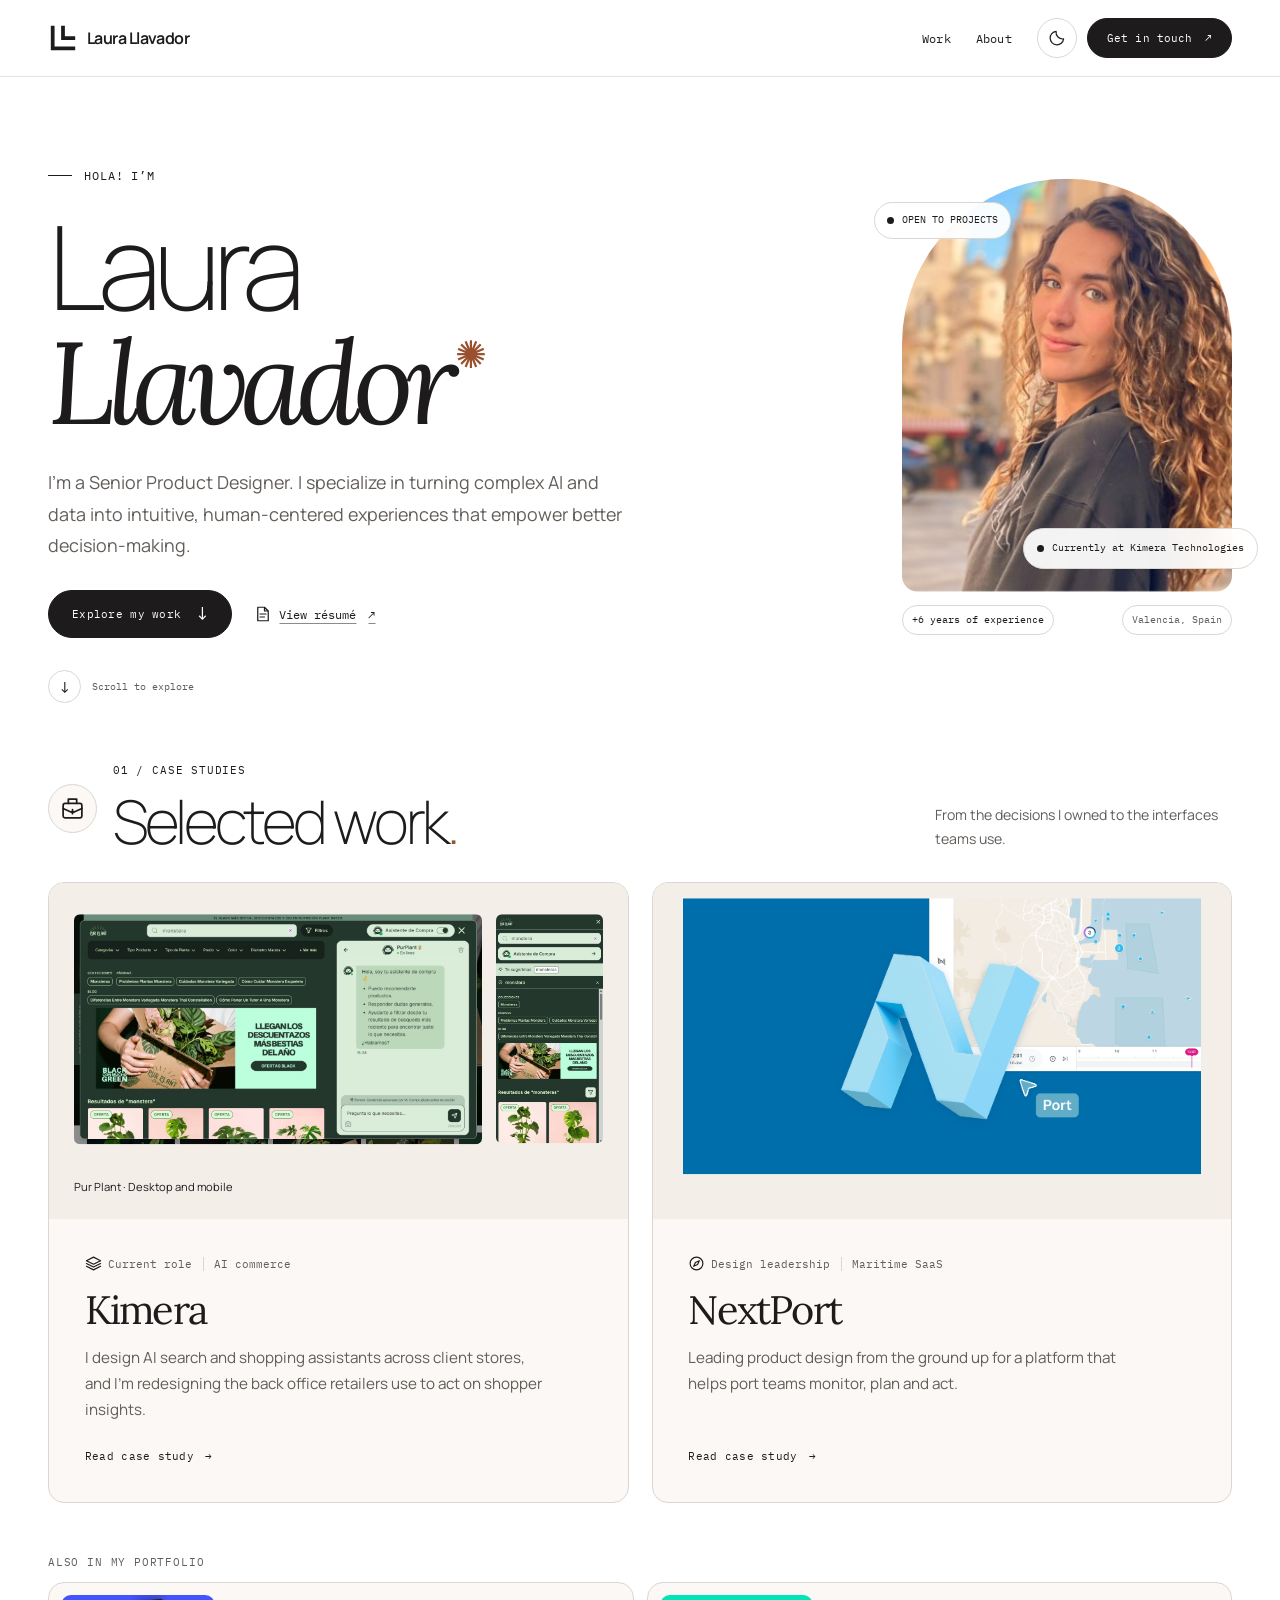
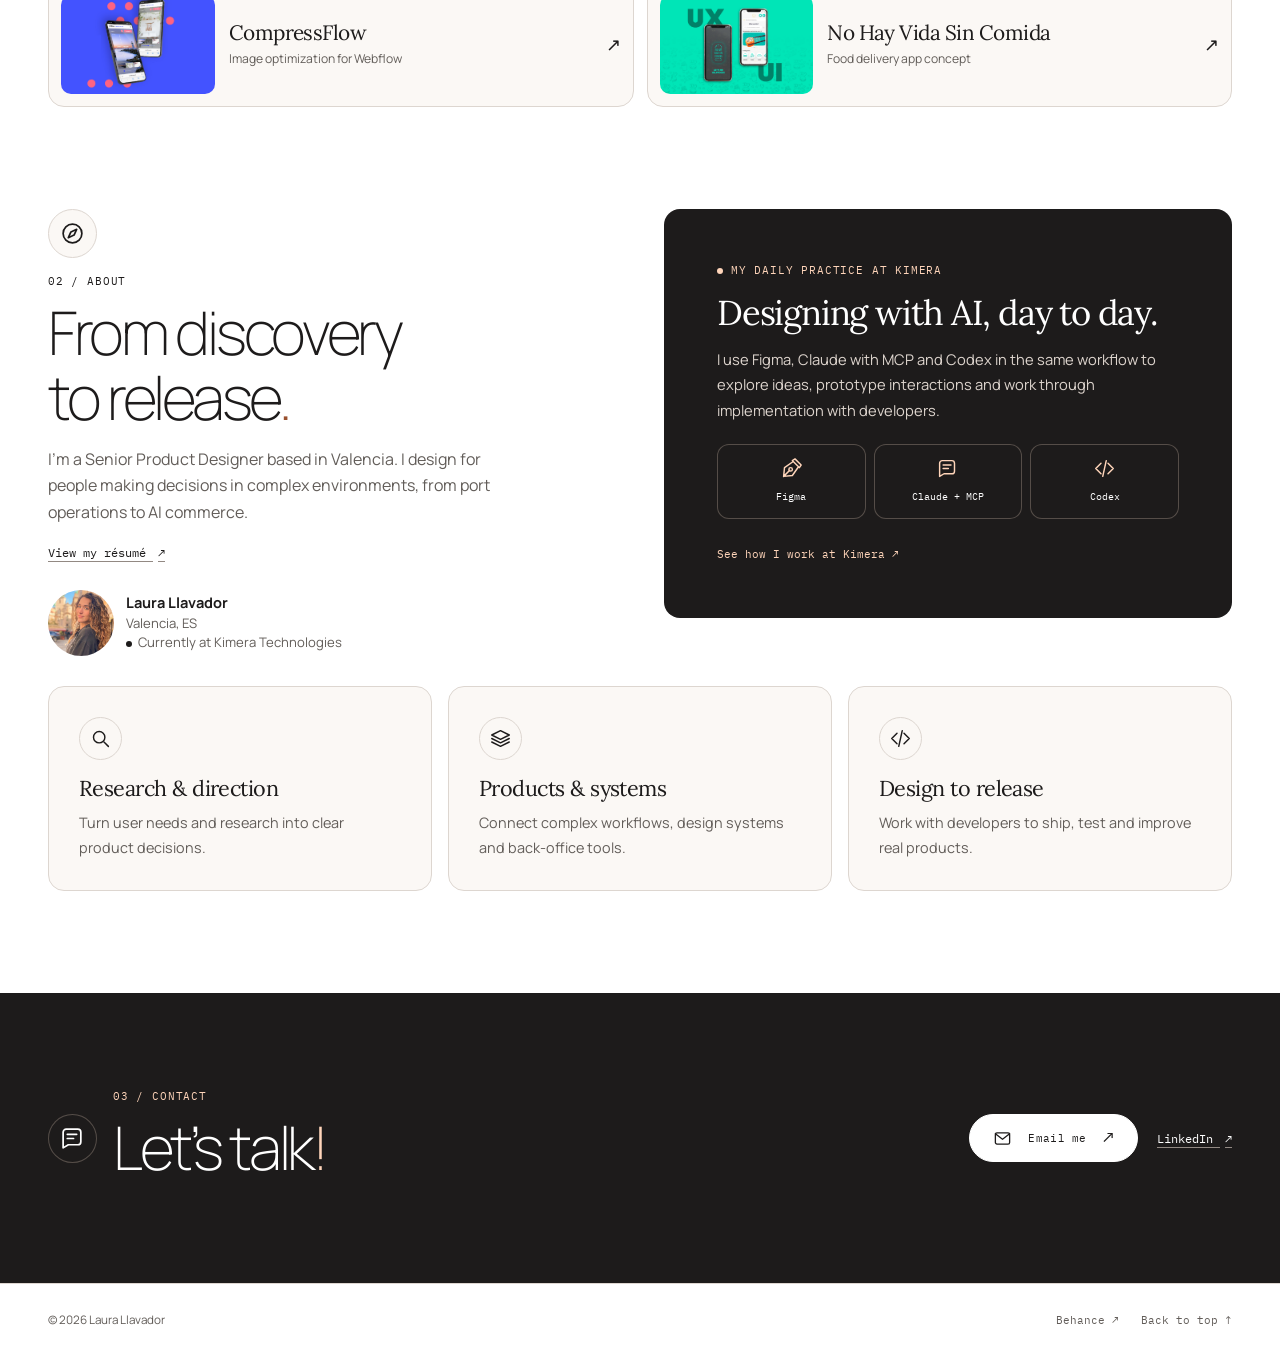
<file: index.html>
<!doctype html>
<html lang="en">
<head>
  <meta charset="utf-8">
  <meta name="viewport" content="width=device-width, initial-scale=1">
  <title>Laura Llavador — Senior Product Designer</title>
  <meta name="description" content="Laura Llavador, Senior Product Designer. End-to-end product design leadership at NextPort and an ongoing AI commerce and back-office redesign at Kimera.">
  <meta name="theme-color" content="#ffffff">
  <link rel="icon" href="favicon.svg" type="image/svg+xml">
  <script src="site-theme.js"></script>
  <link rel="preload" href="asset/fonts/manrope.ttf" as="font" type="font/ttf" crossorigin>
  <link rel="stylesheet" href="portfolio-fonts.css">
  <link rel="stylesheet" href="styles.css">
  <link rel="stylesheet" href="portfolio-motion.css">
  <script src="portfolio-motion.js" defer></script>
  <link rel="stylesheet" href="portfolio-blocks.css">
  <link rel="stylesheet" href="portfolio-hero.css">
  <link rel="stylesheet" href="site-navigation.css">
  <script src="site-navigation.js" defer></script>
  <link rel="stylesheet" href="portfolio-style.css">
</head>
<body class="home-reference">
  <a class="skip-link" href="#main">Skip to content</a>
  <header class="site-header">
    <div class="shell header-inner">
      <a class="wordmark" href="index.html" aria-label="Laura Llavador home"><svg class="brand-symbol" viewBox="0 0 32 32" aria-hidden="true" focusable="false"><path fill="currentColor" d="M3 3h4v22h22v4H3V3Zm11 0h4v11h11v4H14V3Z"/></svg><span class="brand-name">Laura Llavador</span></a>
      <nav class="main-nav" aria-label="Main"><a href="#work">Work</a><a href="#about">About</a></nav>
      <div class="header-actions">
        <button type="button" class="theme-toggle" role="switch" aria-checked="false" aria-label="Dark mode" title="Switch to dark mode" hidden>
          <svg class="theme-icon-sun" viewBox="0 0 24 24" fill="none" stroke="currentColor" stroke-width="1.6" stroke-linecap="round" aria-hidden="true" focusable="false"><circle cx="12" cy="12" r="4"/><path d="M12 2v2m0 16v2M2 12h2m16 0h2M5 5l1.4 1.4m11.2 11.2L19 19M5 19l1.4-1.4M17.6 6.4 19 5"/></svg>
          <svg class="theme-icon-moon" viewBox="0 0 24 24" fill="none" stroke="currentColor" stroke-width="1.6" stroke-linecap="round" stroke-linejoin="round" aria-hidden="true" focusable="false"><path d="M20.8 13.2A8.8 8.8 0 0 1 10.8 3.2a9 9 0 1 0 10 10Z"/></svg>
        </button>
        <a class="header-cta" href="mailto:lauxllavador@gmail.com">Get in touch <span aria-hidden="true">↗</span></a>
        <button type="button" class="menu-toggle" aria-label="Open navigation menu" aria-controls="mobile-menu" aria-expanded="false" aria-haspopup="dialog" hidden>
          <span class="menu-toggle-lines" aria-hidden="true"></span>
        </button>
      </div>
    </div>
  </header>

  <dialog class="mobile-menu" id="mobile-menu" aria-labelledby="mobile-menu-title">
    <div class="mobile-menu-header">
      <p class="eyebrow" id="mobile-menu-title">Explore</p>
      <button type="button" class="mobile-menu-close" aria-label="Close navigation menu" autofocus><svg viewBox="0 0 24 24" fill="none" stroke="currentColor" stroke-width="1.6" stroke-linecap="round" aria-hidden="true" focusable="false"><path d="m6 6 12 12M6 18 18 6"/></svg></button>
    </div>
    <nav class="mobile-menu-links" aria-label="Mobile main">
      <a href="#work"><span class="mobile-menu-number">01</span><span class="mobile-menu-label">Work</span><svg class="ui-icon" aria-hidden="true" focusable="false"><use href="asset/portfolio-icons.svg#arrow-right"/></svg></a>
      <a href="#about"><span class="mobile-menu-number">02</span><span class="mobile-menu-label">About</span><svg class="ui-icon" aria-hidden="true" focusable="false"><use href="asset/portfolio-icons.svg#arrow-right"/></svg></a>
      <a href="#contact"><span class="mobile-menu-number">03</span><span class="mobile-menu-label">Contact</span><svg class="ui-icon" aria-hidden="true" focusable="false"><use href="asset/portfolio-icons.svg#arrow-right"/></svg></a>
    </nav>
    <div class="mobile-menu-footer"><p>Senior Product Designer</p><a class="mobile-menu-email" href="mailto:lauxllavador@gmail.com">lauxllavador@gmail.com <span aria-hidden="true">↗</span></a></div>
  </dialog>

  <main id="main">
    <section class="shell hero hero-with-portrait hero-reference" aria-labelledby="hero-title">
      <div class="hero-copy">
        <p class="eyebrow hero-eyebrow">Hola! I’m</p>
        <h1 id="hero-title">Laura<br> <em>Llavador</em><span class="hero-flower" aria-hidden="true">✺</span></h1>
        <p class="hero-lede">I’m a Senior Product Designer. I specialize in turning complex AI and data into intuitive, human-centered experiences that empower better decision-making.</p>
        <div class="hero-actions">
          <a class="button button-primary" href="#work">Explore my work <span aria-hidden="true">↓</span></a>
          <a class="text-link icon-link" href="asset/LauraLlavadorCV.pdf" target="_blank" rel="noopener"><svg class="ui-icon" aria-hidden="true" focusable="false"><use href="asset/portfolio-icons.svg#file"/></svg>View résumé <span aria-hidden="true">↗</span></a>
        </div>
      </div>
      <figure class="hero-portrait">
        <div class="hero-portrait-frame">
          <div class="hero-portrait-photo">
            <img src="asset/laura-portrait.jpg" width="400" height="400" alt="Laura Llavador" fetchpriority="high" decoding="async">
          </div>
          <span class="portrait-availability"><span class="status-dot" aria-hidden="true"></span> Open to projects</span>
          <span class="portrait-note"><span class="status-dot" aria-hidden="true"></span> Currently at Kimera Technologies</span>
        </div>
        <figcaption><strong>+6 years of experience</strong><span>Valencia, Spain</span></figcaption>
      </figure>
      <a class="hero-scroll" href="#work"><span class="hero-scroll-icon" aria-hidden="true">↓</span><span>Scroll to explore</span></a>
    </section>

    <section class="shell work-section" id="work" aria-labelledby="work-title">
      <div class="section-intro">
        <div class="section-heading"><span class="section-mark"><svg class="ui-icon" aria-hidden="true" focusable="false"><use href="asset/portfolio-icons.svg#briefcase"/></svg></span><div><p class="eyebrow section-index">01 / CASE STUDIES</p><h2 id="work-title">Selected work<span class="accent">.</span></h2></div></div>
        <p>From the decisions I owned to the interfaces teams use.</p>
      </div>
      <div class="feature-grid">
        <article class="project-card project-kimera">
          <a class="project-link" href="kimera.html" aria-labelledby="kimera-card-title kimera-card-action">
            <figure class="project-art kimera-card-visual">
              <div class="kimera-card-screens">
                <img src="asset/kimera/live/purplant-search-desktop.jpg" width="1280" height="720" alt="Pur Plant’s desktop search and shopping assistant side by side" loading="lazy" decoding="async">
                <img src="asset/kimera/live/purplant-search-mobile.jpg" width="390" height="843" alt="Pur Plant’s mobile search with the assistant entry above the results" loading="lazy" decoding="async">
              </div>
              <figcaption>Pur Plant · Desktop and mobile</figcaption>
            </figure>
            <div class="project-content">
              <p class="project-meta kimera-card-meta"><span><svg class="ui-icon" aria-hidden="true" focusable="false"><use href="asset/portfolio-icons.svg#layers"/></svg> Current role</span><span>AI commerce</span></p>
              <h3 id="kimera-card-title">Kimera</h3>
              <p>I design AI search and shopping assistants across client stores, and I’m redesigning the back office retailers use to act on shopper insights.</p>
              <span class="case-link-label" id="kimera-card-action">Read case study <span aria-hidden="true">→</span></span>
            </div>
          </a>
        </article>
        <article class="project-card project-nextport">
          <a class="project-link" href="nextport.html" aria-labelledby="nextport-card-title nextport-card-action">
            <figure class="project-art nextport-card-visual">
              <img src="asset/nextport/nextporthero.png" width="2606" height="1390" alt="NextPort’s original project cover with the live maritime operations map" loading="lazy" decoding="async">
            </figure>
            <div class="project-content">
              <p class="project-meta"><span><svg class="ui-icon" aria-hidden="true" focusable="false"><use href="asset/portfolio-icons.svg#compass"/></svg> Design leadership</span><span>Maritime SaaS</span></p>
              <h3 id="nextport-card-title">NextPort</h3>
              <p>Leading product design from the ground up for a platform that helps port teams monitor, plan and act.</p>
              <span class="case-link-label" id="nextport-card-action">Read case study <span aria-hidden="true">→</span></span>
            </div>
          </a>
        </article>
      </div>

      <div class="more-work">
        <h3 class="eyebrow">Also in my portfolio</h3>
        <div class="secondary-projects">
          <a class="secondary-project" href="compressflow.html">
            <img class="secondary-preview" src="asset/webflow/webflowmain.png" alt="" loading="lazy" decoding="async">
            <span class="secondary-copy"><strong>CompressFlow</strong><span>Image optimization for Webflow</span></span>
            <span class="secondary-arrow" aria-hidden="true">↗</span>
          </a>
          <a class="secondary-project" href="comida.html">
            <img class="secondary-preview" src="asset/comida/comidamain.png" alt="" loading="lazy" decoding="async">
            <span class="secondary-copy"><strong>No Hay Vida Sin Comida</strong><span>Food delivery app concept</span></span>
            <span class="secondary-arrow" aria-hidden="true">↗</span>
          </a>
        </div>
      </div>
    </section>

    <section class="shell about-section" id="about" aria-labelledby="about-title">
      <div class="about-copy">
        <span class="section-mark"><svg class="ui-icon" aria-hidden="true" focusable="false"><use href="asset/portfolio-icons.svg#compass"/></svg></span>
        <p class="eyebrow section-index">02 / ABOUT</p>
        <h2 id="about-title">From discovery<br> to release<span class="accent">.</span></h2>
        <p>I’m a Senior Product Designer based in Valencia. I design for people making decisions in complex environments, from port operations to AI commerce.</p>
        <a class="text-link" href="asset/LauraLlavadorCV.pdf" target="_blank" rel="noopener">View my résumé <span aria-hidden="true">↗</span></a>
        <figure class="about-portrait">
          <img src="asset/laura-portrait.jpg" width="400" height="400" alt="Laura Llavador" loading="lazy" decoding="async">
          <figcaption>
            <strong>Laura Llavador</strong>
            <span>Valencia, ES</span>
            <span><span class="status-dot" aria-hidden="true"></span> Currently at Kimera Technologies</span>
          </figcaption>
        </figure>
      </div>
      <aside class="workflow" aria-labelledby="workflow-title">
        <p class="eyebrow workflow-eyebrow"><span class="status-dot" aria-hidden="true"></span> My daily practice at Kimera</p>
        <h3 id="workflow-title">Designing with AI, day to day.</h3>
        <p>I use Figma, Claude with MCP and Codex in the same workflow to explore ideas, prototype interactions and work through implementation with developers.</p>
        <div class="workflow-tools" aria-label="Daily design tools"><span><svg class="ui-icon" aria-hidden="true" focusable="false"><use href="asset/portfolio-icons.svg#pen"/></svg>Figma</span><span><svg class="ui-icon" aria-hidden="true" focusable="false"><use href="asset/portfolio-icons.svg#message"/></svg>Claude + MCP</span><span><svg class="ui-icon" aria-hidden="true" focusable="false"><use href="asset/portfolio-icons.svg#code"/></svg>Codex</span></div>
        <a href="kimera.html#workflow">See how I work at Kimera <span aria-hidden="true">↗</span></a>
      </aside>
      <div class="capability-grid">
        <article class="capability-card"><span class="icon-badge"><svg class="ui-icon" aria-hidden="true" focusable="false"><use href="asset/portfolio-icons.svg#search"/></svg></span><h3>Research &amp; direction</h3><p>Turn user needs and research into clear product decisions.</p></article>
        <article class="capability-card"><span class="icon-badge"><svg class="ui-icon" aria-hidden="true" focusable="false"><use href="asset/portfolio-icons.svg#layers"/></svg></span><h3>Products &amp; systems</h3><p>Connect complex workflows, design systems and back-office tools.</p></article>
        <article class="capability-card"><span class="icon-badge"><svg class="ui-icon" aria-hidden="true" focusable="false"><use href="asset/portfolio-icons.svg#code"/></svg></span><h3>Design to release</h3><p>Work with developers to ship, test and improve real products.</p></article>
      </div>
    </section>

    <section class="contact" id="contact" aria-labelledby="contact-title">
      <div class="shell contact-inner">
        <div class="section-heading"><span class="section-mark"><svg class="ui-icon" aria-hidden="true" focusable="false"><use href="asset/portfolio-icons.svg#message"/></svg></span><div><p class="eyebrow section-index">03 / CONTACT</p><h2 id="contact-title">Let’s talk<span class="accent">!</span></h2></div></div>
        <div class="contact-actions"><a class="button button-primary" href="mailto:lauxllavador@gmail.com"><svg class="ui-icon" aria-hidden="true" focusable="false"><use href="asset/portfolio-icons.svg#mail"/></svg>Email me <span aria-hidden="true">↗</span></a><a class="text-link" href="https://www.linkedin.com/in/laurallavadorgarcia/" target="_blank" rel="noopener">LinkedIn <span aria-hidden="true">↗</span></a></div>
      </div>
    </section>
  </main>

  <footer class="site-footer"><div class="shell footer-inner"><span>© 2026 Laura Llavador</span><div class="footer-links"><a href="https://www.behance.net/laurallavador" target="_blank" rel="noopener">Behance ↗</a><a href="#main">Back to top ↑</a></div></div></footer>
</body>
</html>
</file>
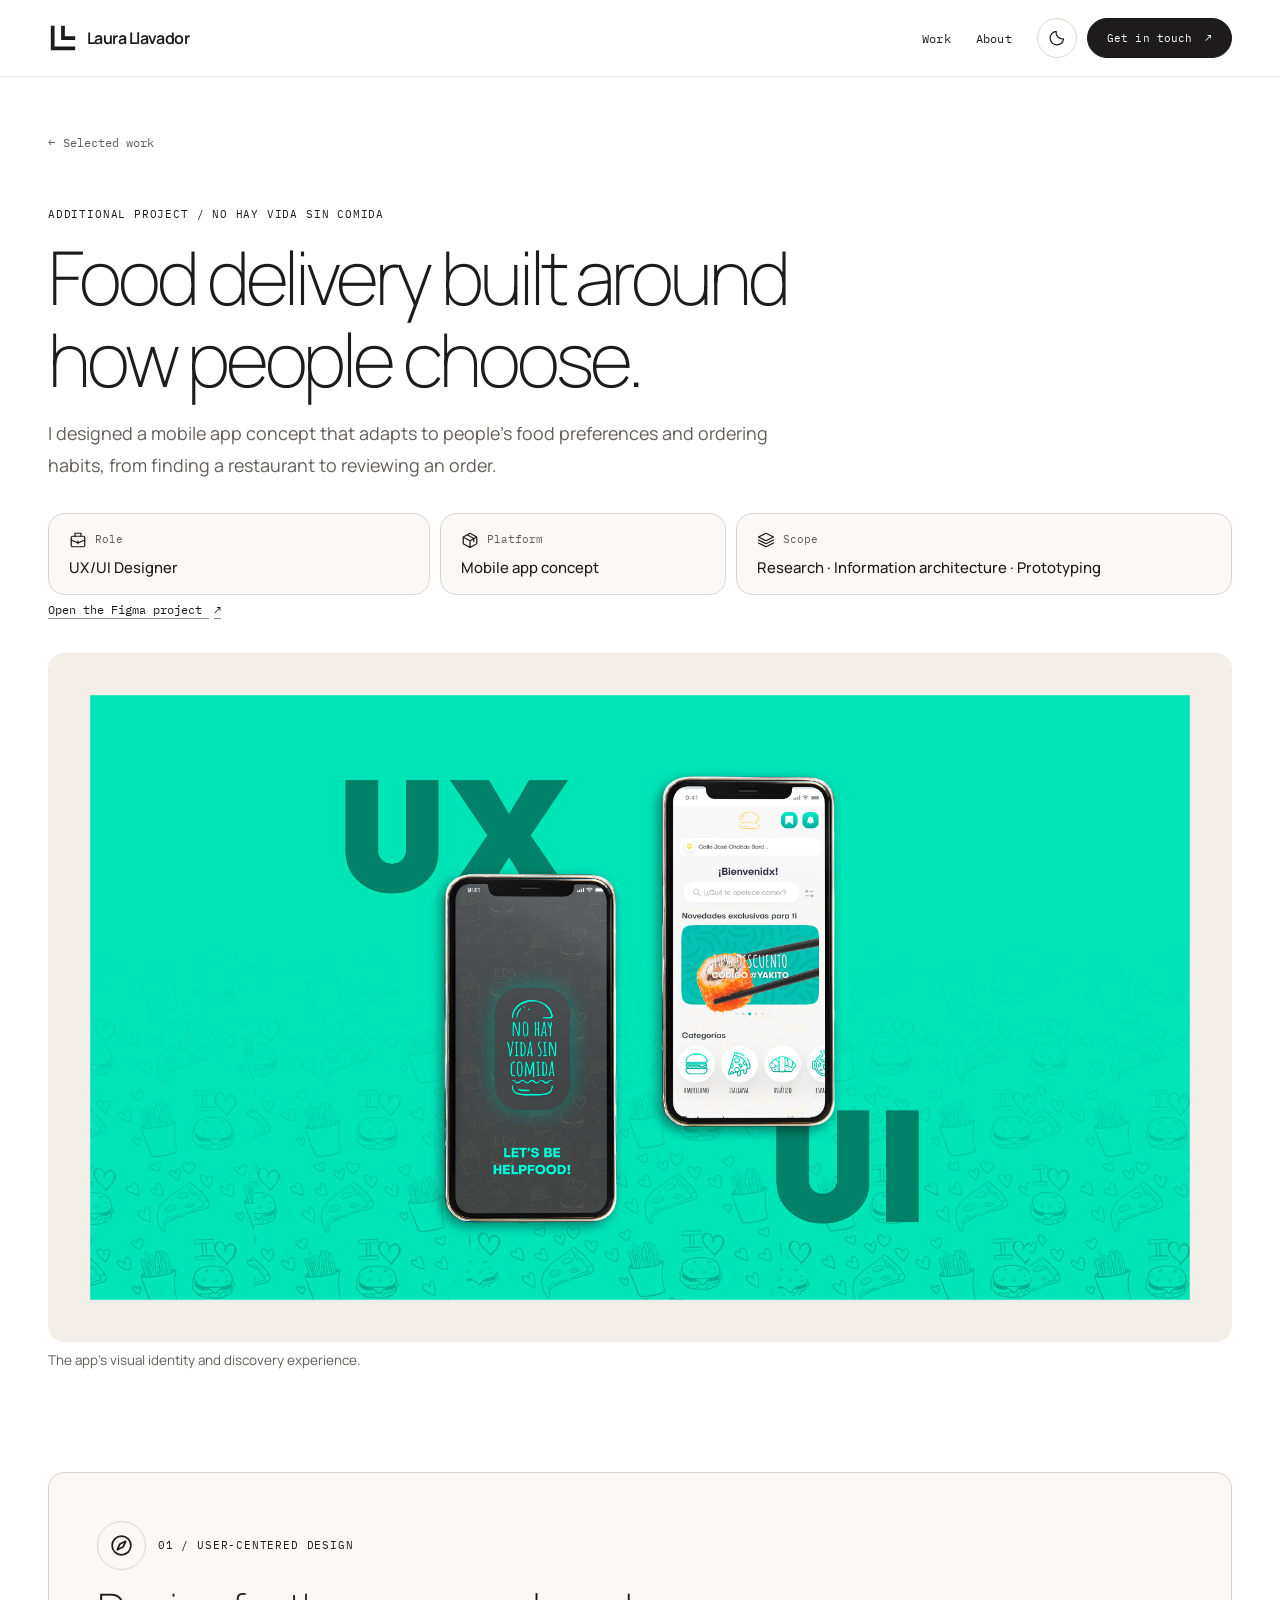
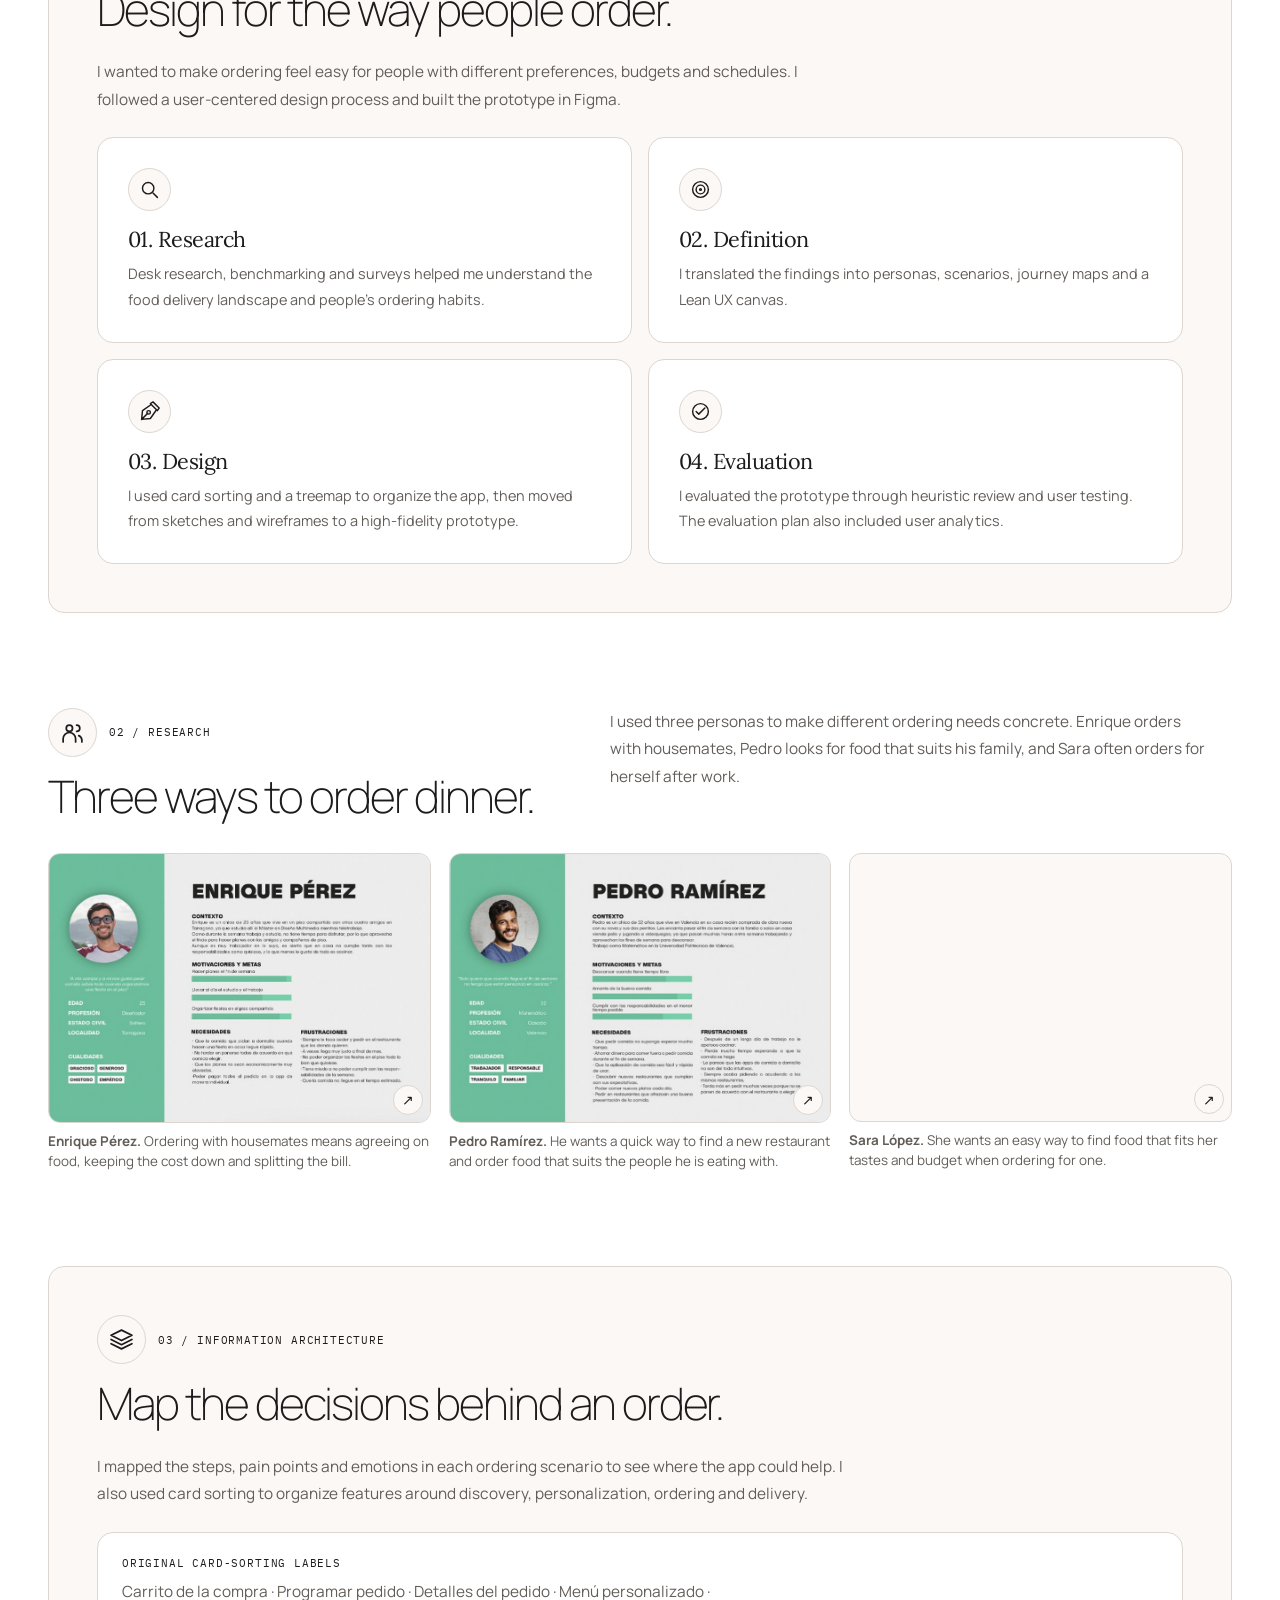
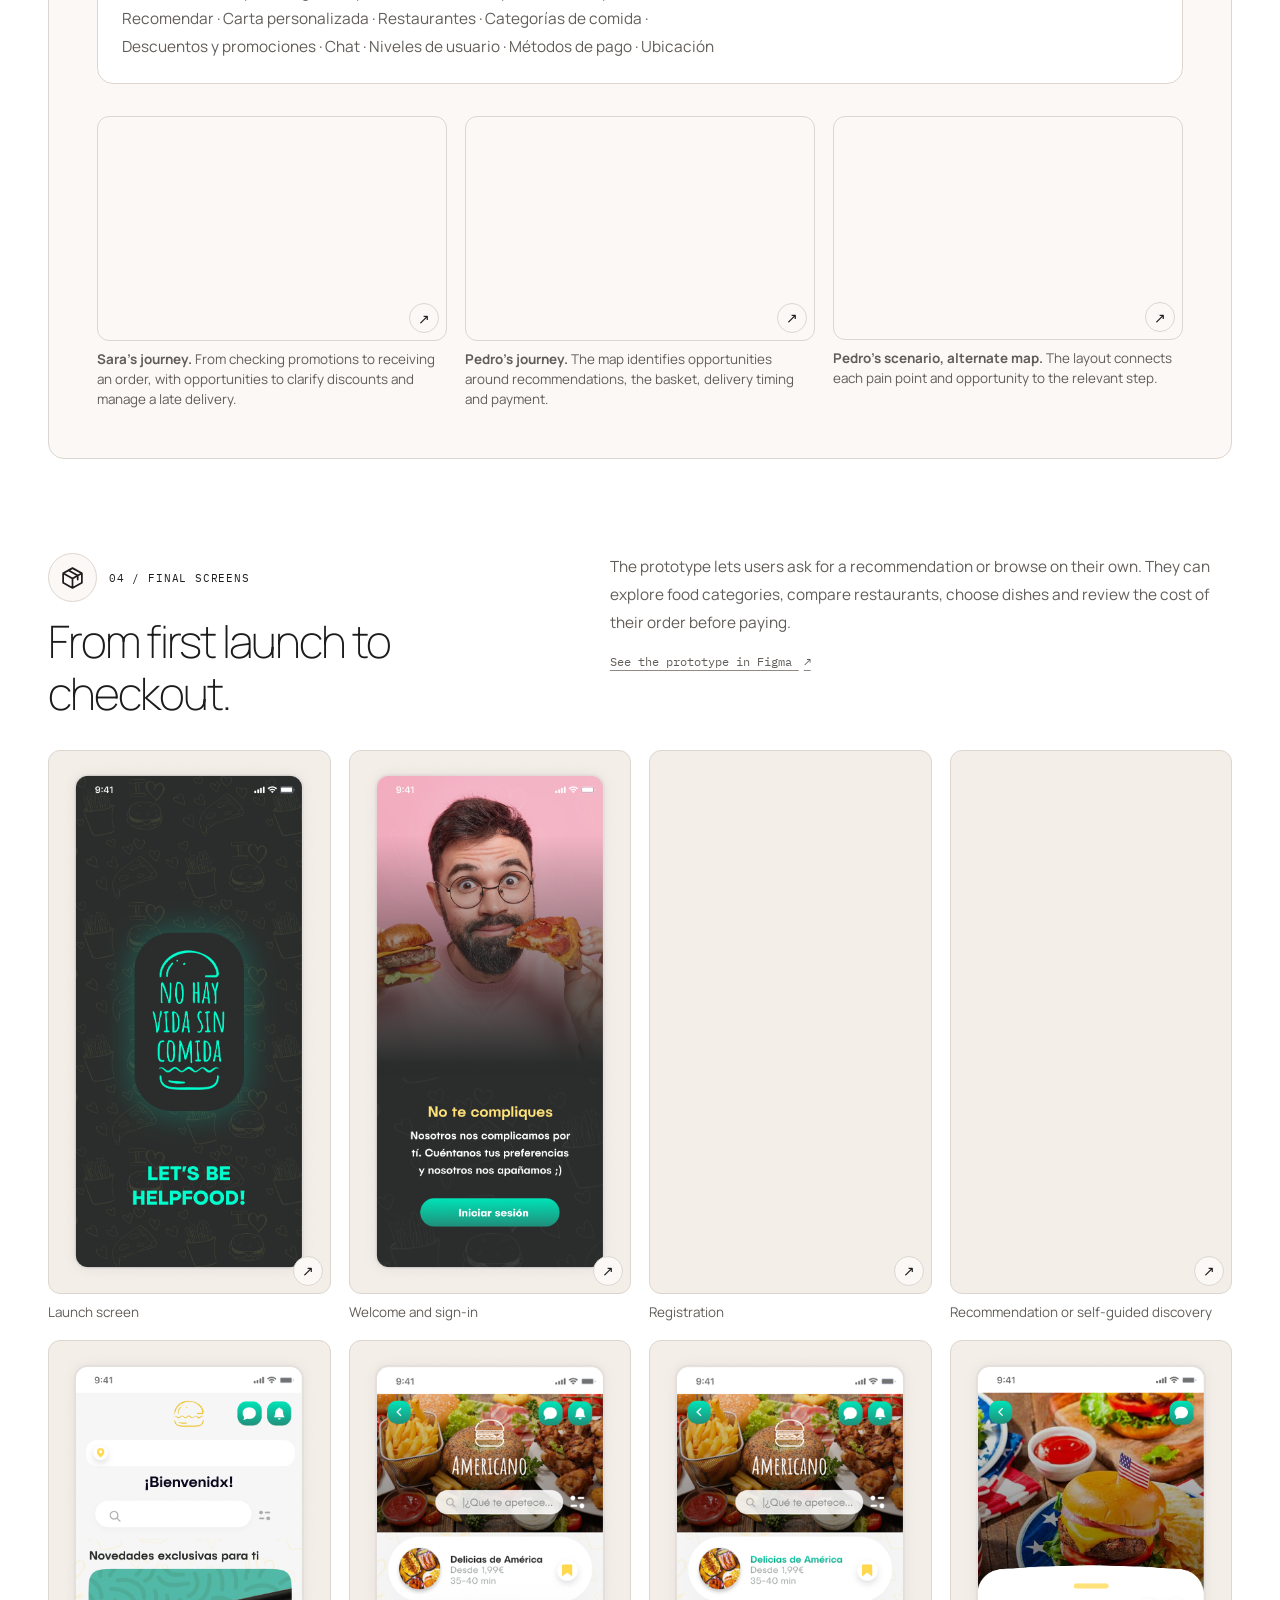
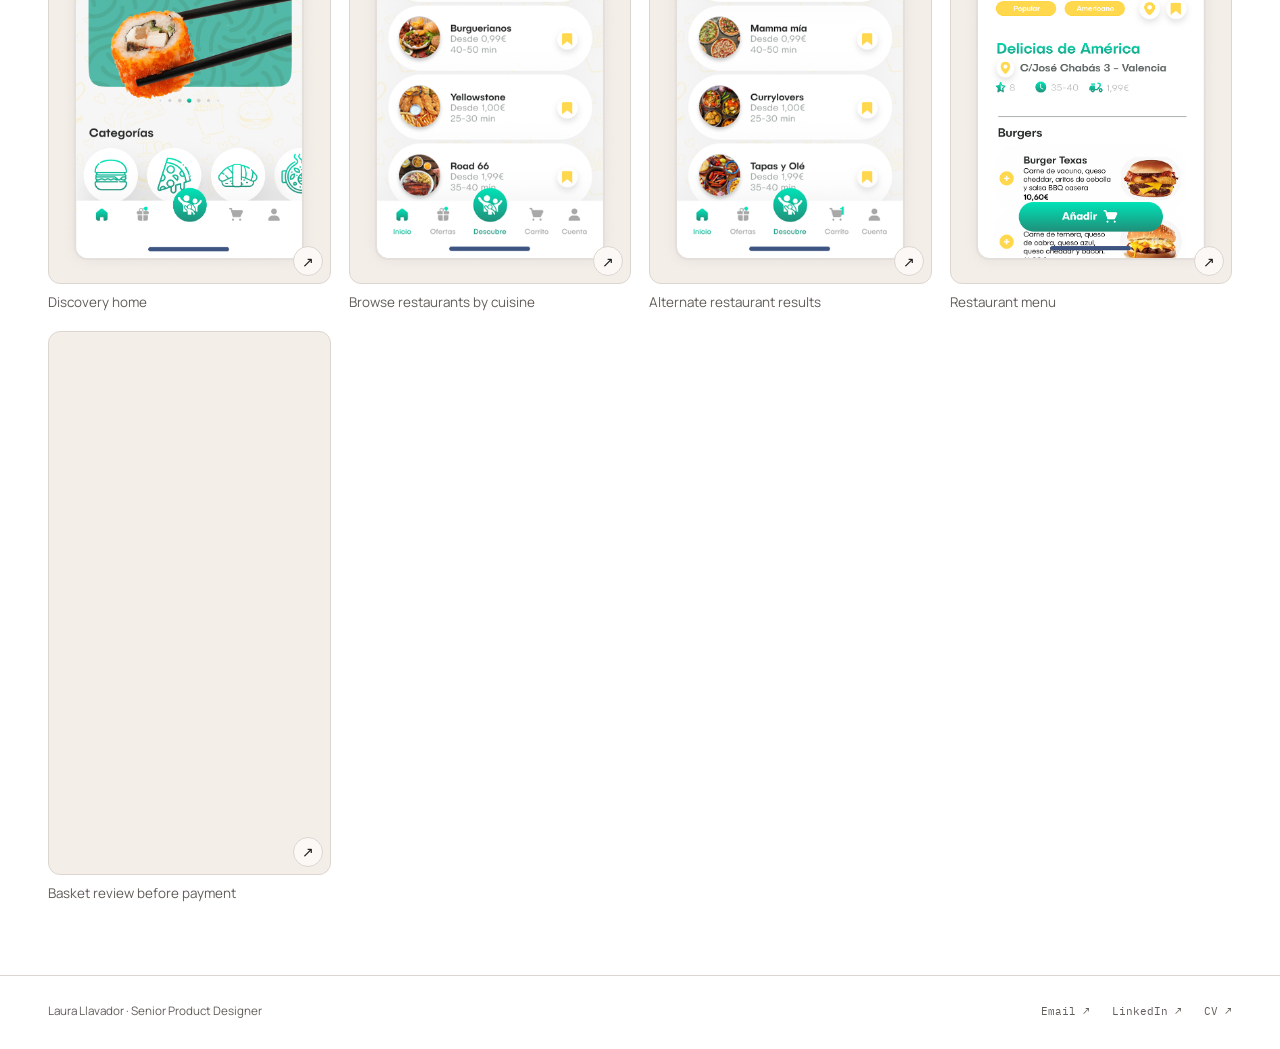
<file: comida.html>
<!doctype html>
<html lang="en">
<head>
  <meta charset="utf-8">
  <meta name="viewport" content="width=device-width, initial-scale=1">
  <meta name="theme-color" content="#ffffff">
  <meta name="description" content="Laura Llavador's mobile food delivery concept, from research and navigation to the ordering flow.">
  <title>No Hay Vida Sin Comida | Laura Llavador</title>
  <link rel="icon" href="favicon.svg" type="image/svg+xml">
  <script src="site-theme.js"></script>
  <link rel="preload" href="asset/fonts/manrope.ttf" as="font" type="font/ttf" crossorigin>
  <link rel="stylesheet" href="portfolio-fonts.css">
  <link rel="stylesheet" href="styles.css">
  <link rel="stylesheet" href="portfolio-motion.css">
  <script src="portfolio-motion.js" defer></script>
  <link rel="stylesheet" href="portfolio-blocks.css">
  <link rel="stylesheet" href="site-navigation.css">
  <script src="site-navigation.js" defer></script>
  <link rel="stylesheet" href="portfolio-style.css">
</head>
<body class="case-page case-comida">
  <a class="skip-link" href="#main">Skip to content</a>
  <header class="site-header">
    <div class="shell header-inner">
      <a class="wordmark" href="index.html" aria-label="Laura Llavador home"><svg class="brand-symbol" viewBox="0 0 32 32" aria-hidden="true" focusable="false"><path fill="currentColor" d="M3 3h4v22h22v4H3V3Zm11 0h4v11h11v4H14V3Z"/></svg><span class="brand-name">Laura Llavador</span></a>
      <nav class="main-nav" aria-label="Main">
        <a href="index.html#work">Work</a>
        <a href="index.html#about">About</a>
      </nav>
      <div class="header-actions">
        <button type="button" class="theme-toggle" role="switch" aria-checked="false" aria-label="Dark mode" title="Switch to dark mode" hidden>
          <svg class="theme-icon-sun" viewBox="0 0 24 24" fill="none" stroke="currentColor" stroke-width="1.6" stroke-linecap="round" aria-hidden="true" focusable="false"><circle cx="12" cy="12" r="4"/><path d="M12 2v2m0 16v2M2 12h2m16 0h2M5 5l1.4 1.4m11.2 11.2L19 19M5 19l1.4-1.4M17.6 6.4 19 5"/></svg>
          <svg class="theme-icon-moon" viewBox="0 0 24 24" fill="none" stroke="currentColor" stroke-width="1.6" stroke-linecap="round" stroke-linejoin="round" aria-hidden="true" focusable="false"><path d="M20.8 13.2A8.8 8.8 0 0 1 10.8 3.2a9 9 0 1 0 10 10Z"/></svg>
        </button>
        <a class="header-cta" href="mailto:lauxllavador@gmail.com">Get in touch <span aria-hidden="true">↗</span></a>
        <button type="button" class="menu-toggle" aria-label="Open navigation menu" aria-controls="mobile-menu" aria-expanded="false" aria-haspopup="dialog" hidden>
          <span class="menu-toggle-lines" aria-hidden="true"></span>
        </button>
      </div>
    </div>
  </header>

  <dialog class="mobile-menu" id="mobile-menu" aria-labelledby="mobile-menu-title">
    <div class="mobile-menu-header">
      <p class="eyebrow" id="mobile-menu-title">Explore</p>
      <button type="button" class="mobile-menu-close" aria-label="Close navigation menu" autofocus><svg viewBox="0 0 24 24" fill="none" stroke="currentColor" stroke-width="1.6" stroke-linecap="round" aria-hidden="true" focusable="false"><path d="m6 6 12 12M6 18 18 6"/></svg></button>
    </div>
    <nav class="mobile-menu-links" aria-label="Mobile main">
      <a href="index.html#work"><span class="mobile-menu-number">01</span><span class="mobile-menu-label">Work</span><svg class="ui-icon" aria-hidden="true" focusable="false"><use href="asset/portfolio-icons.svg#arrow-right"/></svg></a>
      <a href="index.html#about"><span class="mobile-menu-number">02</span><span class="mobile-menu-label">About</span><svg class="ui-icon" aria-hidden="true" focusable="false"><use href="asset/portfolio-icons.svg#arrow-right"/></svg></a>
      <a href="index.html#contact"><span class="mobile-menu-number">03</span><span class="mobile-menu-label">Contact</span><svg class="ui-icon" aria-hidden="true" focusable="false"><use href="asset/portfolio-icons.svg#arrow-right"/></svg></a>
    </nav>
    <div class="mobile-menu-footer"><p>Senior Product Designer</p><a class="mobile-menu-email" href="mailto:lauxllavador@gmail.com">lauxllavador@gmail.com <span aria-hidden="true">↗</span></a></div>
  </dialog>

  <main id="main">
    <section class="shell case-hero" aria-labelledby="case-title">
      <a class="case-kicker" href="index.html#work"><span aria-hidden="true">←</span> Selected work</a>
      <p class="eyebrow">Additional project / No Hay Vida Sin Comida</p>
      <h1 class="case-title" id="case-title">Food delivery built around how people choose.</h1>
      <p class="case-lede">I designed a mobile app concept that adapts to people's food preferences and ordering habits, from finding a restaurant to reviewing an order.</p>
      <dl class="case-meta">
        <div><dt><svg class="ui-icon" aria-hidden="true" focusable="false"><use href="asset/portfolio-icons.svg#briefcase"/></svg>Role</dt><dd>UX/UI Designer</dd></div>
        <div><dt><svg class="ui-icon" aria-hidden="true" focusable="false"><use href="asset/portfolio-icons.svg#package"/></svg>Platform</dt><dd>Mobile app concept</dd></div>
        <div><dt><svg class="ui-icon" aria-hidden="true" focusable="false"><use href="asset/portfolio-icons.svg#layers"/></svg>Scope</dt><dd>Research · Information architecture · Prototyping</dd></div>
      </dl>
      <p><a class="text-link" href="https://www.figma.com/file/KXexzQclgHFABuZZNzE1kl?type=design&amp;node-id=8%3A39&amp;mode=design" target="_blank" rel="noopener">Open the Figma project <span aria-hidden="true">↗</span></a></p>
    </section>

    <figure class="shell case-cover">
      <img src="asset/comida/comidamain.png" width="3594" height="1978" alt="No Hay Vida Sin Comida launch screen and mobile restaurant discovery screen" fetchpriority="high">
      <figcaption>The app's visual identity and discovery experience.</figcaption>
    </figure>

    <div class="shell case-body">
      <section class="case-section case-section--band" aria-labelledby="comida-methodology">
        <div class="case-section-head">
          <span class="section-mark"><svg class="ui-icon" aria-hidden="true" focusable="false"><use href="asset/portfolio-icons.svg#compass"/></svg></span>
          <p class="case-section-label">01 / User-centered design</p>
          <h2 id="comida-methodology">Design for the way people order.</h2>
        </div>
        <div class="case-copy">
          <p>I wanted to make ordering feel easy for people with different preferences, budgets and schedules. I followed a user-centered design process and built the prototype in Figma.</p>
        </div>
        <div class="process-grid">
          <article class="insight-card">
            <span class="icon-badge"><svg class="ui-icon" aria-hidden="true" focusable="false"><use href="asset/portfolio-icons.svg#search"/></svg></span>
            <h3>01. Research</h3>
            <p>Desk research, benchmarking and surveys helped me understand the food delivery landscape and people’s ordering habits.</p>
          </article>
          <article class="insight-card">
            <span class="icon-badge"><svg class="ui-icon" aria-hidden="true" focusable="false"><use href="asset/portfolio-icons.svg#target"/></svg></span>
            <h3>02. Definition</h3>
            <p>I translated the findings into personas, scenarios, journey maps and a Lean UX canvas.</p>
          </article>
          <article class="insight-card">
            <span class="icon-badge"><svg class="ui-icon" aria-hidden="true" focusable="false"><use href="asset/portfolio-icons.svg#pen"/></svg></span>
            <h3>03. Design</h3>
            <p>I used card sorting and a treemap to organize the app, then moved from sketches and wireframes to a high-fidelity prototype.</p>
          </article>
          <article class="insight-card">
            <span class="icon-badge"><svg class="ui-icon" aria-hidden="true" focusable="false"><use href="asset/portfolio-icons.svg#check"/></svg></span>
            <h3>04. Evaluation</h3>
            <p>I evaluated the prototype through heuristic review and user testing. The evaluation plan also included user analytics.</p>
          </article>
        </div>
      </section>

      <section class="case-section" aria-labelledby="comida-personas">
        <div class="case-section-head">
          <span class="section-mark"><svg class="ui-icon" aria-hidden="true" focusable="false"><use href="asset/portfolio-icons.svg#users"/></svg></span>
          <p class="case-section-label">02 / Research</p>
          <h2 id="comida-personas">Three ways to order dinner.</h2>
        </div>
        <div class="case-copy">
          <p>I used three personas to make different ordering needs concrete. Enrique orders with housemates, Pedro looks for food that suits his family, and Sara often orders for herself after work.</p>
        </div>
        <div class="case-grid case-three-grid">
          <figure class="case-figure">
            <a class="case-image-link" href="asset/comida/user1.png" target="_blank" rel="noopener" aria-label="Open Enrique Pérez’s persona at full size">
              <img src="asset/comida/user1.png" width="3420" height="2412" alt="Research persona for Enrique Pérez, with his context, goals, needs and frustrations" loading="lazy" decoding="async">
            </a>
            <figcaption><strong>Enrique Pérez.</strong> Ordering with housemates means agreeing on food, keeping the cost down and splitting the bill.</figcaption>
          </figure>
          <figure class="case-figure">
            <a class="case-image-link" href="asset/comida/user2.png" target="_blank" rel="noopener" aria-label="Open Pedro Ramírez’s persona at full size">
              <img src="asset/comida/user2.png" width="3426" height="2418" alt="Research persona for Pedro Ramírez, with his context, goals, needs and frustrations" loading="lazy" decoding="async">
            </a>
            <figcaption><strong>Pedro Ramírez.</strong> He wants a quick way to find a new restaurant and order food that suits the people he is eating with.</figcaption>
          </figure>
          <figure class="case-figure">
            <a class="case-image-link" href="asset/comida/user3.png" target="_blank" rel="noopener" aria-label="Open Sara López’s persona at full size">
              <img src="asset/comida/user3.png" width="3420" height="2406" alt="Research persona for Sara López, with her context, goals, needs and frustrations" loading="lazy" decoding="async">
            </a>
            <figcaption><strong>Sara López.</strong> She wants an easy way to find food that fits her tastes and budget when ordering for one.</figcaption>
          </figure>
        </div>
      </section>

      <section class="case-section case-section--band" aria-labelledby="comida-architecture">
        <div class="case-section-head">
          <span class="section-mark"><svg class="ui-icon" aria-hidden="true" focusable="false"><use href="asset/portfolio-icons.svg#layers"/></svg></span>
          <p class="case-section-label">03 / Information architecture</p>
          <h2 id="comida-architecture">Map the decisions behind an order.</h2>
        </div>
        <div class="case-copy">
          <p>I mapped the steps, pain points and emotions in each ordering scenario to see where the app could help. I also used card sorting to organize features around discovery, personalization, ordering and delivery.</p>
        </div>
        <div class="case-callout">
          <p class="eyebrow">Original card-sorting labels</p>
          <div class="case-copy" lang="es">
            <p>Carrito de la compra · Programar pedido · Detalles del pedido · Menú personalizado · Recomendar · Carta personalizada · Restaurantes · Categorías de comida · Descuentos y promociones · Chat · Niveles de usuario · Métodos de pago · Ubicación</p>
          </div>
        </div>
        <div class="case-grid case-three-grid">
          <figure class="case-figure">
            <a class="case-image-link" href="asset/comida/journey1.png" target="_blank" rel="noopener" aria-label="Open Sara López’s journey map at full size">
              <img src="asset/comida/journey1.png" width="1259" height="810" alt="Sara López’s ordering journey map with actions, pain points, emotions and opportunities" loading="lazy" decoding="async">
            </a>
            <figcaption><strong>Sara’s journey.</strong> From checking promotions to receiving an order, with opportunities to clarify discounts and manage a late delivery.</figcaption>
          </figure>
          <figure class="case-figure">
            <a class="case-image-link" href="asset/comida/journey2.png" target="_blank" rel="noopener" aria-label="Open Pedro Ramírez’s journey map at full size">
              <img src="asset/comida/journey2.png" width="1263" height="810" alt="Pedro Ramírez’s ordering journey map covering recommendations, scheduling, payment and delivery" loading="lazy" decoding="async">
            </a>
            <figcaption><strong>Pedro’s journey.</strong> The map identifies opportunities around recommendations, the basket, delivery timing and payment.</figcaption>
          </figure>
          <figure class="case-figure">
            <a class="case-image-link" href="asset/comida/journey3.png" target="_blank" rel="noopener" aria-label="Open the alternate layout of Pedro Ramírez’s journey map at full size">
              <img src="asset/comida/journey3.png" width="1265" height="810" alt="Alternate layout of Pedro’s scenario with pain points aligned to the steps they affect" loading="lazy" decoding="async">
            </a>
            <figcaption><strong>Pedro’s scenario, alternate map.</strong> The layout connects each pain point and opportunity to the relevant step.</figcaption>
          </figure>
        </div>
      </section>

      <section class="case-section" aria-labelledby="comida-flow">
        <div class="case-section-head">
          <span class="section-mark"><svg class="ui-icon" aria-hidden="true" focusable="false"><use href="asset/portfolio-icons.svg#package"/></svg></span>
          <p class="case-section-label">04 / Final screens</p>
          <h2 id="comida-flow">From first launch to checkout.</h2>
        </div>
        <div class="case-copy">
          <p>The prototype lets users ask for a recommendation or browse on their own. They can explore food categories, compare restaurants, choose dishes and review the cost of their order before paying.</p>
          <p><a class="text-link" href="https://www.figma.com/file/KXexzQclgHFABuZZNzE1kl?type=design&amp;node-id=8%3A39&amp;mode=design" target="_blank" rel="noopener">See the prototype in Figma <span aria-hidden="true">↗</span></a></p>
        </div>
        <div class="case-grid case-phone-grid case-gallery-4">
          <figure class="case-figure">
            <a class="case-image-link" href="asset/comida/screen1.png" target="_blank" rel="noopener" aria-label="Open the launch screen at full size">
              <img src="asset/comida/screen1.png" width="757" height="1536" alt="Dark launch screen with the No Hay Vida Sin Comida wordmark" loading="lazy" decoding="async">
            </a>
            <figcaption>Launch screen</figcaption>
          </figure>
          <figure class="case-figure">
            <a class="case-image-link" href="asset/comida/screen2.png" target="_blank" rel="noopener" aria-label="Open the welcome screen at full size">
              <img src="asset/comida/screen2.png" width="757" height="1536" alt="Welcome screen that introduces personalized food suggestions and offers sign-in" loading="lazy" decoding="async">
            </a>
            <figcaption>Welcome and sign-in</figcaption>
          </figure>
          <figure class="case-figure">
            <a class="case-image-link" href="asset/comida/screen4.png" target="_blank" rel="noopener" aria-label="Open the registration screen at full size">
              <img src="asset/comida/screen4.png" width="757" height="1536" alt="Registration screen with account fields and social sign-in options" loading="lazy" decoding="async">
            </a>
            <figcaption>Registration</figcaption>
          </figure>
          <figure class="case-figure">
            <a class="case-image-link" href="asset/comida/screen3.png" target="_blank" rel="noopener" aria-label="Open the discovery choice screen at full size">
              <img src="asset/comida/screen3.png" width="757" height="1536" alt="Onboarding choice between asking for a food recommendation and choosing independently" loading="lazy" decoding="async">
            </a>
            <figcaption>Recommendation or self-guided discovery</figcaption>
          </figure>
          <figure class="case-figure">
            <a class="case-image-link" href="asset/comida/screen6.png" target="_blank" rel="noopener" aria-label="Open the discovery home screen at full size">
              <img src="asset/comida/screen6.png" width="757" height="1536" alt="Discovery home with search, featured food and food categories" loading="lazy" decoding="async">
            </a>
            <figcaption>Discovery home</figcaption>
          </figure>
          <figure class="case-figure">
            <a class="case-image-link" href="asset/comida/screen7.png" target="_blank" rel="noopener" aria-label="Open the cuisine results at full size">
              <img src="asset/comida/screen7.png" width="757" height="1538" alt="American cuisine results with restaurant names, delivery times and a minimum order" loading="lazy" decoding="async">
            </a>
            <figcaption>Browse restaurants by cuisine</figcaption>
          </figure>
          <figure class="case-figure">
            <a class="case-image-link" href="asset/comida/screen9.png" target="_blank" rel="noopener" aria-label="Open the alternate restaurant results at full size">
              <img src="asset/comida/screen9.png" width="757" height="1538" alt="Alternate restaurant list showing Delicias de América, Mamma Mia, Currylovers and Tapas y Olé" loading="lazy" decoding="async">
            </a>
            <figcaption>Alternate restaurant results</figcaption>
          </figure>
          <figure class="case-figure">
            <a class="case-image-link" href="asset/comida/screen8.png" target="_blank" rel="noopener" aria-label="Open the restaurant menu at full size">
              <img src="asset/comida/screen8.png" width="757" height="1539" alt="Delicias de América restaurant menu with dishes, prices and an add-to-basket control" loading="lazy" decoding="async">
            </a>
            <figcaption>Restaurant menu</figcaption>
          </figure>
          <figure class="case-figure">
            <a class="case-image-link" href="asset/comida/screen10.png" target="_blank" rel="noopener" aria-label="Open the basket screen at full size">
              <img src="asset/comida/screen10.png" width="757" height="1538" alt="Basket review with item quantities, delivery fee, discount and order total" loading="lazy" decoding="async">
            </a>
            <figcaption>Basket review before payment</figcaption>
          </figure>
        </div>
      </section>
    </div>
  </main>

  <footer class="site-footer">
    <div class="shell footer-inner">
      <span>Laura Llavador · Senior Product Designer</span>
      <div class="footer-links">
        <a href="mailto:lauxllavador@gmail.com">Email <span aria-hidden="true">↗</span></a>
        <a href="https://www.linkedin.com/in/laurallavadorgarcia/">LinkedIn <span aria-hidden="true">↗</span></a>
        <a href="asset/LauraLlavadorCV.pdf">CV <span aria-hidden="true">↗</span></a>
      </div>
    </div>
  </footer>
</body>
</html>
</file>
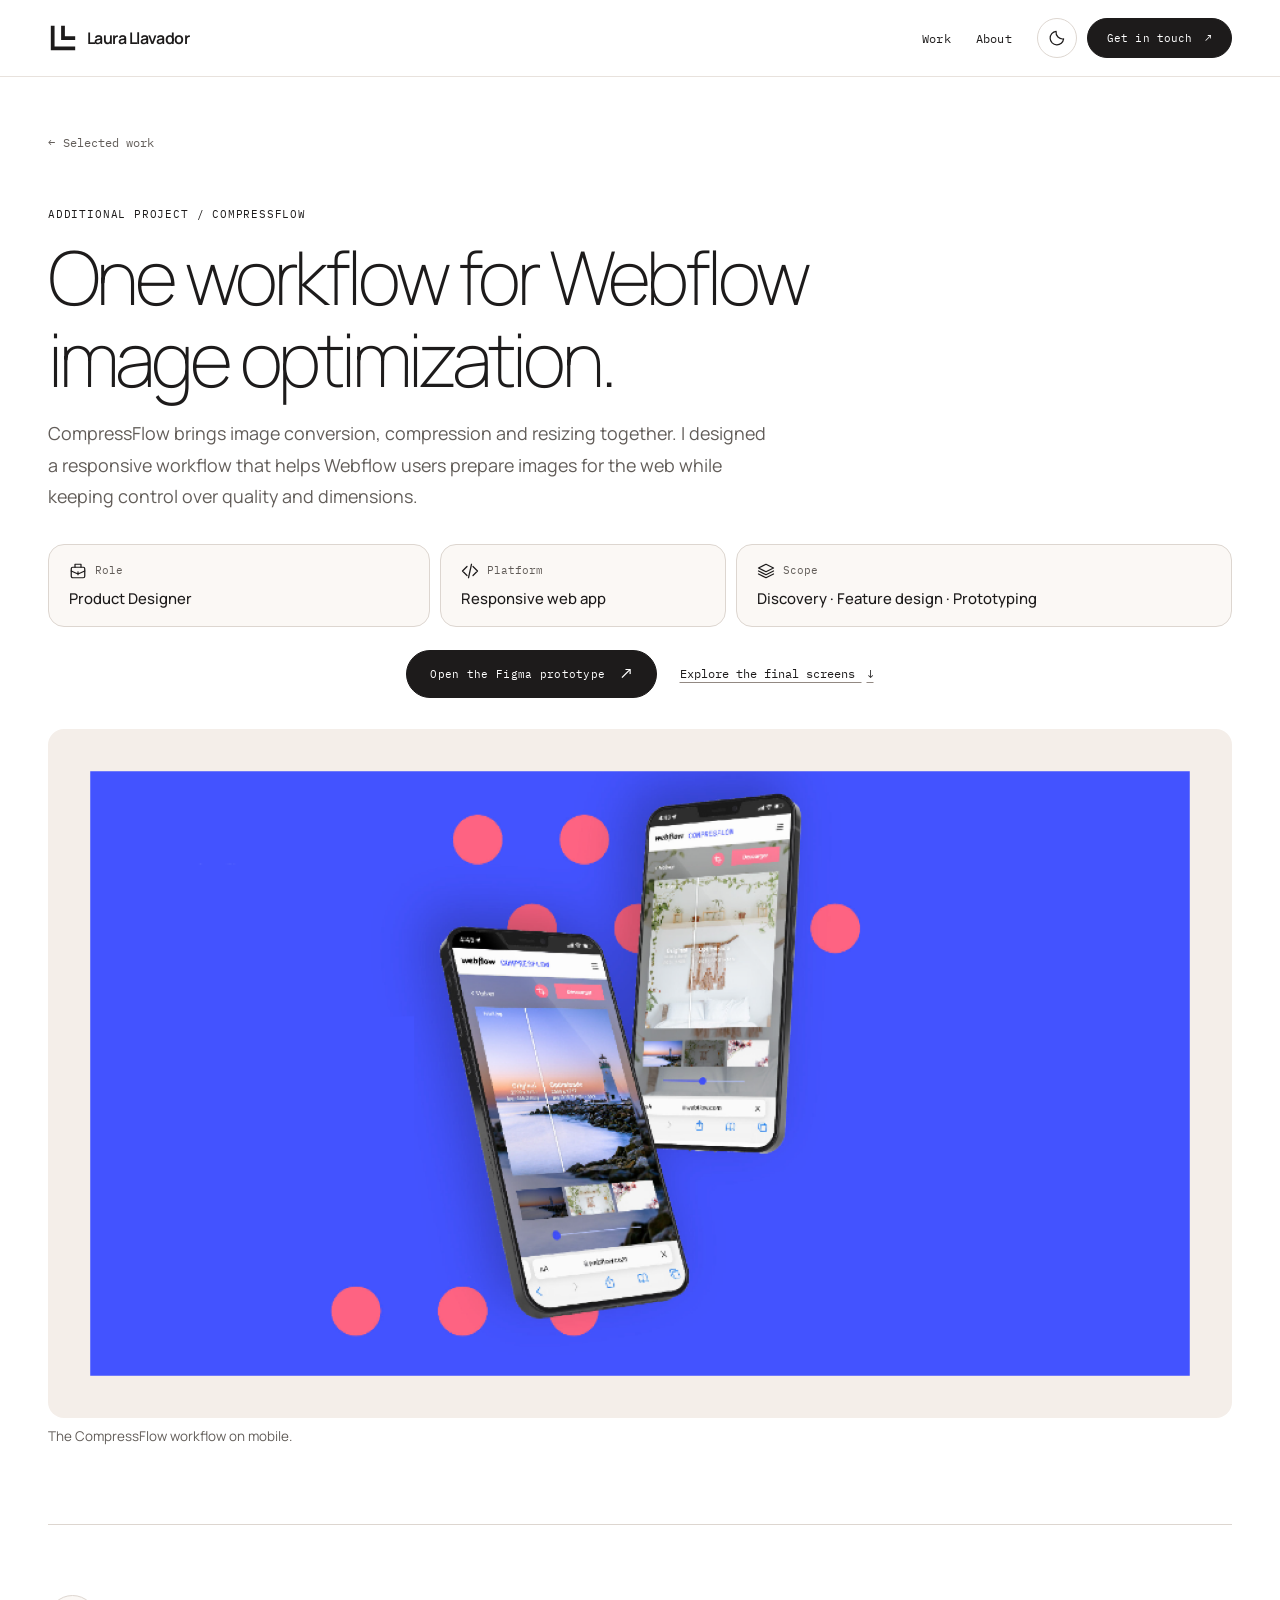
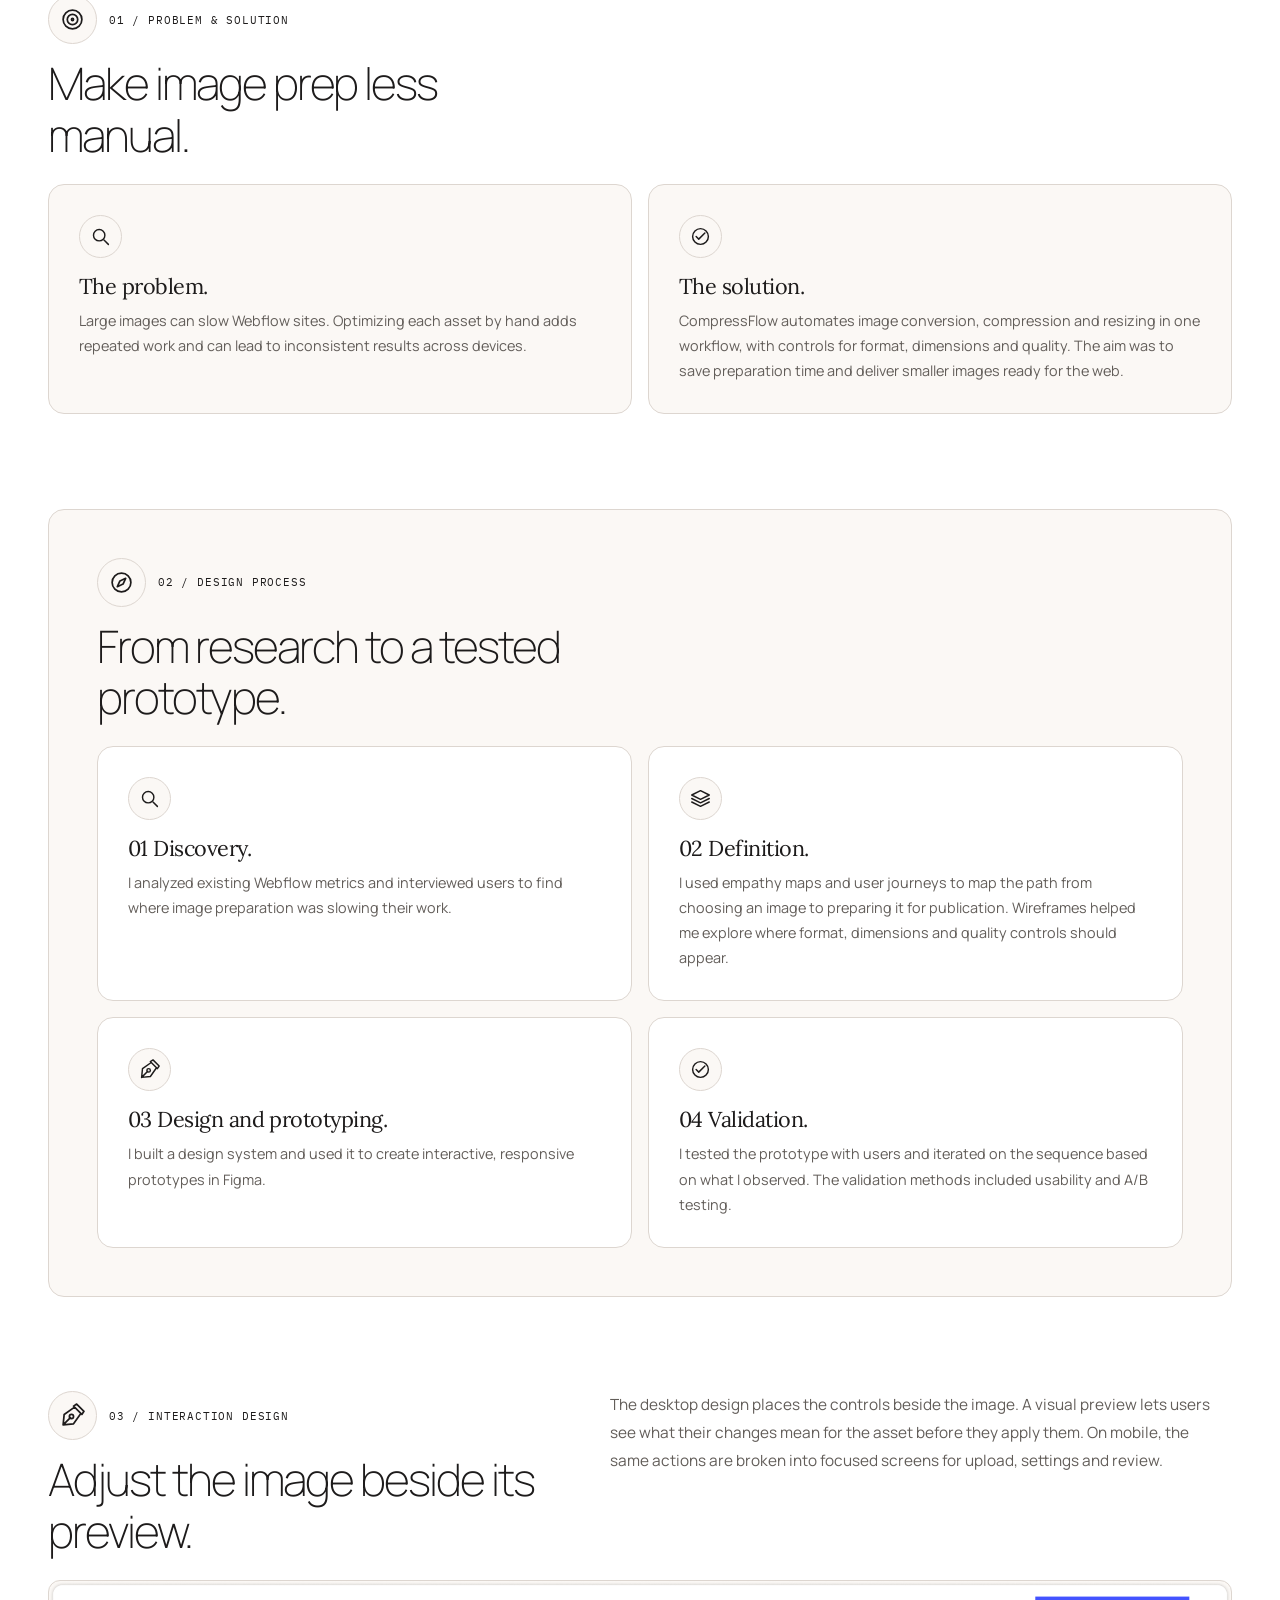
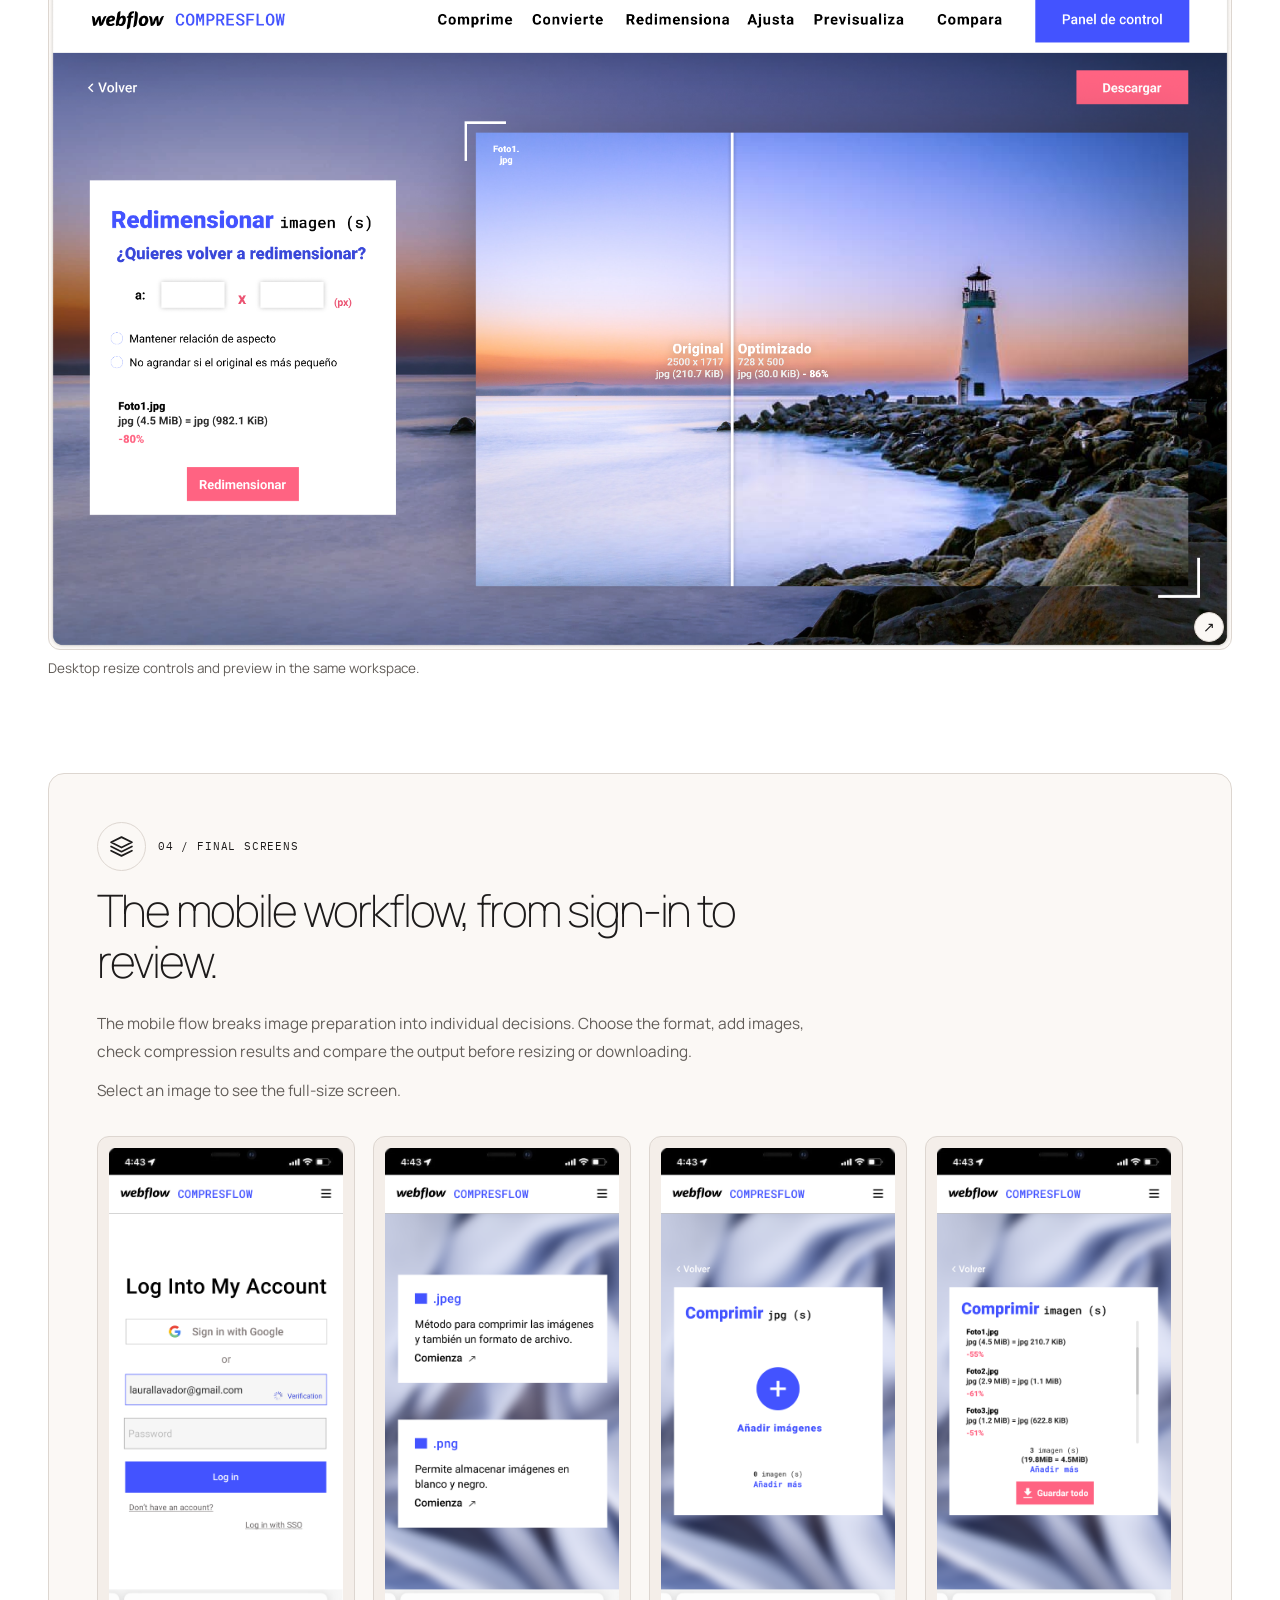
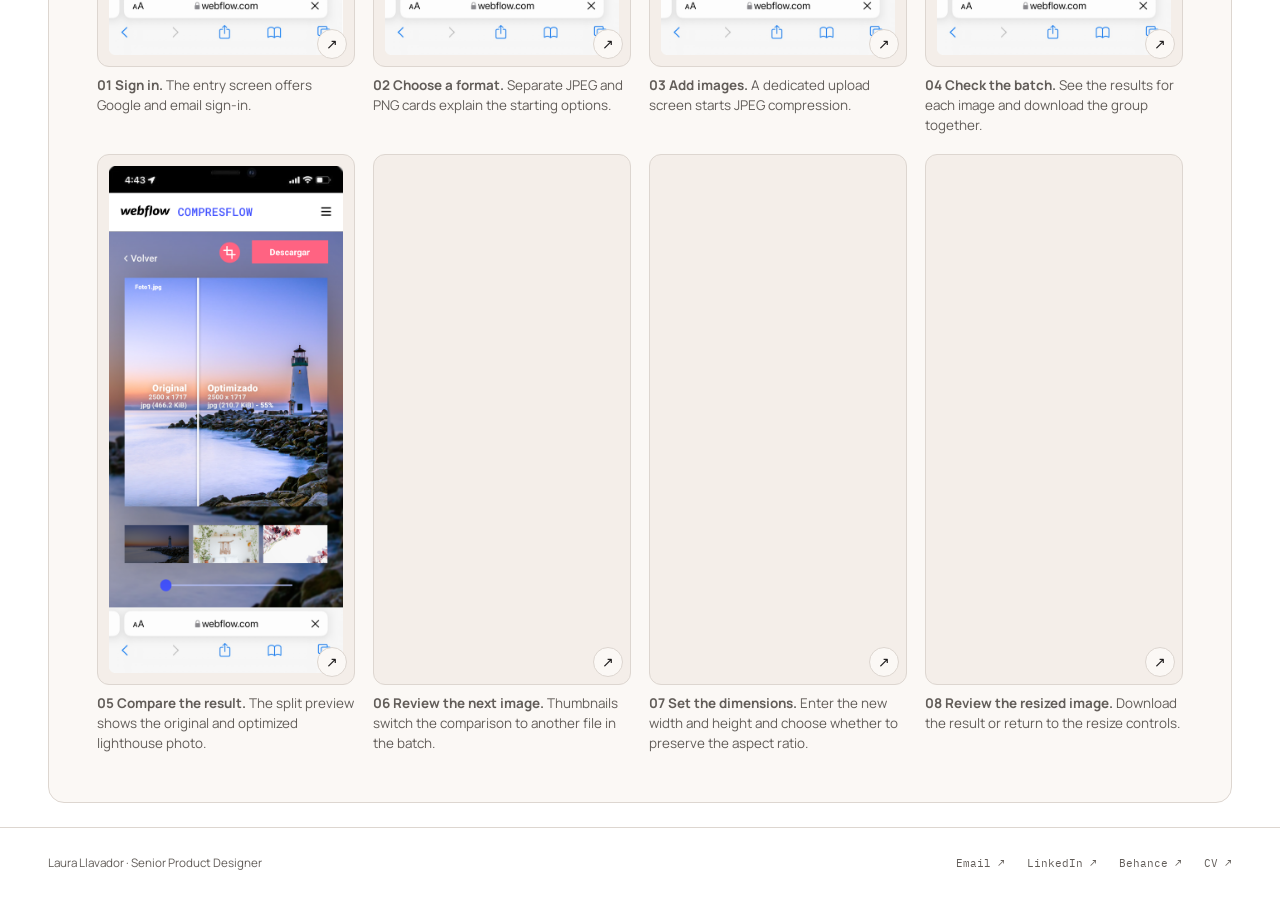
<file: compressflow.html>
<!doctype html>
<html lang="en">
<head>
  <meta charset="utf-8">
  <meta name="viewport" content="width=device-width, initial-scale=1">
  <meta name="theme-color" content="#ffffff">
  <meta name="description" content="Laura Llavador's responsive design for CompressFlow, an image optimization workflow for Webflow users.">
  <title>CompressFlow | Laura Llavador</title>
  <link rel="icon" href="favicon.svg" type="image/svg+xml">
  <script src="site-theme.js"></script>
  <link rel="preload" href="asset/fonts/manrope.ttf" as="font" type="font/ttf" crossorigin>
  <link rel="stylesheet" href="portfolio-fonts.css">
  <link rel="stylesheet" href="styles.css">
  <link rel="stylesheet" href="portfolio-motion.css">
  <script src="portfolio-motion.js" defer></script>
  <link rel="stylesheet" href="portfolio-blocks.css">
  <link rel="stylesheet" href="site-navigation.css">
  <script src="site-navigation.js" defer></script>
  <link rel="stylesheet" href="portfolio-style.css">
</head>
<body class="case-page case-compressflow">
  <a class="skip-link" href="#main">Skip to content</a>
  <header class="site-header">
    <div class="shell header-inner">
      <a class="wordmark" href="index.html" aria-label="Laura Llavador home"><svg class="brand-symbol" viewBox="0 0 32 32" aria-hidden="true" focusable="false"><path fill="currentColor" d="M3 3h4v22h22v4H3V3Zm11 0h4v11h11v4H14V3Z"/></svg><span class="brand-name">Laura Llavador</span></a>
      <nav class="main-nav" aria-label="Main">
        <a href="index.html#work">Work</a>
        <a href="index.html#about">About</a>
      </nav>
      <div class="header-actions">
        <button type="button" class="theme-toggle" role="switch" aria-checked="false" aria-label="Dark mode" title="Switch to dark mode" hidden>
          <svg class="theme-icon-sun" viewBox="0 0 24 24" fill="none" stroke="currentColor" stroke-width="1.6" stroke-linecap="round" aria-hidden="true" focusable="false"><circle cx="12" cy="12" r="4"/><path d="M12 2v2m0 16v2M2 12h2m16 0h2M5 5l1.4 1.4m11.2 11.2L19 19M5 19l1.4-1.4M17.6 6.4 19 5"/></svg>
          <svg class="theme-icon-moon" viewBox="0 0 24 24" fill="none" stroke="currentColor" stroke-width="1.6" stroke-linecap="round" stroke-linejoin="round" aria-hidden="true" focusable="false"><path d="M20.8 13.2A8.8 8.8 0 0 1 10.8 3.2a9 9 0 1 0 10 10Z"/></svg>
        </button>
        <a class="header-cta" href="mailto:lauxllavador@gmail.com">Get in touch <span aria-hidden="true">↗</span></a>
        <button type="button" class="menu-toggle" aria-label="Open navigation menu" aria-controls="mobile-menu" aria-expanded="false" aria-haspopup="dialog" hidden>
          <span class="menu-toggle-lines" aria-hidden="true"></span>
        </button>
      </div>
    </div>
  </header>

  <dialog class="mobile-menu" id="mobile-menu" aria-labelledby="mobile-menu-title">
    <div class="mobile-menu-header">
      <p class="eyebrow" id="mobile-menu-title">Explore</p>
      <button type="button" class="mobile-menu-close" aria-label="Close navigation menu" autofocus><svg viewBox="0 0 24 24" fill="none" stroke="currentColor" stroke-width="1.6" stroke-linecap="round" aria-hidden="true" focusable="false"><path d="m6 6 12 12M6 18 18 6"/></svg></button>
    </div>
    <nav class="mobile-menu-links" aria-label="Mobile main">
      <a href="index.html#work"><span class="mobile-menu-number">01</span><span class="mobile-menu-label">Work</span><svg class="ui-icon" aria-hidden="true" focusable="false"><use href="asset/portfolio-icons.svg#arrow-right"/></svg></a>
      <a href="index.html#about"><span class="mobile-menu-number">02</span><span class="mobile-menu-label">About</span><svg class="ui-icon" aria-hidden="true" focusable="false"><use href="asset/portfolio-icons.svg#arrow-right"/></svg></a>
      <a href="index.html#contact"><span class="mobile-menu-number">03</span><span class="mobile-menu-label">Contact</span><svg class="ui-icon" aria-hidden="true" focusable="false"><use href="asset/portfolio-icons.svg#arrow-right"/></svg></a>
    </nav>
    <div class="mobile-menu-footer"><p>Senior Product Designer</p><a class="mobile-menu-email" href="mailto:lauxllavador@gmail.com">lauxllavador@gmail.com <span aria-hidden="true">↗</span></a></div>
  </dialog>

  <main id="main">
    <section class="shell case-hero" aria-labelledby="case-title">
      <a class="case-kicker" href="index.html#work"><span aria-hidden="true">←</span> Selected work</a>
      <p class="eyebrow">Additional project / CompressFlow</p>
      <h1 class="case-title" id="case-title">One workflow for Webflow image optimization.</h1>
      <p class="case-lede">CompressFlow brings image conversion, compression and resizing together. I designed a responsive workflow that helps Webflow users prepare images for the web while keeping control over quality and dimensions.</p>
      <dl class="case-meta">
        <div><dt><svg class="ui-icon" aria-hidden="true" focusable="false"><use href="asset/portfolio-icons.svg#briefcase"/></svg>Role</dt><dd>Product Designer</dd></div>
        <div><dt><svg class="ui-icon" aria-hidden="true" focusable="false"><use href="asset/portfolio-icons.svg#code"/></svg>Platform</dt><dd>Responsive web app</dd></div>
        <div><dt><svg class="ui-icon" aria-hidden="true" focusable="false"><use href="asset/portfolio-icons.svg#layers"/></svg>Scope</dt><dd>Discovery · Feature design · Prototyping</dd></div>
      </dl>
      <div class="hero-actions">
        <a class="button button-primary" href="https://www.figma.com/design/Y1x4acw534fKBAmdLMtuzI/CompresFlow_LauraLlavador_Final?m=auto&amp;t=eceRPB2Yg10zjkMi-6" target="_blank" rel="noopener">Open the Figma prototype <span aria-hidden="true">↗</span></a>
        <a class="text-link" href="#compressflow-screens">Explore the final screens <span aria-hidden="true">↓</span></a>
      </div>
    </section>

    <figure class="shell case-cover">
      <img src="asset/webflow/webflowmain.png" width="3594" height="1978" alt="Two mobile screens from the CompressFlow image optimization tool" fetchpriority="high">
      <figcaption>The CompressFlow workflow on mobile.</figcaption>
    </figure>

    <div class="shell case-body">
      <section class="case-section" aria-labelledby="compressflow-problem">
        <div class="case-section-head">
          <span class="section-mark"><svg class="ui-icon" aria-hidden="true" focusable="false"><use href="asset/portfolio-icons.svg#target"/></svg></span>
          <p class="case-section-label">01 / Problem &amp; solution</p>
          <h2 id="compressflow-problem">Make image prep less manual.</h2>
        </div>
        <div class="insight-grid">
          <article class="insight-card">
            <span class="icon-badge"><svg class="ui-icon" aria-hidden="true" focusable="false"><use href="asset/portfolio-icons.svg#search"/></svg></span>
            <h3>The problem.</h3>
            <p>Large images can slow Webflow sites. Optimizing each asset by hand adds repeated work and can lead to inconsistent results across devices.</p>
          </article>
          <article class="insight-card">
            <span class="icon-badge"><svg class="ui-icon" aria-hidden="true" focusable="false"><use href="asset/portfolio-icons.svg#check"/></svg></span>
            <h3>The solution.</h3>
            <p>CompressFlow automates image conversion, compression and resizing in one workflow, with controls for format, dimensions and quality. The aim was to save preparation time and deliver smaller images ready for the web.</p>
          </article>
        </div>
      </section>

      <section class="case-section case-section--band" aria-labelledby="compressflow-process">
        <div class="case-section-head">
          <span class="section-mark"><svg class="ui-icon" aria-hidden="true" focusable="false"><use href="asset/portfolio-icons.svg#compass"/></svg></span>
          <p class="case-section-label">02 / Design process</p>
          <h2 id="compressflow-process">From research to a tested prototype.</h2>
        </div>
        <div class="insight-grid">
          <article class="insight-card">
            <span class="icon-badge"><svg class="ui-icon" aria-hidden="true" focusable="false"><use href="asset/portfolio-icons.svg#search"/></svg></span>
            <h3>01 Discovery.</h3>
            <p>I analyzed existing Webflow metrics and interviewed users to find where image preparation was slowing their work.</p>
          </article>
          <article class="insight-card">
            <span class="icon-badge"><svg class="ui-icon" aria-hidden="true" focusable="false"><use href="asset/portfolio-icons.svg#layers"/></svg></span>
            <h3>02 Definition.</h3>
            <p>I used empathy maps and user journeys to map the path from choosing an image to preparing it for publication. Wireframes helped me explore where format, dimensions and quality controls should appear.</p>
          </article>
          <article class="insight-card">
            <span class="icon-badge"><svg class="ui-icon" aria-hidden="true" focusable="false"><use href="asset/portfolio-icons.svg#pen"/></svg></span>
            <h3>03 Design and prototyping.</h3>
            <p>I built a design system and used it to create interactive, responsive prototypes in Figma.</p>
          </article>
          <article class="insight-card">
            <span class="icon-badge"><svg class="ui-icon" aria-hidden="true" focusable="false"><use href="asset/portfolio-icons.svg#check"/></svg></span>
            <h3>04 Validation.</h3>
            <p>I tested the prototype with users and iterated on the sequence based on what I observed. The validation methods included usability and A/B testing.</p>
          </article>
        </div>
      </section>

      <section class="case-section" aria-labelledby="compressflow-design">
        <div class="case-section-head">
          <span class="section-mark"><svg class="ui-icon" aria-hidden="true" focusable="false"><use href="asset/portfolio-icons.svg#pen"/></svg></span>
          <p class="case-section-label">03 / Interaction design</p>
          <h2 id="compressflow-design">Adjust the image beside its preview.</h2>
        </div>
        <div class="case-copy">
          <p>The desktop design places the controls beside the image. A visual preview lets users see what their changes mean for the asset before they apply them. On mobile, the same actions are broken into focused screens for upload, settings and review.</p>
        </div>
        <figure class="case-figure">
          <a class="case-image-link" href="asset/webflow/compressflow1.png" target="_blank" rel="noopener" aria-label="Open the full-size CompressFlow desktop mockup">
            <img src="asset/webflow/compressflow1.png" width="3867" height="2187" alt="CompressFlow desktop resize settings next to the image preview" loading="lazy" decoding="async">
          </a>
          <figcaption>Desktop resize controls and preview in the same workspace.</figcaption>
        </figure>
      </section>

      <section class="case-section case-section--band" id="compressflow-screens" aria-labelledby="compressflow-screens-title">
        <div class="case-section-head">
          <span class="section-mark"><svg class="ui-icon" aria-hidden="true" focusable="false"><use href="asset/portfolio-icons.svg#layers"/></svg></span>
          <p class="case-section-label">04 / Final screens</p>
          <h2 id="compressflow-screens-title">The mobile workflow, from sign-in to review.</h2>
        </div>
        <div class="case-copy">
          <p>The mobile flow breaks image preparation into individual decisions. Choose the format, add images, check compression results and compare the output before resizing or downloading.</p>
          <p>Select an image to see the full-size screen.</p>
        </div>
        <div class="case-grid case-phone-grid case-gallery-4">
          <figure class="case-figure">
            <a class="case-image-link" href="asset/webflow/compress1.png" target="_blank" rel="noopener" aria-label="Open the full-size sign-in screen">
              <img src="asset/webflow/compress1.png" width="1125" height="2436" alt="CompressFlow mobile sign-in with Google and email options" loading="lazy" decoding="async">
            </a>
            <figcaption><strong>01 Sign in.</strong> The entry screen offers Google and email sign-in.</figcaption>
          </figure>
          <figure class="case-figure">
            <a class="case-image-link" href="asset/webflow/compress2.png" target="_blank" rel="noopener" aria-label="Open the full-size format selection screen">
              <img src="asset/webflow/compress2.png" width="1125" height="2436" alt="JPEG and PNG format cards on the CompressFlow mobile start screen" loading="lazy" decoding="async">
            </a>
            <figcaption><strong>02 Choose a format.</strong> Separate JPEG and PNG cards explain the starting options.</figcaption>
          </figure>
          <figure class="case-figure">
            <a class="case-image-link" href="asset/webflow/compress3.png" target="_blank" rel="noopener" aria-label="Open the full-size image upload screen">
              <img src="asset/webflow/compress3.png" width="1125" height="2436" alt="Mobile JPEG upload screen with an Add images control" loading="lazy" decoding="async">
            </a>
            <figcaption><strong>03 Add images.</strong> A dedicated upload screen starts JPEG compression.</figcaption>
          </figure>
          <figure class="case-figure">
            <a class="case-image-link" href="asset/webflow/compres4.png" target="_blank" rel="noopener" aria-label="Open the full-size batch results screen">
              <img src="asset/webflow/compres4.png" width="1125" height="2436" alt="Mobile batch compression results with file sizes and a Download all control" loading="lazy" decoding="async">
            </a>
            <figcaption><strong>04 Check the batch.</strong> See the results for each image and download the group together.</figcaption>
          </figure>
          <figure class="case-figure">
            <a class="case-image-link" href="asset/webflow/compress5.png" target="_blank" rel="noopener" aria-label="Open the full-size lighthouse comparison screen">
              <img src="asset/webflow/compress5.png" width="1125" height="2436" alt="A lighthouse photo split into original and optimized previews" loading="lazy" decoding="async">
            </a>
            <figcaption><strong>05 Compare the result.</strong> The split preview shows the original and optimized lighthouse photo.</figcaption>
          </figure>
          <figure class="case-figure">
            <a class="case-image-link" href="asset/webflow/compress6.png" target="_blank" rel="noopener" aria-label="Open the full-size second image comparison screen">
              <img src="asset/webflow/compress6.png" width="1125" height="2436" alt="Original and optimized versions of an interior photo with batch thumbnails underneath" loading="lazy" decoding="async">
            </a>
            <figcaption><strong>06 Review the next image.</strong> Thumbnails switch the comparison to another file in the batch.</figcaption>
          </figure>
          <figure class="case-figure">
            <a class="case-image-link" href="asset/webflow/compress7.png" target="_blank" rel="noopener" aria-label="Open the full-size resize settings screen">
              <img src="asset/webflow/compress7.png" width="1125" height="2436" alt="Mobile resize dialog with width, height and aspect ratio controls" loading="lazy" decoding="async">
            </a>
            <figcaption><strong>07 Set the dimensions.</strong> Enter the new width and height and choose whether to preserve the aspect ratio.</figcaption>
          </figure>
          <figure class="case-figure">
            <a class="case-image-link" href="asset/webflow/compress8.png" target="_blank" rel="noopener" aria-label="Open the full-size resized image preview screen">
              <img src="asset/webflow/compress8.png" width="1125" height="2436" alt="Mobile resized lighthouse preview with options to download or resize again" loading="lazy" decoding="async">
            </a>
            <figcaption><strong>08 Review the resized image.</strong> Download the result or return to the resize controls.</figcaption>
          </figure>
        </div>
      </section>
    </div>
  </main>

  <footer class="site-footer">
    <div class="shell footer-inner">
      <span>Laura Llavador · Senior Product Designer</span>
      <div class="footer-links">
        <a href="mailto:lauxllavador@gmail.com">Email <span aria-hidden="true">↗</span></a>
        <a href="https://www.linkedin.com/in/laurallavadorgarcia/">LinkedIn <span aria-hidden="true">↗</span></a>
        <a href="https://www.behance.net/laurallavador">Behance <span aria-hidden="true">↗</span></a>
        <a href="asset/LauraLlavadorCV.pdf">CV <span aria-hidden="true">↗</span></a>
      </div>
    </div>
  </footer>
</body>
</html>
</file>
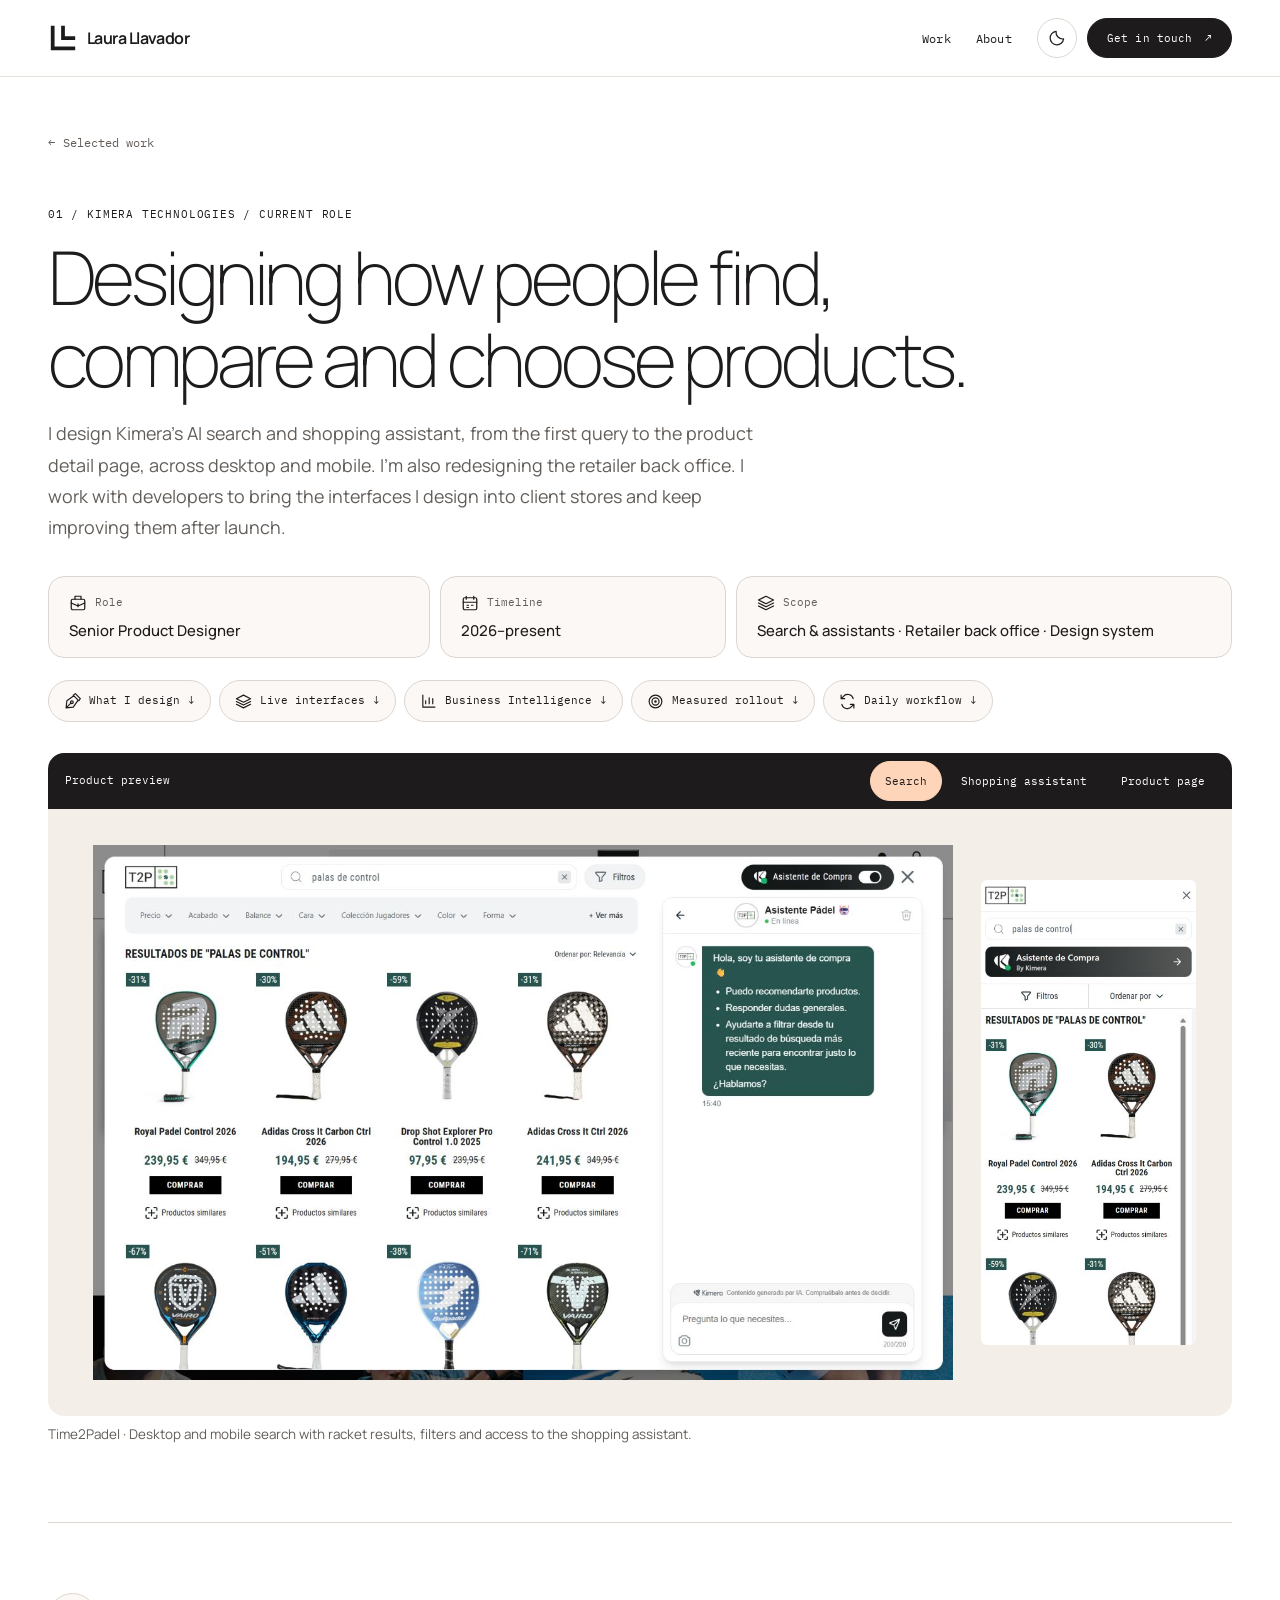
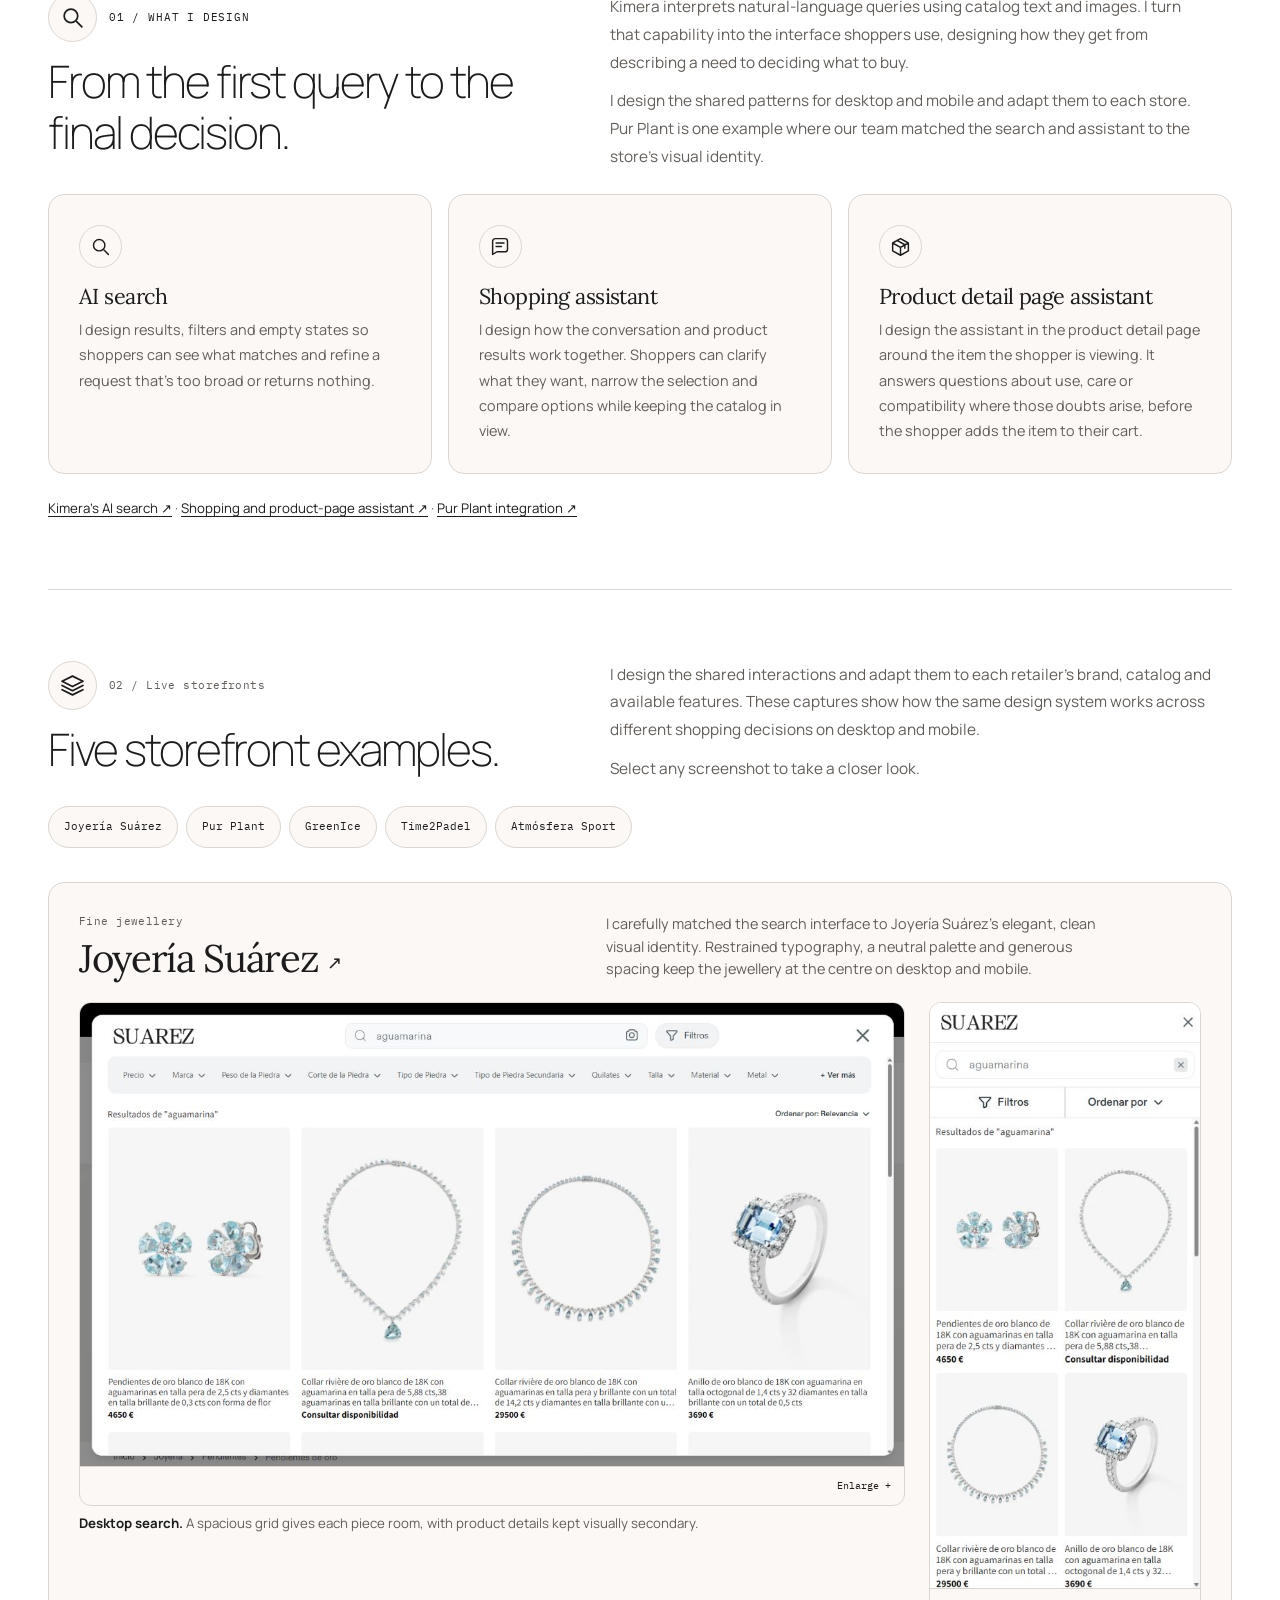
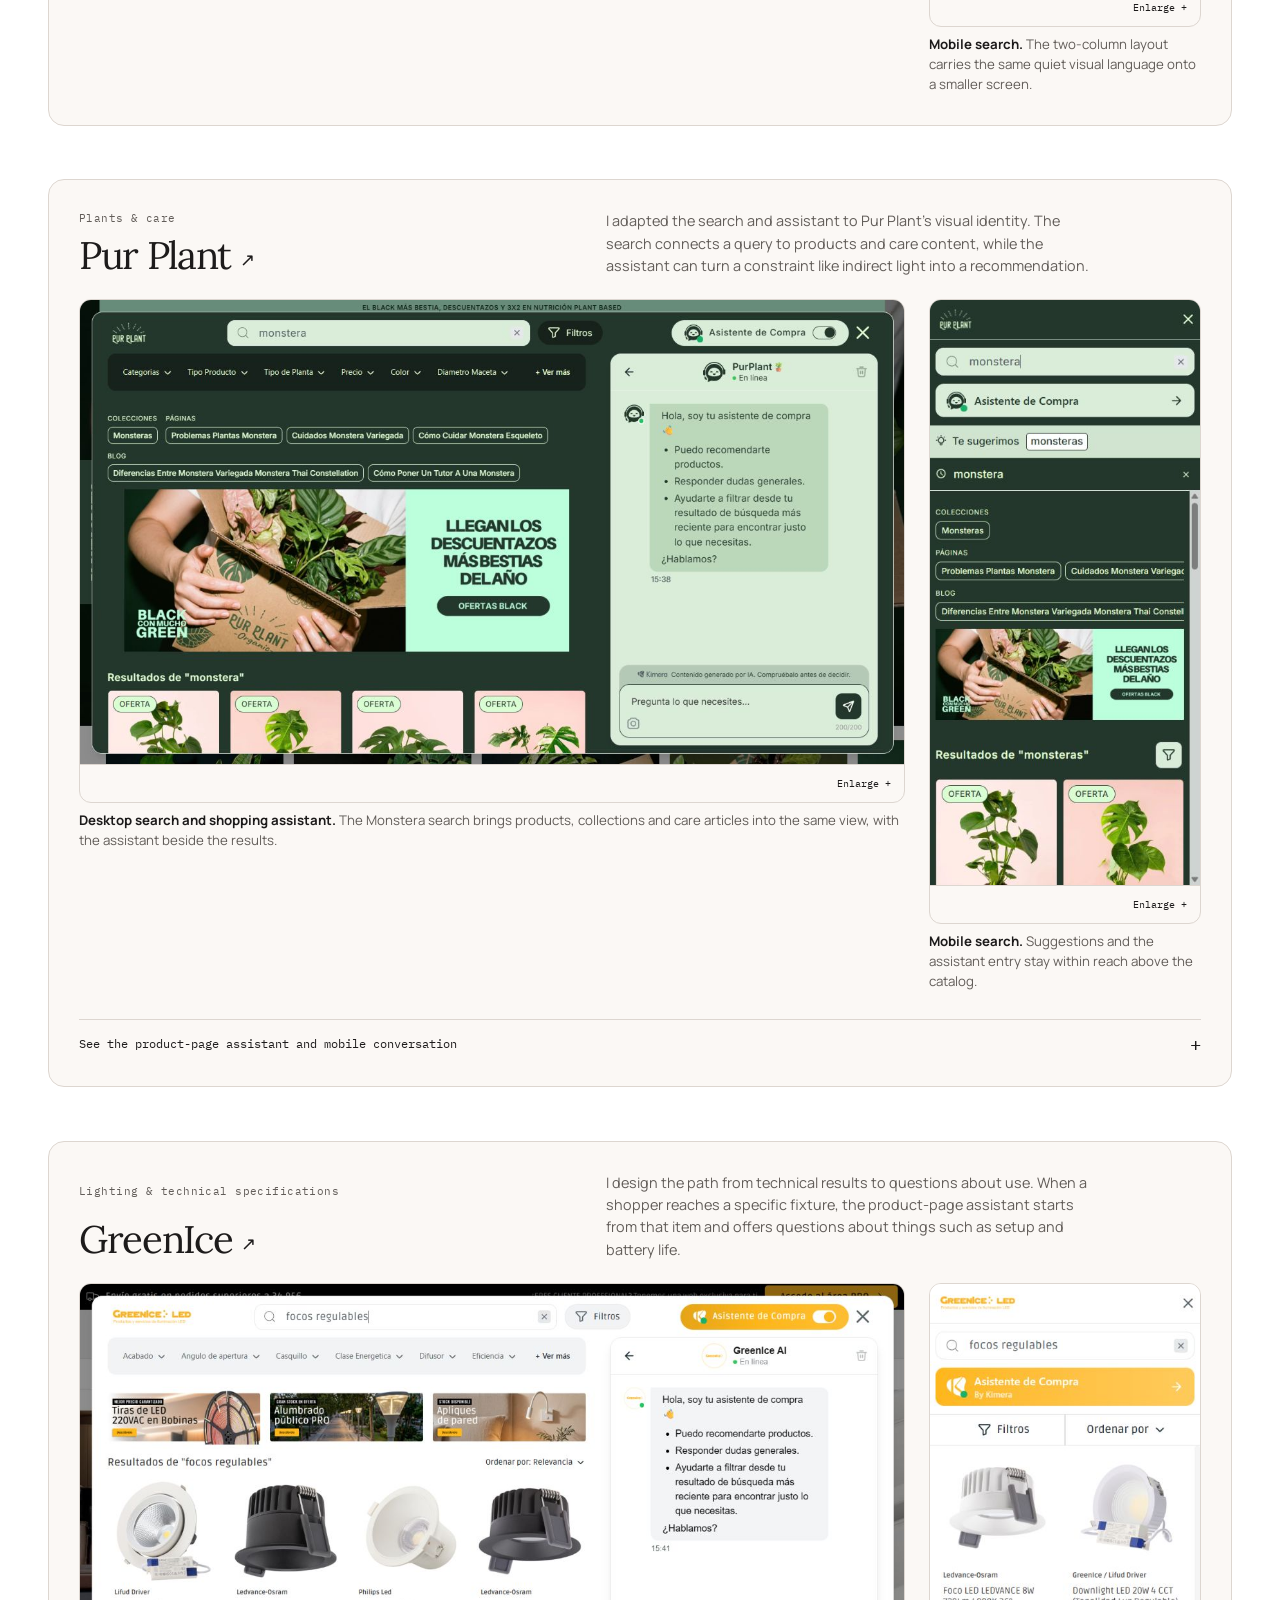
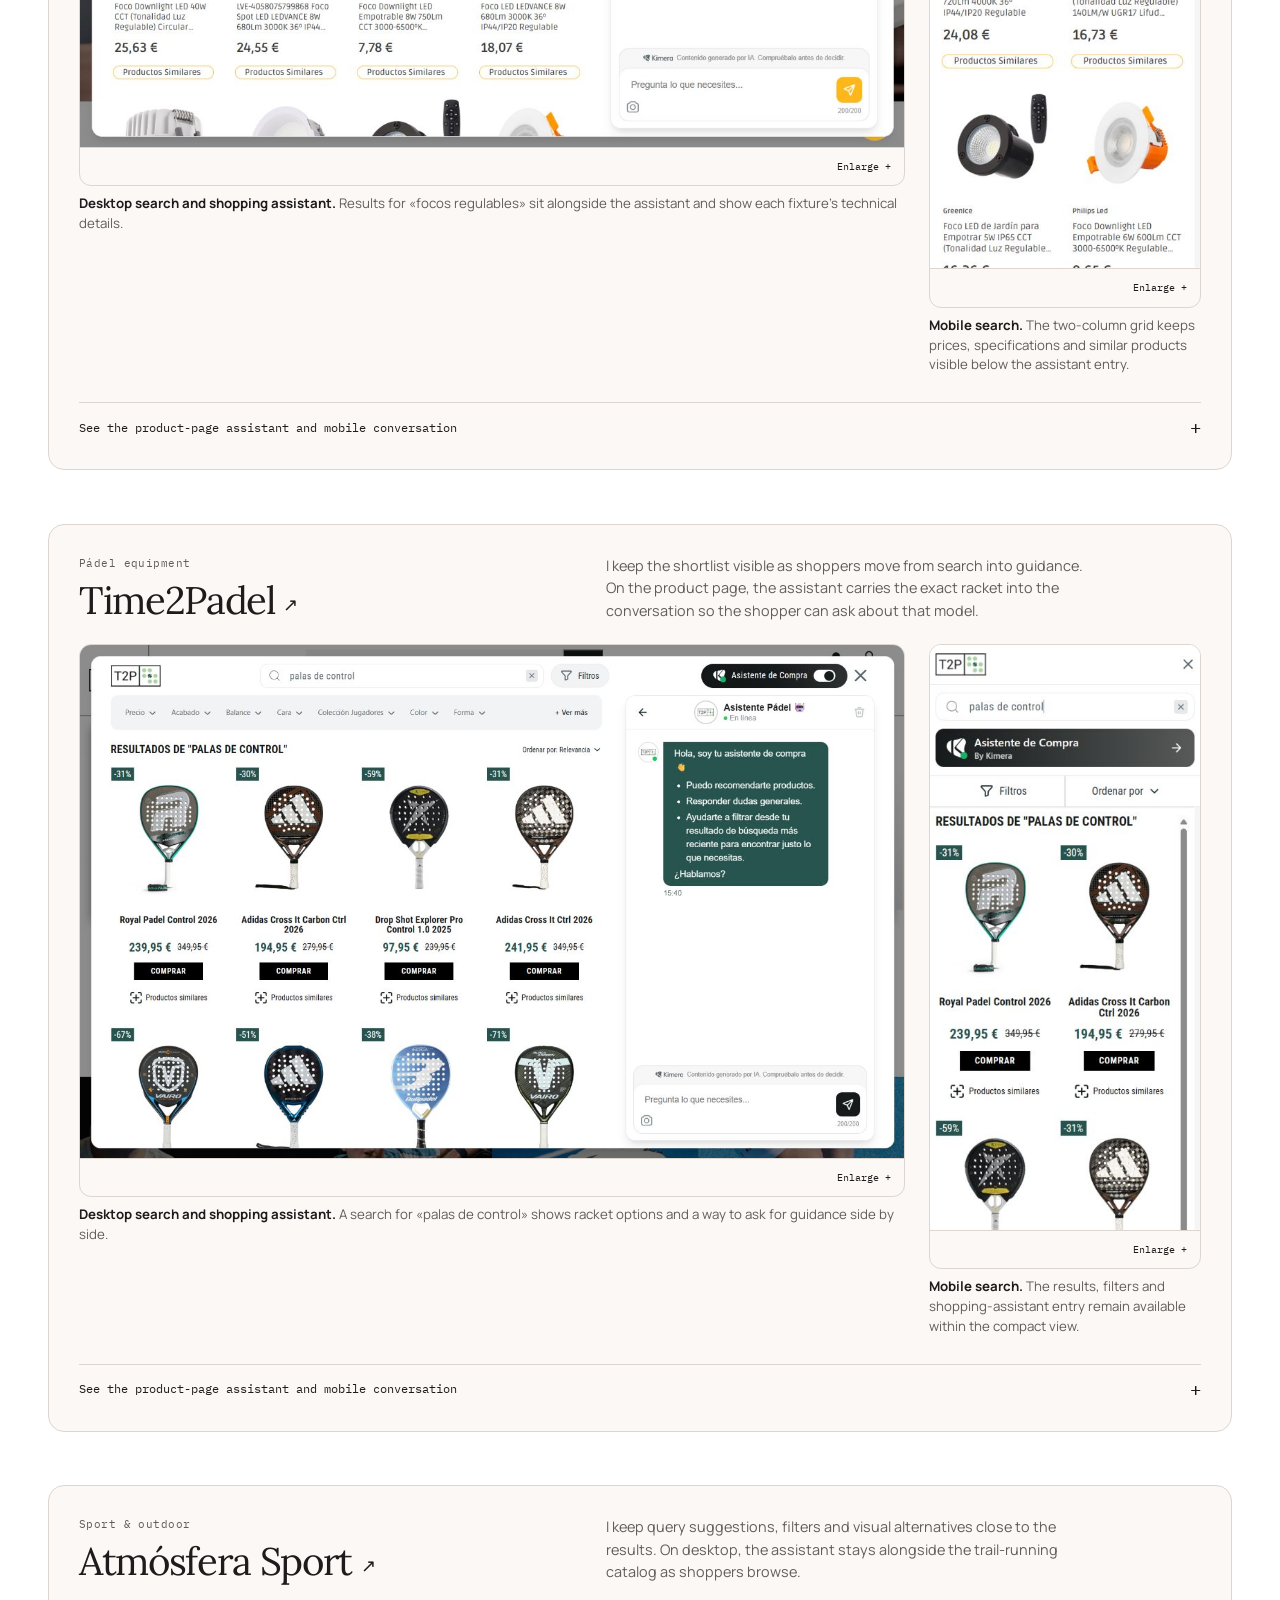
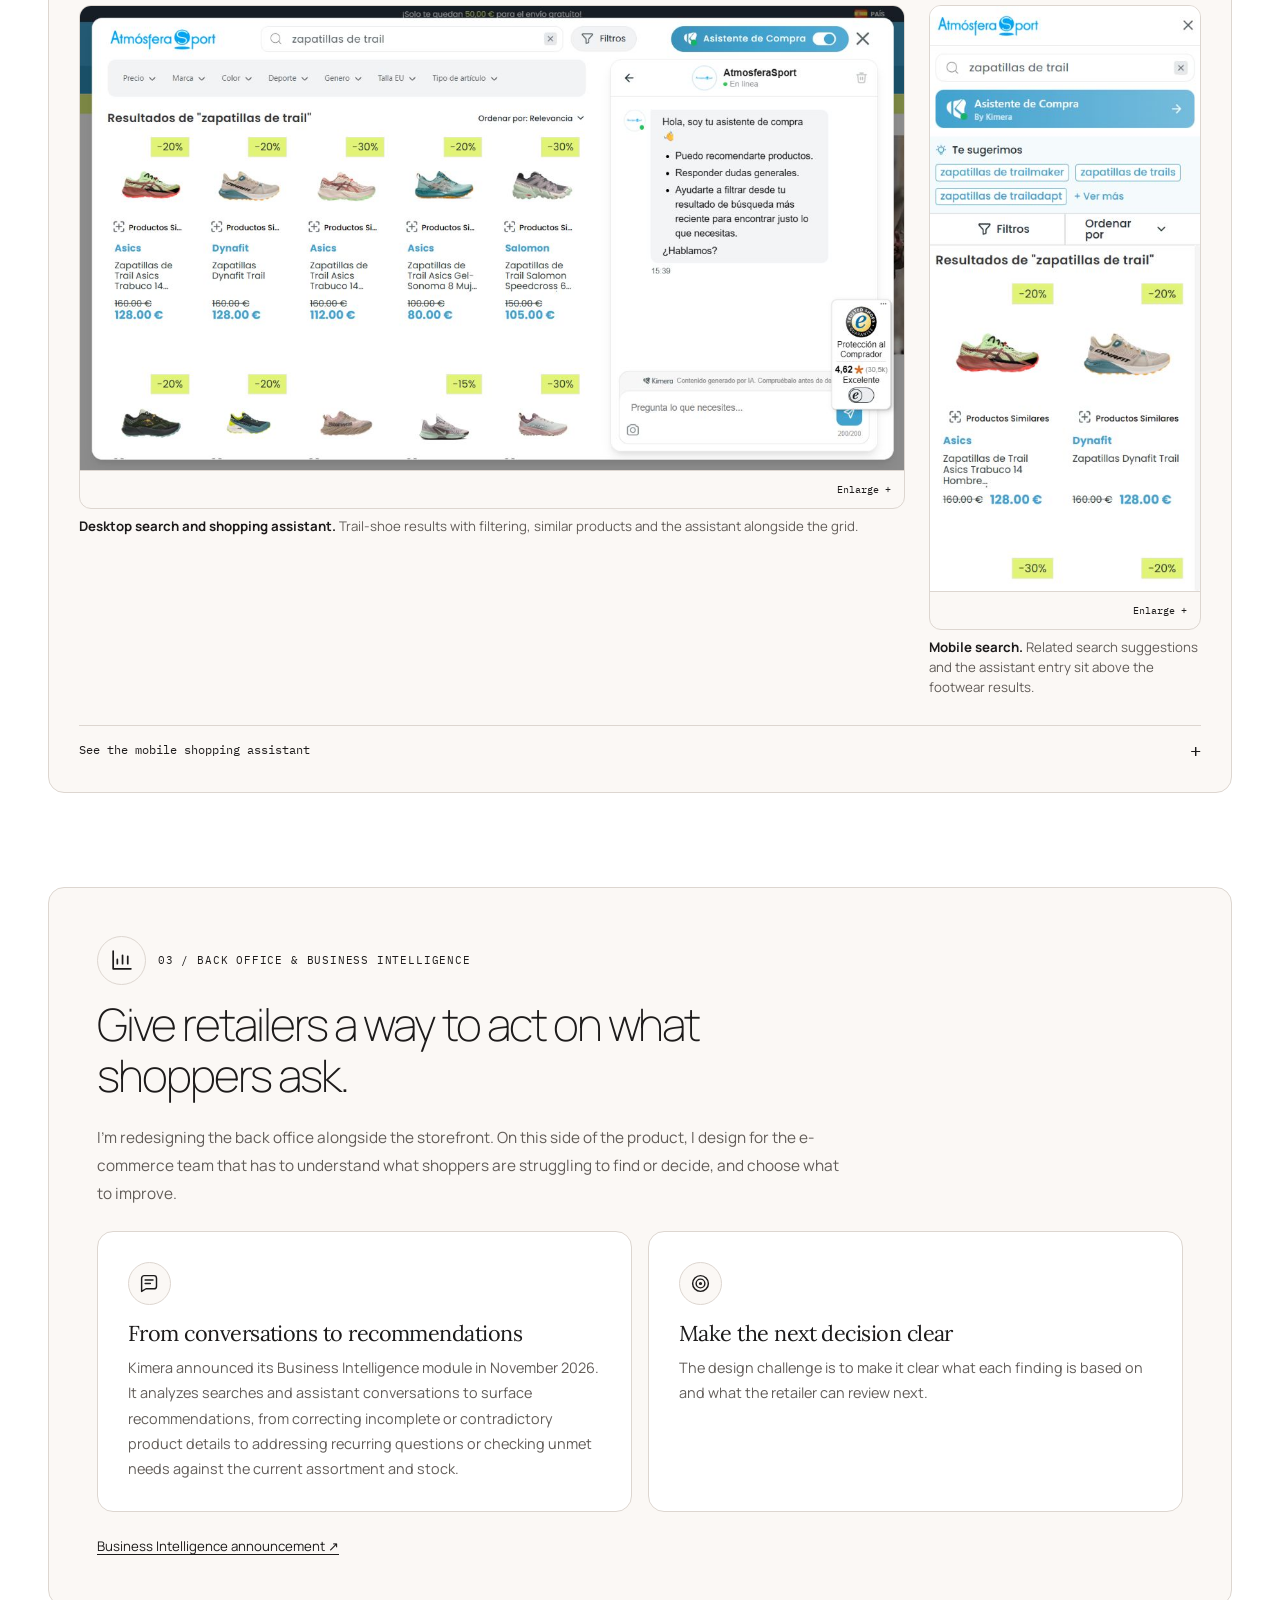
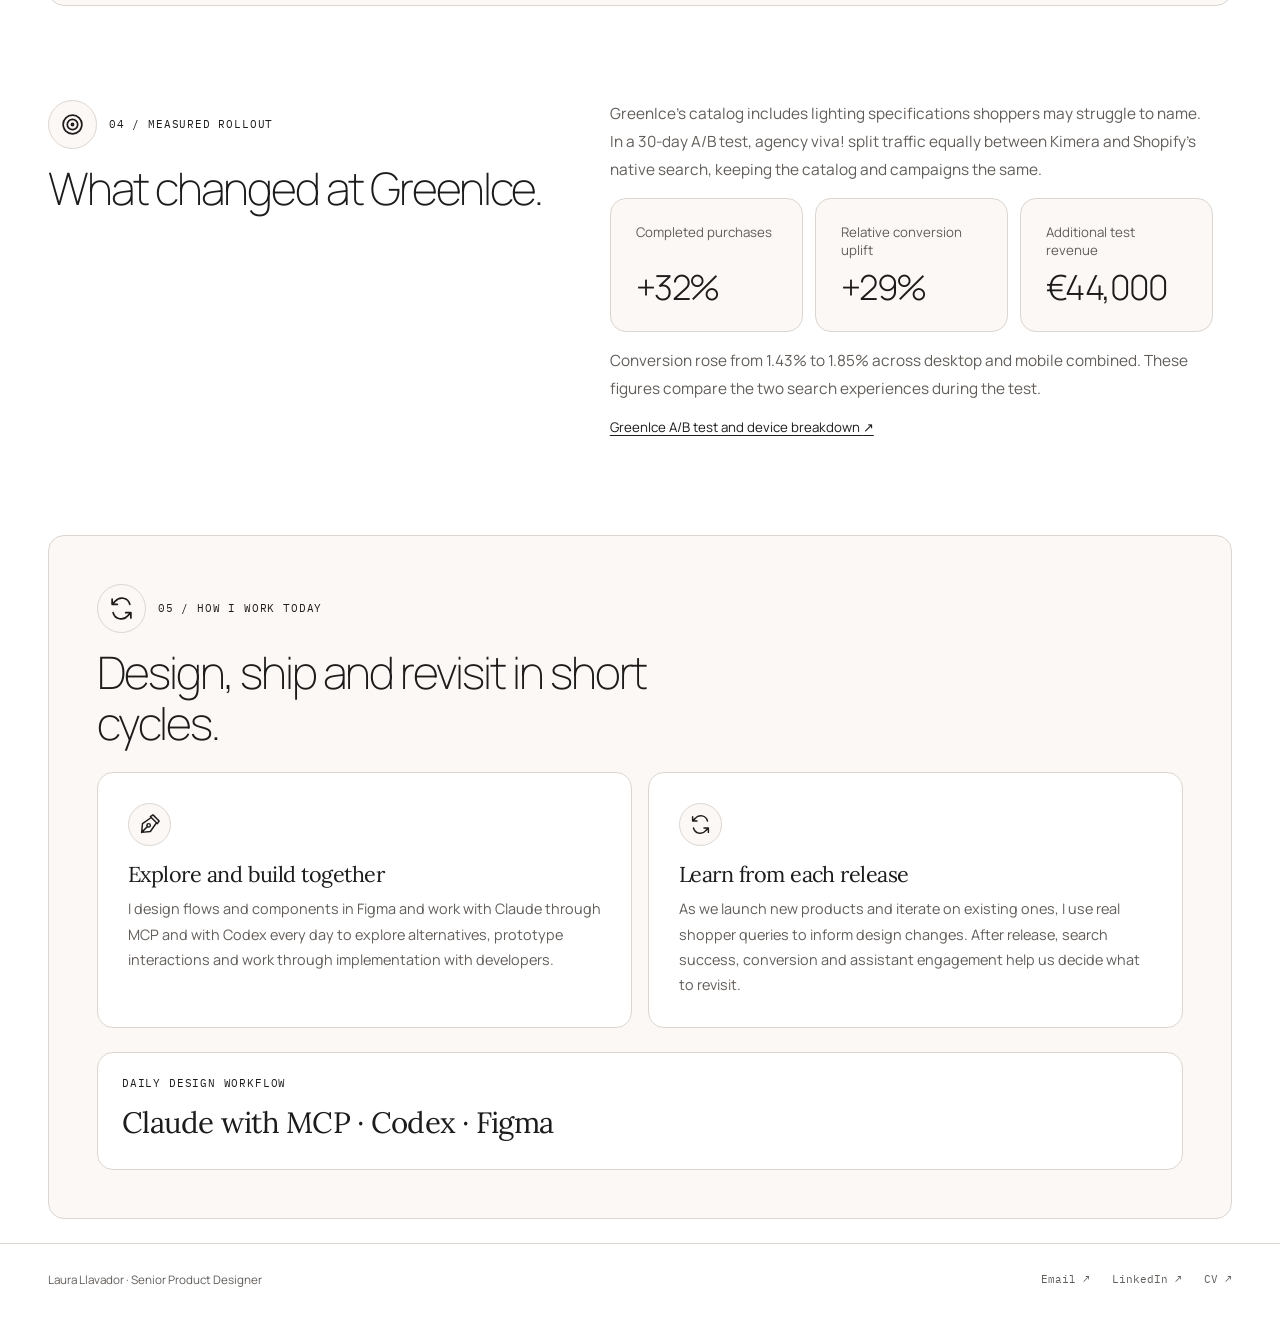
<file: kimera.html>
<!doctype html>
<html lang="en">
<head>
  <meta charset="utf-8">
  <meta name="viewport" content="width=device-width, initial-scale=1">
  <meta name="theme-color" content="#ffffff">
  <meta name="description" content="Laura Llavador's product design work at Kimera, from AI search and shopping assistance to the retailer back office and Business Intelligence.">
  <title>Kimera Technologies | Laura Llavador</title>
  <link rel="icon" href="favicon.svg" type="image/svg+xml">
  <script src="site-theme.js"></script>
  <link rel="preload" href="asset/fonts/manrope.ttf" as="font" type="font/ttf" crossorigin>
  <link rel="stylesheet" href="portfolio-fonts.css">
  <link rel="stylesheet" href="styles.css">
  <link rel="stylesheet" href="portfolio-motion.css">
  <script src="portfolio-motion.js" defer></script>
  <link rel="stylesheet" href="kimera.css">
  <script src="kimera-viewer.js" defer></script>
  <script src="case-showcase.js" defer></script>
  <link rel="stylesheet" href="portfolio-blocks.css">
  <link rel="stylesheet" href="site-navigation.css">
  <script src="site-navigation.js" defer></script>
  <link rel="stylesheet" href="portfolio-style.css">
</head>
<body class="case-page case-kimera">
  <a class="skip-link" href="#main">Skip to content</a>
  <header class="site-header">
    <div class="shell header-inner">
      <a class="wordmark" href="index.html" aria-label="Laura Llavador home"><svg class="brand-symbol" viewBox="0 0 32 32" aria-hidden="true" focusable="false"><path fill="currentColor" d="M3 3h4v22h22v4H3V3Zm11 0h4v11h11v4H14V3Z"/></svg><span class="brand-name">Laura Llavador</span></a>
      <nav class="main-nav" aria-label="Main">
        <a href="index.html#work">Work</a>
        <a href="index.html#about">About</a>
      </nav>
      <div class="header-actions">
        <button type="button" class="theme-toggle" role="switch" aria-checked="false" aria-label="Dark mode" title="Switch to dark mode" hidden>
          <svg class="theme-icon-sun" viewBox="0 0 24 24" fill="none" stroke="currentColor" stroke-width="1.6" stroke-linecap="round" aria-hidden="true" focusable="false"><circle cx="12" cy="12" r="4"/><path d="M12 2v2m0 16v2M2 12h2m16 0h2M5 5l1.4 1.4m11.2 11.2L19 19M5 19l1.4-1.4M17.6 6.4 19 5"/></svg>
          <svg class="theme-icon-moon" viewBox="0 0 24 24" fill="none" stroke="currentColor" stroke-width="1.6" stroke-linecap="round" stroke-linejoin="round" aria-hidden="true" focusable="false"><path d="M20.8 13.2A8.8 8.8 0 0 1 10.8 3.2a9 9 0 1 0 10 10Z"/></svg>
        </button>
        <a class="header-cta" href="mailto:lauxllavador@gmail.com">Get in touch <span aria-hidden="true">↗</span></a>
        <button type="button" class="menu-toggle" aria-label="Open navigation menu" aria-controls="mobile-menu" aria-expanded="false" aria-haspopup="dialog" hidden>
          <span class="menu-toggle-lines" aria-hidden="true"></span>
        </button>
      </div>
    </div>
  </header>

  <dialog class="mobile-menu" id="mobile-menu" aria-labelledby="mobile-menu-title">
    <div class="mobile-menu-header">
      <p class="eyebrow" id="mobile-menu-title">Explore</p>
      <button type="button" class="mobile-menu-close" aria-label="Close navigation menu" autofocus><svg viewBox="0 0 24 24" fill="none" stroke="currentColor" stroke-width="1.6" stroke-linecap="round" aria-hidden="true" focusable="false"><path d="m6 6 12 12M6 18 18 6"/></svg></button>
    </div>
    <nav class="mobile-menu-links" aria-label="Mobile main">
      <a href="index.html#work"><span class="mobile-menu-number">01</span><span class="mobile-menu-label">Work</span><svg class="ui-icon" aria-hidden="true" focusable="false"><use href="asset/portfolio-icons.svg#arrow-right"/></svg></a>
      <a href="index.html#about"><span class="mobile-menu-number">02</span><span class="mobile-menu-label">About</span><svg class="ui-icon" aria-hidden="true" focusable="false"><use href="asset/portfolio-icons.svg#arrow-right"/></svg></a>
      <a href="index.html#contact"><span class="mobile-menu-number">03</span><span class="mobile-menu-label">Contact</span><svg class="ui-icon" aria-hidden="true" focusable="false"><use href="asset/portfolio-icons.svg#arrow-right"/></svg></a>
    </nav>
    <div class="mobile-menu-footer"><p>Senior Product Designer</p><a class="mobile-menu-email" href="mailto:lauxllavador@gmail.com">lauxllavador@gmail.com <span aria-hidden="true">↗</span></a></div>
  </dialog>

  <main id="main">
    <section class="shell case-hero" aria-labelledby="case-title">
      <a class="case-kicker" href="index.html#work"><span aria-hidden="true">←</span> Selected work</a>
      <p class="eyebrow">01 / Kimera Technologies / Current role</p>
      <h1 class="case-title" id="case-title">Designing how people find, compare and choose products.</h1>
      <p class="case-lede">I design Kimera’s AI search and shopping assistant, from the first query to the product detail page, across desktop and mobile. I’m also redesigning the retailer back office. I work with developers to bring the interfaces I design into client stores and keep improving them after launch.</p>
      <dl class="case-meta">
        <div><dt><svg class="ui-icon" aria-hidden="true" focusable="false"><use href="asset/portfolio-icons.svg#briefcase"/></svg> Role</dt><dd>Senior Product Designer</dd></div>
        <div><dt><svg class="ui-icon" aria-hidden="true" focusable="false"><use href="asset/portfolio-icons.svg#calendar"/></svg> Timeline</dt><dd>2026–present</dd></div>
        <div><dt><svg class="ui-icon" aria-hidden="true" focusable="false"><use href="asset/portfolio-icons.svg#layers"/></svg> Scope</dt><dd>Search &amp; assistants · Retailer back office · Design system</dd></div>
      </dl>
      <nav class="kimera-case-nav" aria-label="Case study sections">
        <a href="#storefront"><svg class="ui-icon" aria-hidden="true" focusable="false"><use href="asset/portfolio-icons.svg#pen"/></svg> What I design <span aria-hidden="true">↓</span></a>
        <a href="#storefronts"><svg class="ui-icon" aria-hidden="true" focusable="false"><use href="asset/portfolio-icons.svg#layers"/></svg> Live interfaces <span aria-hidden="true">↓</span></a>
        <a href="#business-intelligence"><svg class="ui-icon" aria-hidden="true" focusable="false"><use href="asset/portfolio-icons.svg#chart"/></svg> Business Intelligence <span aria-hidden="true">↓</span></a>
        <a href="#greenice-results"><svg class="ui-icon" aria-hidden="true" focusable="false"><use href="asset/portfolio-icons.svg#target"/></svg> Measured rollout <span aria-hidden="true">↓</span></a>
        <a href="#workflow"><svg class="ui-icon" aria-hidden="true" focusable="false"><use href="asset/portfolio-icons.svg#cycle"/></svg> Daily workflow <span aria-hidden="true">↓</span></a>
      </nav>
    </section>

    <section class="shell case-showcase" data-case-showcase aria-label="Kimera product preview">
      <div class="showcase-toolbar">
        <p class="showcase-label">Product preview</p>
        <div class="showcase-options" data-showcase-options hidden>
          <button type="button" id="kimera-mode-search" data-showcase-target="kimera-preview-search" aria-controls="kimera-preview-search">Search</button>
          <button type="button" id="kimera-mode-assistant" data-showcase-target="kimera-preview-assistant" aria-controls="kimera-preview-assistant">Shopping assistant</button>
          <button type="button" id="kimera-mode-product" data-showcase-target="kimera-preview-product" aria-controls="kimera-preview-product">Product page</button>
        </div>
      </div>
      <figure class="showcase-panel" id="kimera-preview-search" data-showcase-panel>
        <div class="showcase-stage showcase-stage--pair">
          <img src="asset/kimera/live/time2padel-search-desktop.jpg" width="1366" height="850" alt="Time2Padel’s desktop search with racket results and filters beside the shopping assistant" fetchpriority="high">
          <img src="asset/kimera/live/time2padel-search-mobile.jpg" width="390" height="843" alt="Time2Padel’s mobile search with racket results, filters and access to the shopping assistant" decoding="async">
        </div>
        <figcaption>Time2Padel · Desktop and mobile search with racket results, filters and access to the shopping assistant.</figcaption>
      </figure>
      <figure class="showcase-panel" id="kimera-preview-assistant" data-showcase-panel hidden>
        <div class="showcase-stage showcase-stage--pair">
          <img src="asset/kimera/live/purplant-search-desktop.jpg" width="1280" height="720" alt="Pur Plant’s shopping assistant beside the desktop results for Monstera" loading="lazy" decoding="async">
          <img src="asset/kimera/live/purplant-assistant-mobile.jpg" width="390" height="843" alt="Pur Plant’s mobile shopping assistant recommends plants for indirect light and links to the suggested products" loading="lazy" decoding="async">
        </div>
        <figcaption>Pur Plant · The assistant sits beside desktop results. On mobile, it recommends plants for indirect light.</figcaption>
      </figure>
      <figure class="showcase-panel" id="kimera-preview-product" data-showcase-panel hidden>
        <div class="showcase-stage showcase-stage--pair">
          <img src="asset/kimera/live/greenice-pdp-desktop.jpg" width="1280" height="720" alt="GreenIce’s desktop product-page assistant with the selected solar floodlight and suggested questions" loading="lazy" decoding="async">
          <img src="asset/kimera/live/greenice-pdp-mobile.jpg" width="390" height="843" alt="GreenIce’s mobile product-page assistant with the selected light, technical questions and similar products" loading="lazy" decoding="async">
        </div>
        <figcaption>GreenIce · The product-page assistant keeps the selected solar light in context while shoppers explore technical questions and alternatives.</figcaption>
      </figure>
    </section>

    <div class="shell case-body">
      <section class="case-section" id="storefront" aria-labelledby="storefront-title">
        <div class="case-section-head">
          <span class="section-mark"><svg class="ui-icon" aria-hidden="true" focusable="false"><use href="asset/portfolio-icons.svg#search"/></svg></span>
          <p class="case-section-label">01 / What I design</p>
          <h2 id="storefront-title">From the first query to the final decision.</h2>
        </div>
        <div class="case-copy">
          <p>Kimera interprets natural-language queries using catalog text and images. I turn that capability into the interface shoppers use, designing how they get from describing a need to deciding what to buy.</p>
          <p>I design the shared patterns for desktop and mobile and adapt them to each store. Pur Plant is one example where our team matched the search and assistant to the store’s visual identity.</p>
        </div>
        <ol class="kimera-surface-list">
          <li><span class="icon-badge"><svg class="ui-icon" aria-hidden="true" focusable="false"><use href="asset/portfolio-icons.svg#search"/></svg></span><strong>AI search</strong><p>I design results, filters and empty states so shoppers can see what matches and refine a request that’s too broad or returns nothing.</p></li>
          <li><span class="icon-badge"><svg class="ui-icon" aria-hidden="true" focusable="false"><use href="asset/portfolio-icons.svg#message"/></svg></span><strong>Shopping assistant</strong><p>I design how the conversation and product results work together. Shoppers can clarify what they want, narrow the selection and compare options while keeping the catalog in view.</p></li>
          <li><span class="icon-badge"><svg class="ui-icon" aria-hidden="true" focusable="false"><use href="asset/portfolio-icons.svg#package"/></svg></span><strong>Product detail page assistant</strong><p>I design the assistant in the product detail page around the item the shopper is viewing. It answers questions about use, care or compatibility where those doubts arise, before the shopper adds the item to their cart.</p></li>
        </ol>
        <p class="kimera-source"><a href="https://kimeratechnologies.com/buscador-impulsado-por-ia">Kimera’s AI search <span aria-hidden="true">↗</span></a> · <a href="https://kimeratechnologies.com/buscador-conversacional-con-ia">Shopping and product-page assistant <span aria-hidden="true">↗</span></a> · <a href="https://es.linkedin.com/posts/alvaroigualcampos_uno-de-los-mayores-miedos-de-un-ecommerce-activity-7465354331811217408-Wk_Z">Pur Plant integration <span aria-hidden="true">↗</span></a></p>
      </section>

      <section class="case-section kimera-evidence" id="storefronts" aria-labelledby="storefronts-title">
        <div class="case-section-head">
          <span class="section-mark"><svg class="ui-icon" aria-hidden="true" focusable="false"><use href="asset/portfolio-icons.svg#layers"/></svg></span>
          <p class="case-section-label">02 / Live storefronts</p>
          <h2 id="storefronts-title">Five storefront examples.</h2>
        </div>
        <div class="case-copy">
          <p>I design the shared interactions and adapt them to each retailer’s brand, catalog and available features. These captures show how the same design system works across different shopping decisions on desktop and mobile.</p>
          <p>Select any screenshot to take a closer look.</p>
        </div>
        <nav class="kimera-case-nav" aria-label="Jump to a storefront">
          <a href="#suarez">Joyería Suárez</a>
          <a href="#purplant">Pur Plant</a>
          <a href="#greenice">GreenIce</a>
          <a href="#time2padel">Time2Padel</a>
          <a href="#atmosfera">Atmósfera Sport</a>
        </nav>
        <div class="kimera-gallery">
          <article class="kimera-store" id="suarez" aria-labelledby="suarez-title">
            <header class="kimera-store-header">
              <p class="eyebrow">Fine jewellery</p>
              <h3 id="suarez-title"><a href="https://www.joyeriasuarez.com/" target="_blank" rel="noopener">Joyería Suárez <span aria-hidden="true">↗</span></a></h3>
              <p>I carefully matched the search interface to Joyería Suárez’s elegant, clean visual identity. Restrained typography, a neutral palette and generous spacing keep the jewellery at the centre on desktop and mobile.</p>
            </header>
            <div class="kimera-gallery-pair">
              <figure class="kimera-shot kimera-shot-desktop">
                <a href="asset/kimera/live/suarez-search-desktop.jpg" target="_blank" rel="noopener" aria-label="Enlarge Joyería Suárez desktop search">
                  <img src="asset/kimera/live/suarez-search-desktop.jpg" width="1280" height="720" loading="lazy" decoding="async" alt="Joyería Suárez’s desktop search with spacious product imagery, a neutral palette and understated interface details.">
                </a>
                <figcaption><strong>Desktop search.</strong> A spacious grid gives each piece room, with product details kept visually secondary.</figcaption>
              </figure>
              <figure class="kimera-shot kimera-shot-mobile">
                <a href="asset/kimera/live/suarez-search-mobile.jpg" target="_blank" rel="noopener" aria-label="Enlarge Joyería Suárez mobile search">
                  <img src="asset/kimera/live/suarez-search-mobile.jpg" width="390" height="843" loading="lazy" decoding="async" alt="Joyería Suárez’s mobile search with the same refined visual language in a two-column layout.">
                </a>
                <figcaption><strong>Mobile search.</strong> The two-column layout carries the same quiet visual language onto a smaller screen.</figcaption>
              </figure>
            </div>
          </article>

          <article class="kimera-store" id="purplant" aria-labelledby="purplant-title">
            <header class="kimera-store-header">
              <p class="eyebrow">Plants &amp; care</p>
              <h3 id="purplant-title"><a href="https://www.purplant.es/" target="_blank" rel="noopener">Pur Plant <span aria-hidden="true">↗</span></a></h3>
              <p>I adapted the search and assistant to Pur Plant’s visual identity. The search connects a query to products and care content, while the assistant can turn a constraint like indirect light into a recommendation.</p>
            </header>
            <div class="kimera-gallery-pair">
              <figure class="kimera-shot kimera-shot-desktop">
                <a href="asset/kimera/live/purplant-search-desktop.jpg" target="_blank" rel="noopener" aria-label="Enlarge Pur Plant desktop search and shopping assistant">
                  <img src="asset/kimera/live/purplant-search-desktop.jpg" width="1280" height="720" loading="lazy" decoding="async" alt="Pur Plant. The Monstera search brings products, collections and care articles into the same view, with the assistant beside the results.">
                </a>
                <figcaption><strong>Desktop search and shopping assistant.</strong> The Monstera search brings products, collections and care articles into the same view, with the assistant beside the results.</figcaption>
              </figure>
              <figure class="kimera-shot kimera-shot-mobile">
                <a href="asset/kimera/live/purplant-search-mobile.jpg" target="_blank" rel="noopener" aria-label="Enlarge Pur Plant mobile search">
                  <img src="asset/kimera/live/purplant-search-mobile.jpg" width="390" height="843" loading="lazy" decoding="async" alt="Pur Plant. Suggestions and the assistant entry stay within reach above the catalog.">
                </a>
                <figcaption><strong>Mobile search.</strong> Suggestions and the assistant entry stay within reach above the catalog.</figcaption>
              </figure>
            </div>
            <details class="kimera-store-more">
              <summary>See the product-page assistant and mobile conversation</summary>
              <div class="kimera-gallery-pair kimera-gallery-multi">
                <figure class="kimera-shot kimera-shot-desktop">
                  <a href="asset/kimera/live/purplant-pdp-desktop.jpg" target="_blank" rel="noopener" aria-label="Enlarge Pur Plant desktop product-page assistant">
                    <img src="asset/kimera/live/purplant-pdp-desktop.jpg" width="1280" height="720" loading="lazy" decoding="async" alt="Pur Plant. The Baobab Mini stays in context while the assistant offers questions about care, light and watering.">
                  </a>
                  <figcaption><strong>Desktop product-page assistant.</strong> The Baobab Mini stays in context while the assistant offers questions about care, light and watering.</figcaption>
                </figure>
                <figure class="kimera-shot kimera-shot-mobile">
                  <a href="asset/kimera/live/purplant-pdp-mobile.jpg" target="_blank" rel="noopener" aria-label="Enlarge Pur Plant mobile product-page assistant">
                    <img src="asset/kimera/live/purplant-pdp-mobile.jpg" width="390" height="843" loading="lazy" decoding="async" alt="The Pur Plant mobile product-page assistant pins the Baobab Mini and suggests questions about care, light and watering">
                  </a>
                  <figcaption><strong>Mobile product-page assistant.</strong> The Baobab Mini, common care questions and similar plants stay together on a small screen.</figcaption>
                </figure>
                <figure class="kimera-shot kimera-shot-mobile">
                  <a href="asset/kimera/live/purplant-assistant-mobile.jpg" target="_blank" rel="noopener" aria-label="Enlarge Pur Plant mobile shopping assistant">
                    <img src="asset/kimera/live/purplant-assistant-mobile.jpg" width="390" height="843" loading="lazy" decoding="async" alt="Pur Plant. A question about indirect light leads to plant recommendations and a link to the suggested products.">
                  </a>
                  <figcaption><strong>Mobile shopping assistant.</strong> A question about indirect light leads to plant recommendations and a link to the suggested products.</figcaption>
                </figure>
              </div>
            </details>
          </article>

          <article class="kimera-store" id="greenice" aria-labelledby="greenice-title">
            <header class="kimera-store-header">
              <p class="eyebrow">Lighting &amp; technical specifications</p>
              <h3 id="greenice-title"><a href="https://greenice.com/" target="_blank" rel="noopener">GreenIce <span aria-hidden="true">↗</span></a></h3>
              <p>I design the path from technical results to questions about use. When a shopper reaches a specific fixture, the product-page assistant starts from that item and offers questions about things such as setup and battery life.</p>
            </header>
            <div class="kimera-gallery-pair">
              <figure class="kimera-shot kimera-shot-desktop">
                <a href="asset/kimera/live/greenice-search-desktop.jpg" target="_blank" rel="noopener" aria-label="Enlarge GreenIce desktop search and shopping assistant">
                  <img src="asset/kimera/live/greenice-search-desktop.jpg" width="1280" height="720" loading="lazy" decoding="async" alt="GreenIce. Results for «focos regulables» sit alongside the assistant and show each fixture’s technical details.">
                </a>
                <figcaption><strong>Desktop search and shopping assistant.</strong> Results for «focos regulables» sit alongside the assistant and show each fixture’s technical details.</figcaption>
              </figure>
              <figure class="kimera-shot kimera-shot-mobile">
                <a href="asset/kimera/live/greenice-search-mobile.jpg" target="_blank" rel="noopener" aria-label="Enlarge GreenIce mobile search">
                  <img src="asset/kimera/live/greenice-search-mobile.jpg" width="390" height="843" loading="lazy" decoding="async" alt="GreenIce. The two-column grid keeps prices, specifications and similar products visible below the assistant entry.">
                </a>
                <figcaption><strong>Mobile search.</strong> The two-column grid keeps prices, specifications and similar products visible below the assistant entry.</figcaption>
              </figure>
            </div>
            <details class="kimera-store-more">
              <summary>See the product-page assistant and mobile conversation</summary>
              <div class="kimera-gallery-pair kimera-gallery-multi">
                <figure class="kimera-shot kimera-shot-desktop">
                  <a href="asset/kimera/live/greenice-pdp-desktop.jpg" target="_blank" rel="noopener" aria-label="Enlarge GreenIce desktop product-page assistant">
                    <img src="asset/kimera/live/greenice-pdp-desktop.jpg" width="1280" height="720" loading="lazy" decoding="async" alt="GreenIce. The selected solar floodlight anchors the panel, alongside suggested questions and similar products.">
                  </a>
                  <figcaption><strong>Desktop product-page assistant.</strong> The selected solar floodlight anchors the panel, alongside suggested questions and similar products.</figcaption>
                </figure>
                <figure class="kimera-shot kimera-shot-mobile">
                  <a href="asset/kimera/live/greenice-pdp-mobile.jpg" target="_blank" rel="noopener" aria-label="Enlarge GreenIce mobile product-page assistant">
                    <img src="asset/kimera/live/greenice-pdp-mobile.jpg" width="390" height="843" loading="lazy" decoding="async" alt="GreenIce’s mobile product-page assistant with the selected solar light, suggested technical questions and similar products">
                  </a>
                  <figcaption><strong>Mobile product-page assistant.</strong> Suggested questions about operation, battery life and dimming are available from the selected light’s panel.</figcaption>
                </figure>
                <figure class="kimera-shot kimera-shot-mobile">
                  <a href="asset/kimera/live/greenice-assistant-mobile.jpg" target="_blank" rel="noopener" aria-label="Enlarge GreenIce mobile shopping assistant">
                    <img src="asset/kimera/live/greenice-assistant-mobile.jpg" width="390" height="843" loading="lazy" decoding="async" alt="The GreenIce shopping assistant opens in a mobile drawer below the lighting search results">
                  </a>
                  <figcaption><strong>Mobile shopping assistant.</strong> The drawer lets shoppers ask for guidance while leaving part of their search results visible.</figcaption>
                </figure>
              </div>
            </details>
          </article>

          <article class="kimera-store" id="time2padel" aria-labelledby="time2padel-title">
            <header class="kimera-store-header">
              <p class="eyebrow">Pádel equipment</p>
              <h3 id="time2padel-title"><a href="https://www.time2padel.com/es/" target="_blank" rel="noopener">Time2Padel <span aria-hidden="true">↗</span></a></h3>
              <p>I keep the shortlist visible as shoppers move from search into guidance. On the product page, the assistant carries the exact racket into the conversation so the shopper can ask about that model.</p>
            </header>
            <div class="kimera-gallery-pair">
              <figure class="kimera-shot kimera-shot-desktop">
                <a href="asset/kimera/live/time2padel-search-desktop.jpg" target="_blank" rel="noopener" aria-label="Enlarge Time2Padel desktop search and shopping assistant">
                  <img src="asset/kimera/live/time2padel-search-desktop.jpg" width="1366" height="850" loading="lazy" decoding="async" alt="Time2Padel. A search for «palas de control» shows racket options and a way to ask for guidance side by side.">
                </a>
                <figcaption><strong>Desktop search and shopping assistant.</strong> A search for «palas de control» shows racket options and a way to ask for guidance side by side.</figcaption>
              </figure>
              <figure class="kimera-shot kimera-shot-mobile">
                <a href="asset/kimera/live/time2padel-search-mobile.jpg" target="_blank" rel="noopener" aria-label="Enlarge Time2Padel mobile search">
                  <img src="asset/kimera/live/time2padel-search-mobile.jpg" width="390" height="843" loading="lazy" decoding="async" alt="Time2Padel. The results, filters and shopping-assistant entry remain available within the compact view.">
                </a>
                <figcaption><strong>Mobile search.</strong> The results, filters and shopping-assistant entry remain available within the compact view.</figcaption>
              </figure>
            </div>
            <details class="kimera-store-more">
              <summary>See the product-page assistant and mobile conversation</summary>
              <div class="kimera-gallery-pair kimera-gallery-multi">
                <figure class="kimera-shot kimera-shot-desktop">
                  <a href="asset/kimera/live/time2padel-pdp-desktop.jpg" target="_blank" rel="noopener" aria-label="Enlarge Time2Padel desktop product-page assistant">
                    <img src="asset/kimera/live/time2padel-pdp-desktop.jpg" width="1366" height="850" loading="lazy" decoding="async" alt="Time2Padel. The Black Crown Viva is pinned in the assistant with starter questions and a shortcut to similar rackets.">
                  </a>
                  <figcaption><strong>Desktop product-page assistant.</strong> The Black Crown Viva is pinned in the assistant with starter questions and a shortcut to similar rackets.</figcaption>
                </figure>
                <figure class="kimera-shot kimera-shot-mobile">
                  <a href="asset/kimera/live/time2padel-pdp-mobile.jpg" target="_blank" rel="noopener" aria-label="Enlarge Time2Padel mobile product-page assistant">
                    <img src="asset/kimera/live/time2padel-pdp-mobile.jpg" width="390" height="843" loading="lazy" decoding="async" alt="Time2Padel’s mobile product-page assistant with the selected racket and suggested questions about its shape and play style">
                  </a>
                  <figcaption><strong>Mobile product-page assistant.</strong> The racket, suggested questions and similar products stay together in a full-height panel.</figcaption>
                </figure>
                <figure class="kimera-shot kimera-shot-mobile">
                  <a href="asset/kimera/live/time2padel-assistant-mobile.jpg" target="_blank" rel="noopener" aria-label="Enlarge Time2Padel mobile shopping assistant">
                    <img src="asset/kimera/live/time2padel-assistant-mobile.jpg" width="390" height="843" loading="lazy" decoding="async" alt="Time2Padel. The conversation opens in a drawer while the racket results remain visible behind it.">
                  </a>
                  <figcaption><strong>Mobile shopping assistant.</strong> The conversation opens in a drawer while the racket results remain visible behind it.</figcaption>
                </figure>
              </div>
            </details>
          </article>

          <article class="kimera-store" id="atmosfera" aria-labelledby="atmosfera-title">
            <header class="kimera-store-header">
              <p class="eyebrow">Sport &amp; outdoor</p>
              <h3 id="atmosfera-title"><a href="https://www.atmosferasport.es/" target="_blank" rel="noopener">Atmósfera Sport <span aria-hidden="true">↗</span></a></h3>
              <p>I keep query suggestions, filters and visual alternatives close to the results. On desktop, the assistant stays alongside the trail-running catalog as shoppers browse.</p>
            </header>
            <div class="kimera-gallery-pair">
              <figure class="kimera-shot kimera-shot-desktop">
                <a href="asset/kimera/live/atmosfera-search-desktop.jpg" target="_blank" rel="noopener" aria-label="Enlarge Atmósfera Sport desktop search and shopping assistant">
                  <img src="asset/kimera/live/atmosfera-search-desktop.jpg" width="1280" height="720" loading="lazy" decoding="async" alt="Atmósfera Sport. Trail-shoe results with filtering, similar products and the assistant alongside the grid.">
                </a>
                <figcaption><strong>Desktop search and shopping assistant.</strong> Trail-shoe results with filtering, similar products and the assistant alongside the grid.</figcaption>
              </figure>
              <figure class="kimera-shot kimera-shot-mobile">
                <a href="asset/kimera/live/atmosfera-search-mobile.jpg" target="_blank" rel="noopener" aria-label="Enlarge Atmósfera Sport mobile search">
                  <img src="asset/kimera/live/atmosfera-search-mobile.jpg" width="390" height="843" loading="lazy" decoding="async" alt="Atmósfera Sport. Related search suggestions and the assistant entry sit above the footwear results.">
                </a>
                <figcaption><strong>Mobile search.</strong> Related search suggestions and the assistant entry sit above the footwear results.</figcaption>
              </figure>
            </div>
            <details class="kimera-store-more">
              <summary>See the mobile shopping assistant</summary>
              <div class="kimera-gallery-pair">
                <figure class="kimera-shot kimera-shot-mobile">
                  <a href="asset/kimera/live/atmosfera-assistant-mobile.jpg" target="_blank" rel="noopener" aria-label="Enlarge Atmósfera Sport mobile shopping assistant">
                    <img src="asset/kimera/live/atmosfera-assistant-mobile.jpg" width="390" height="843" loading="lazy" decoding="async" alt="Atmósfera Sport’s mobile shopping assistant opens below the trail shoe results">
                  </a>
                  <figcaption><strong>Mobile shopping assistant.</strong> The drawer opens below the trail-shoe results and keeps the query and filters visible.</figcaption>
                </figure>
              </div>
            </details>
          </article>
        </div>
      </section>

      <section class="case-section case-section--band" id="business-intelligence" aria-labelledby="back-office-title">
        <div class="case-section-head">
          <span class="section-mark"><svg class="ui-icon" aria-hidden="true" focusable="false"><use href="asset/portfolio-icons.svg#chart"/></svg></span>
          <p class="case-section-label">03 / Back office &amp; Business Intelligence</p>
          <h2 id="back-office-title">Give retailers a way to act on what shoppers ask.</h2>
        </div>
        <div class="case-copy">
          <p>I’m redesigning the back office alongside the storefront. On this side of the product, I design for the e-commerce team that has to understand what shoppers are struggling to find or decide, and choose what to improve.</p>
        </div>
        <div class="insight-grid">
          <article class="insight-card">
            <span class="icon-badge"><svg class="ui-icon" aria-hidden="true" focusable="false"><use href="asset/portfolio-icons.svg#message"/></svg></span>
            <h3>From conversations to recommendations</h3>
            <p>Kimera announced its Business Intelligence module in November 2026. It analyzes searches and assistant conversations to surface recommendations, from correcting incomplete or contradictory product details to addressing recurring questions or checking unmet needs against the current assortment and stock.</p>
          </article>
          <article class="insight-card">
            <span class="icon-badge"><svg class="ui-icon" aria-hidden="true" focusable="false"><use href="asset/portfolio-icons.svg#target"/></svg></span>
            <h3>Make the next decision clear</h3>
            <p>The design challenge is to make it clear what each finding is based on and what the retailer can review next.</p>
          </article>
        </div>
        <p class="kimera-source"><a href="https://es.linkedin.com/posts/carlesigual_estoy-muy-contento-de-anunciar-que-lanzamos-activity-7523363120954761216-Ng3i">Business Intelligence announcement <span aria-hidden="true">↗</span></a></p>
      </section>

      <section class="case-section" id="greenice-results" aria-labelledby="greenice-results-title">
        <div class="case-section-head">
          <span class="section-mark"><svg class="ui-icon" aria-hidden="true" focusable="false"><use href="asset/portfolio-icons.svg#target"/></svg></span>
          <p class="case-section-label">04 / Measured rollout</p>
          <h2 id="greenice-results-title">What changed at GreenIce.</h2>
        </div>
        <div class="case-copy">
          <p>GreenIce’s catalog includes lighting specifications shoppers may struggle to name. In a 30-day A/B test, agency viva! split traffic equally between Kimera and Shopify’s native search, keeping the catalog and campaigns the same.</p>
          <dl class="kimera-metrics">
            <div><dt>Completed purchases</dt><dd>+32%</dd></div>
            <div><dt>Relative conversion uplift</dt><dd>+29%</dd></div>
            <div><dt>Additional test revenue</dt><dd>€44,000</dd></div>
          </dl>
          <p>Conversion rose from 1.43% to 1.85% across desktop and mobile combined. These figures compare the two search experiences during the test.</p>
          <p><a class="kimera-source" href="https://kimeratechnologies.com/clientes/greenice-caso">GreenIce A/B test and device breakdown <span aria-hidden="true">↗</span></a></p>
        </div>
      </section>

      <section class="case-section case-section--band" id="workflow" aria-labelledby="workflow-title">
        <div class="case-section-head">
          <span class="section-mark"><svg class="ui-icon" aria-hidden="true" focusable="false"><use href="asset/portfolio-icons.svg#cycle"/></svg></span>
          <p class="case-section-label">05 / How I work today</p>
          <h2 id="workflow-title">Design, ship and revisit in short cycles.</h2>
        </div>
        <div class="insight-grid">
          <article class="insight-card">
            <span class="icon-badge"><svg class="ui-icon" aria-hidden="true" focusable="false"><use href="asset/portfolio-icons.svg#pen"/></svg></span>
            <h3>Explore and build together</h3>
            <p>I design flows and components in Figma and work with Claude through MCP and with Codex every day to explore alternatives, prototype interactions and work through implementation with developers.</p>
          </article>
          <article class="insight-card">
            <span class="icon-badge"><svg class="ui-icon" aria-hidden="true" focusable="false"><use href="asset/portfolio-icons.svg#cycle"/></svg></span>
            <h3>Learn from each release</h3>
            <p>As we launch new products and iterate on existing ones, I use real shopper queries to inform design changes. After release, search success, conversion and assistant engagement help us decide what to revisit.</p>
          </article>
        </div>
        <div class="case-callout">
          <p class="eyebrow">Daily design workflow</p>
          <p>Claude with MCP · Codex · Figma</p>
        </div>
      </section>
    </div>
  </main>

  <dialog class="shot-viewer" id="shot-viewer" aria-labelledby="shot-viewer-title">
    <header class="shot-viewer-header">
      <h2 id="shot-viewer-title">Storefront screenshot</h2>
      <button type="button" class="shot-viewer-close" data-viewer-close autofocus>Close <span aria-hidden="true">×</span></button>
    </header>
    <div class="shot-viewer-stage">
      <img data-viewer-image src="asset/kimera/live/purplant-search-desktop.jpg" loading="lazy" alt="">
    </div>
    <div class="shot-viewer-footer">
      <div>
        <p class="shot-viewer-caption" data-viewer-caption></p>
        <a class="shot-viewer-original" data-viewer-original href="asset/kimera/live/purplant-search-desktop.jpg" target="_blank" rel="noopener">Open full size <span aria-hidden="true">↗</span></a>
      </div>
      <div class="shot-viewer-controls" role="group" aria-label="Screenshots">
        <button type="button" data-viewer-prev aria-label="Previous screenshot">←</button>
        <span data-viewer-count aria-live="polite"></span>
        <button type="button" data-viewer-next aria-label="Next screenshot">→</button>
      </div>
    </div>
  </dialog>

  <footer class="site-footer">
    <div class="shell footer-inner">
      <span>Laura Llavador · Senior Product Designer</span>
      <div class="footer-links">
        <a href="mailto:lauxllavador@gmail.com">Email <span aria-hidden="true">↗</span></a>
        <a href="https://www.linkedin.com/in/laurallavadorgarcia/">LinkedIn <span aria-hidden="true">↗</span></a>
        <a href="asset/LauraLlavadorCV.pdf">CV <span aria-hidden="true">↗</span></a>
      </div>
    </div>
  </footer>
</body>
</html>
</file>
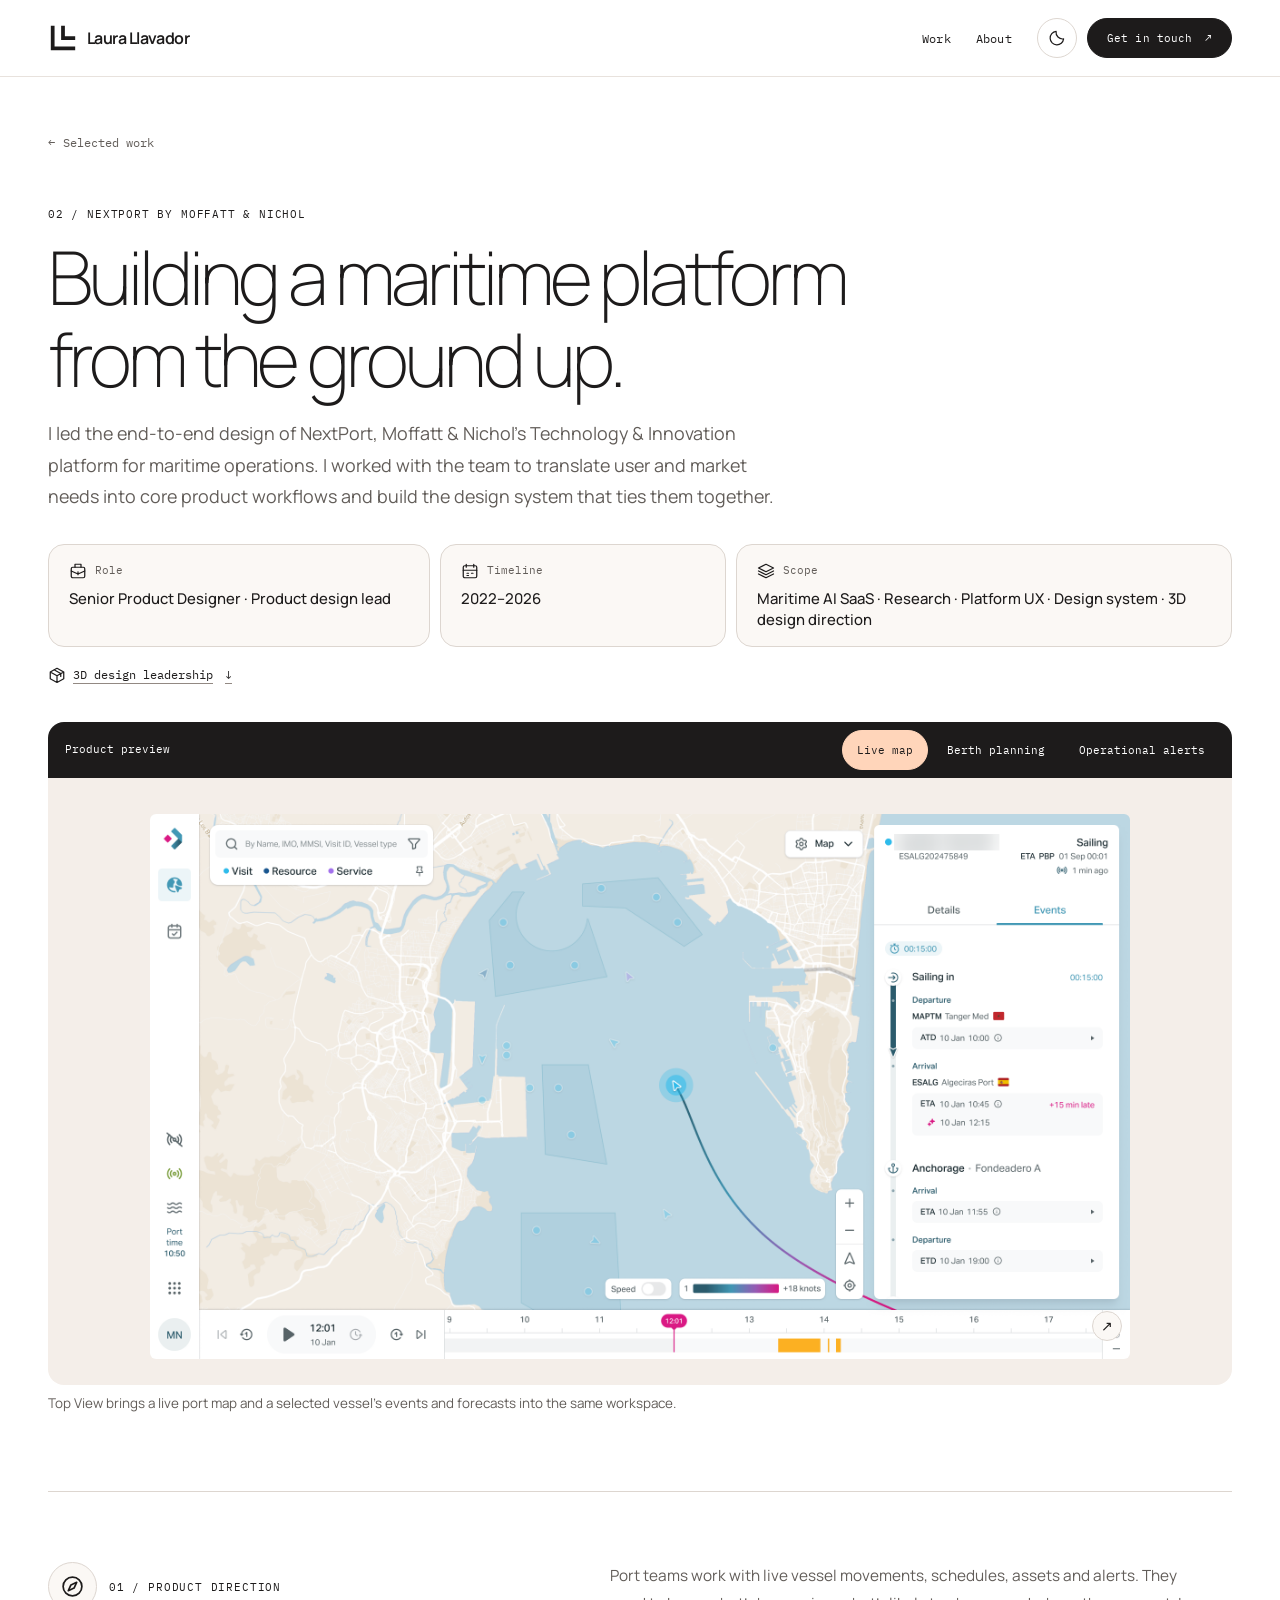
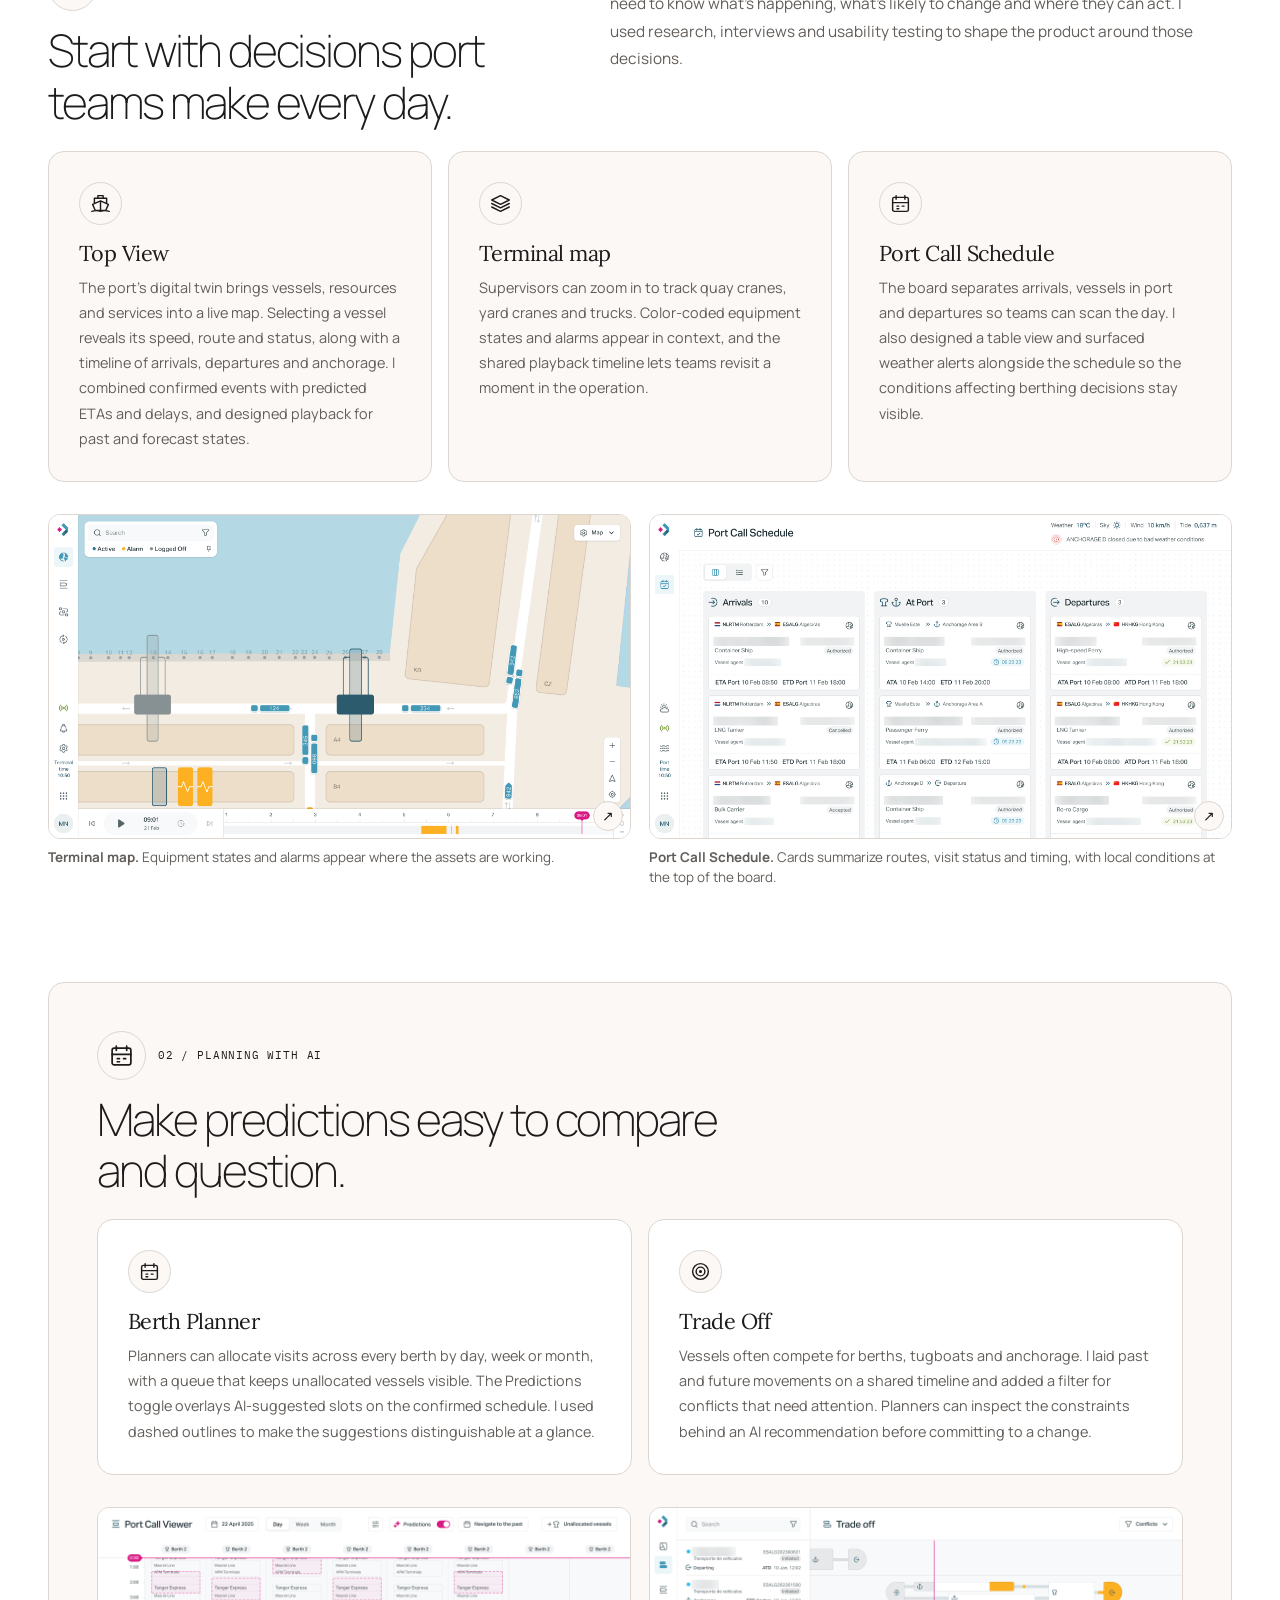
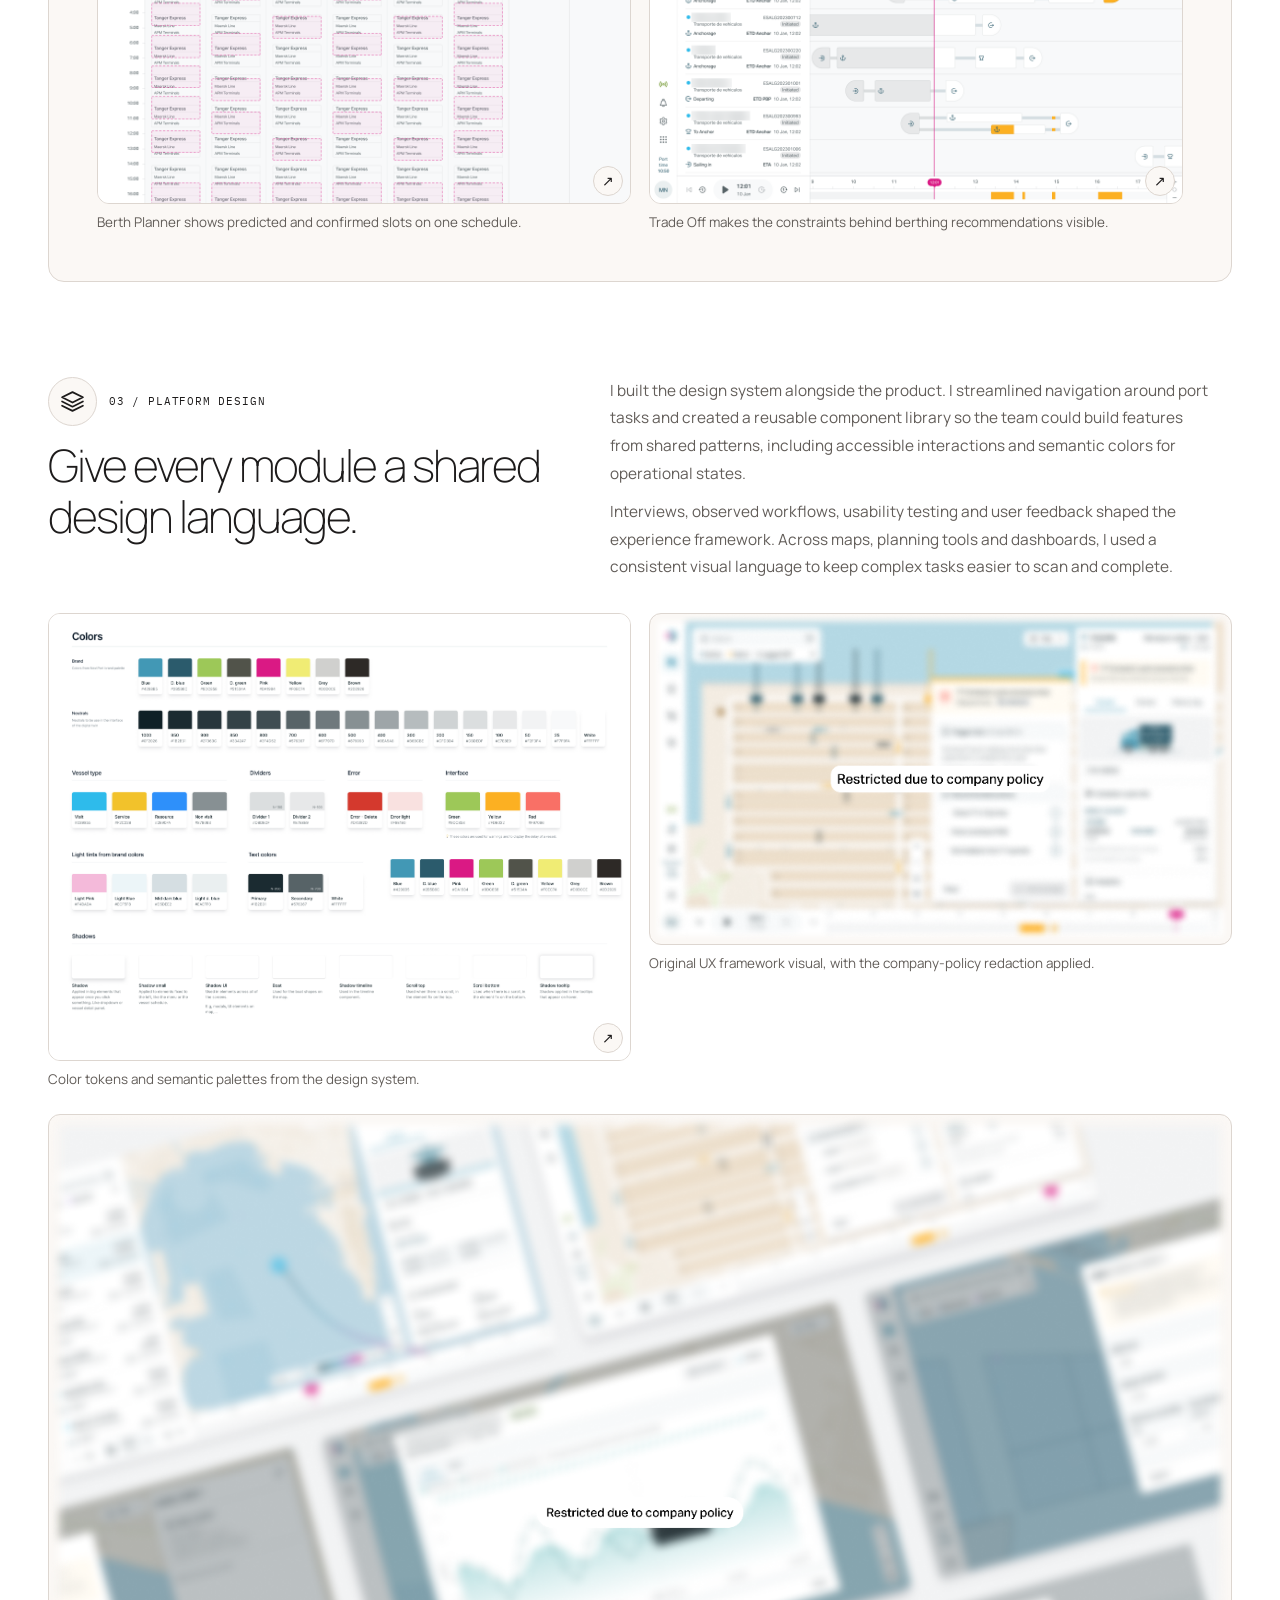
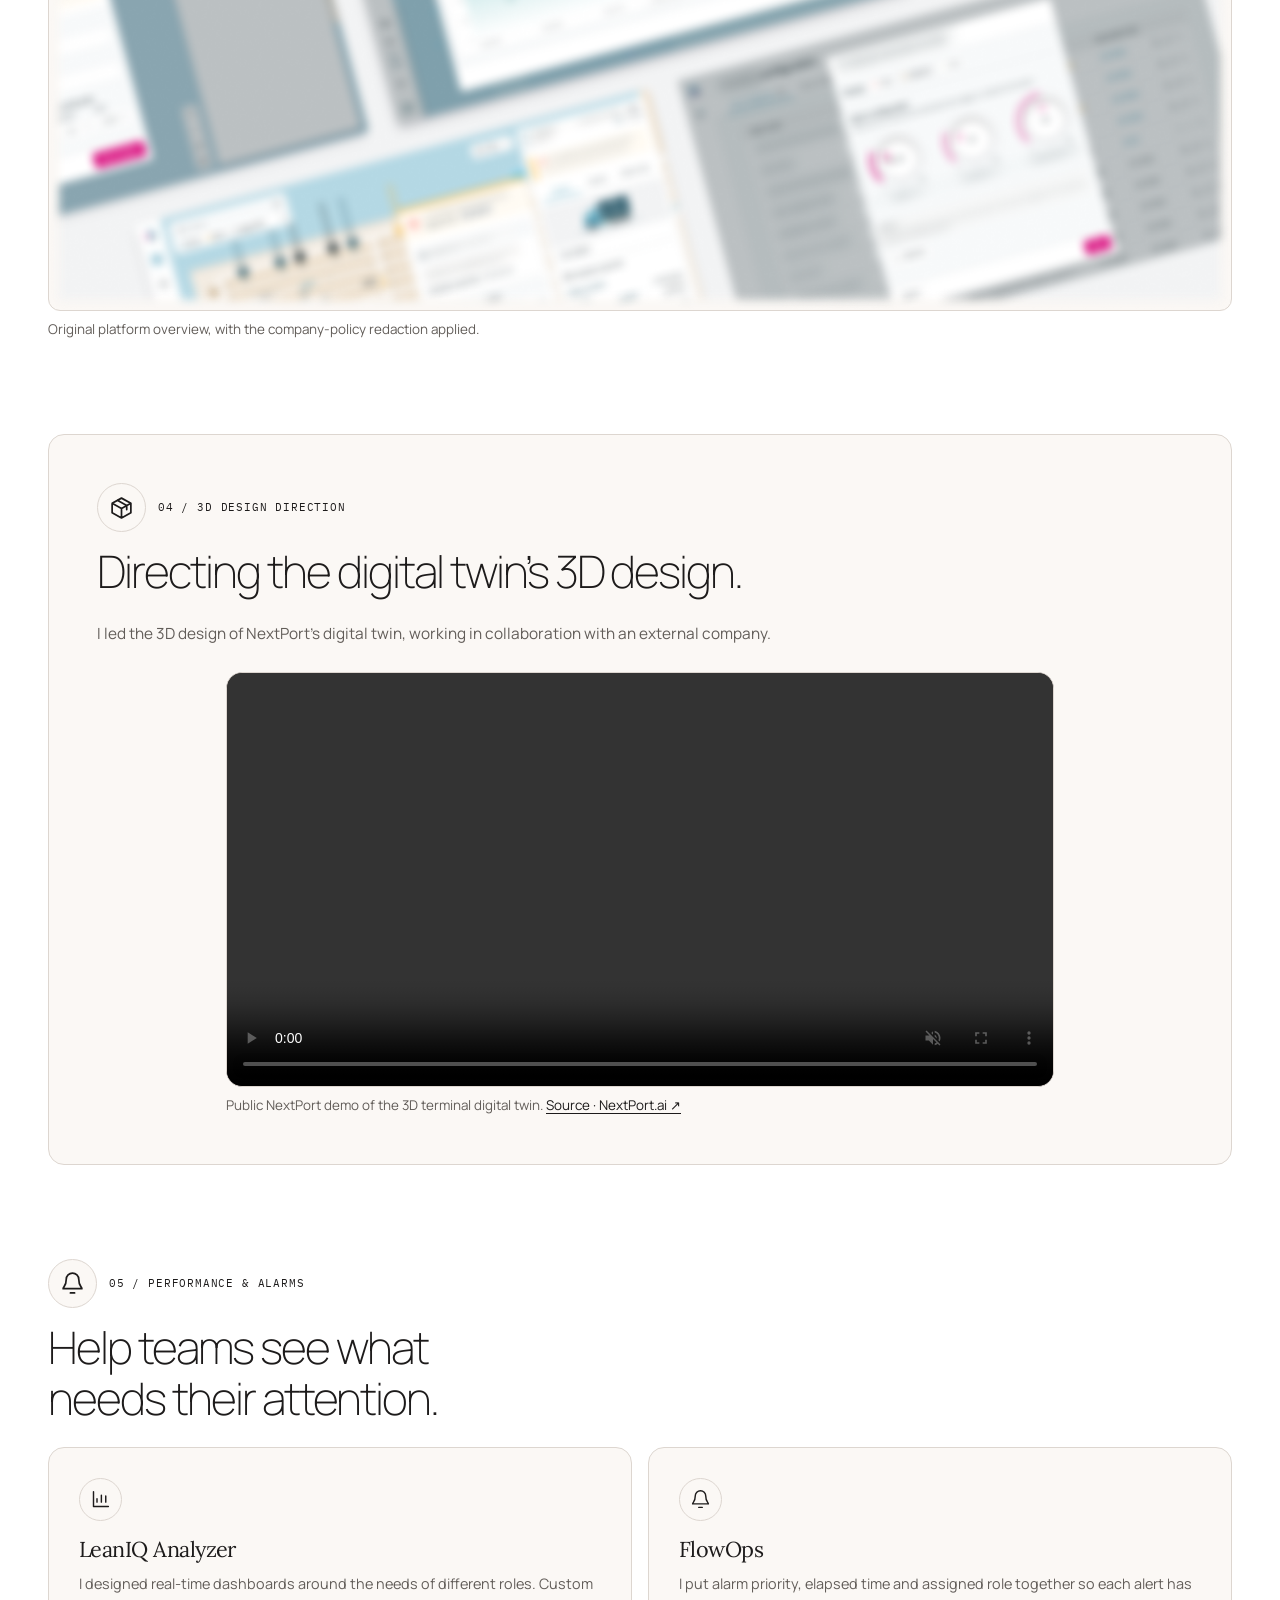
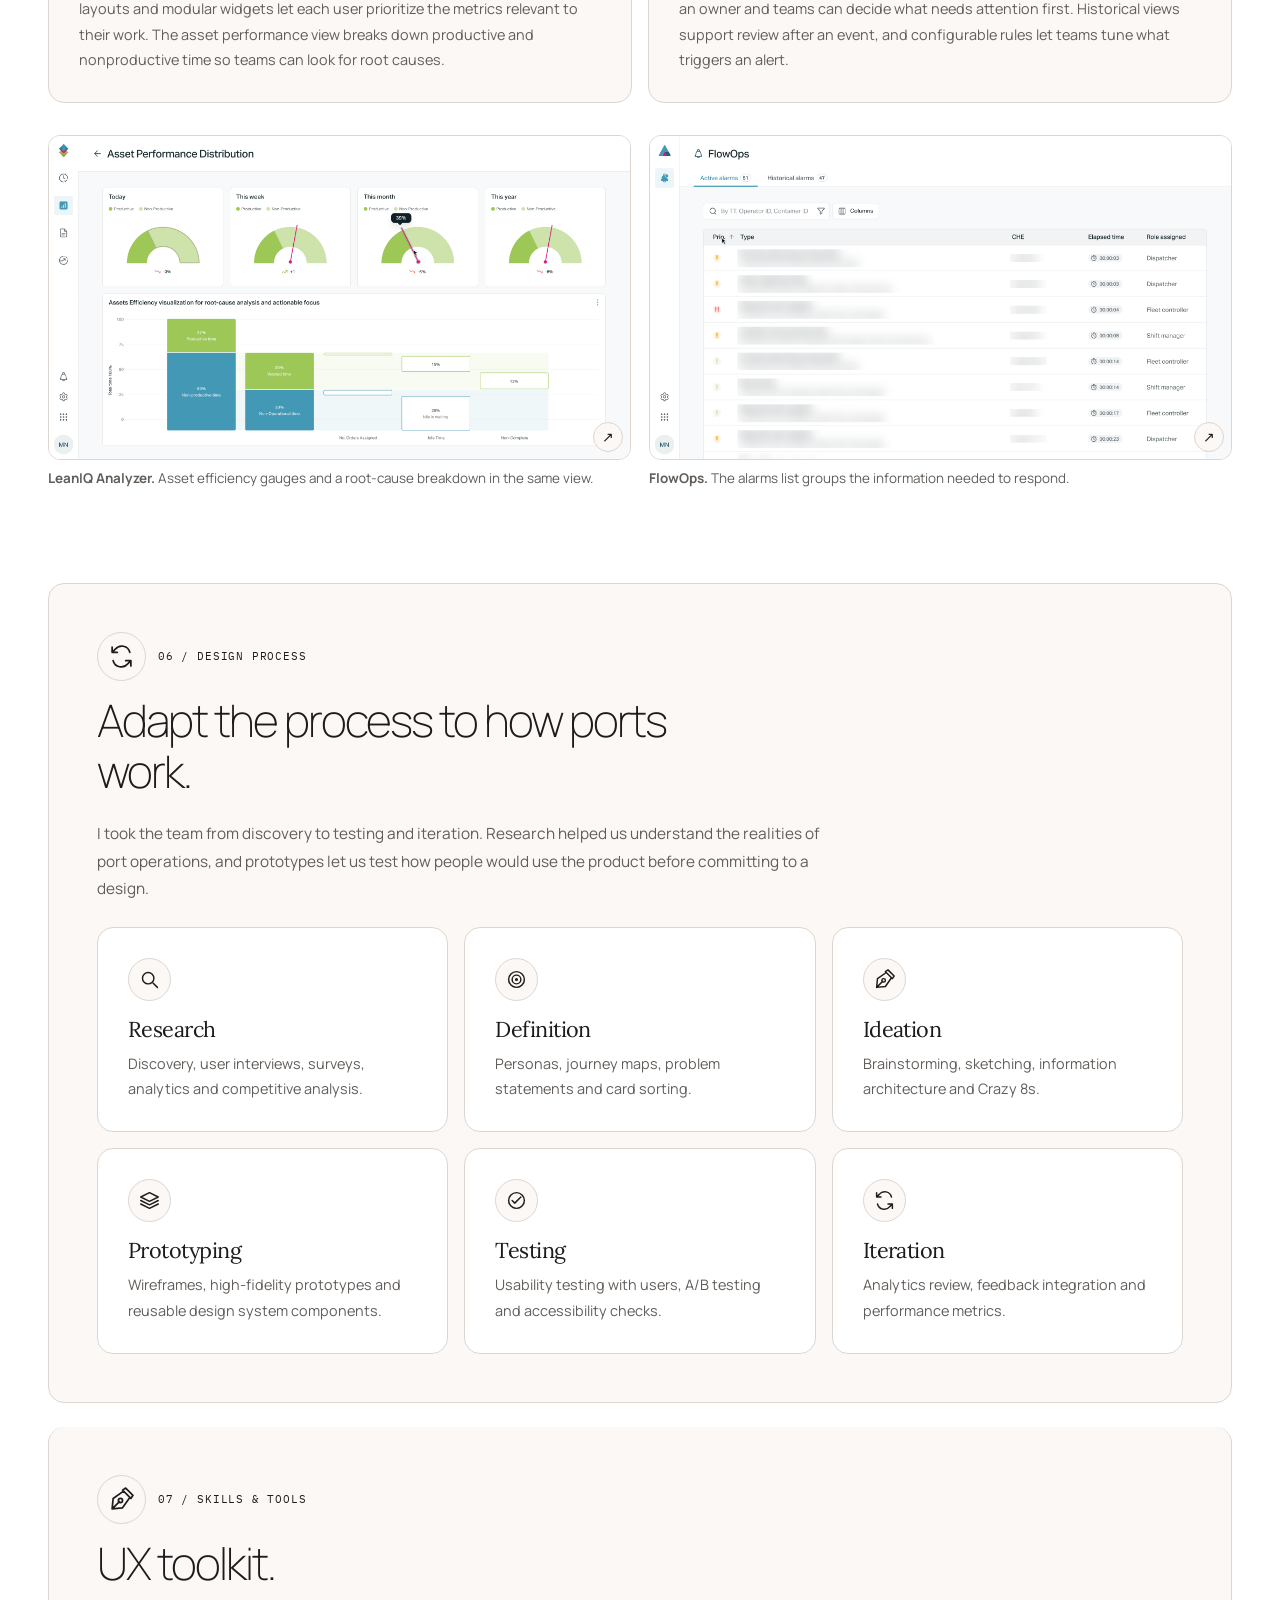
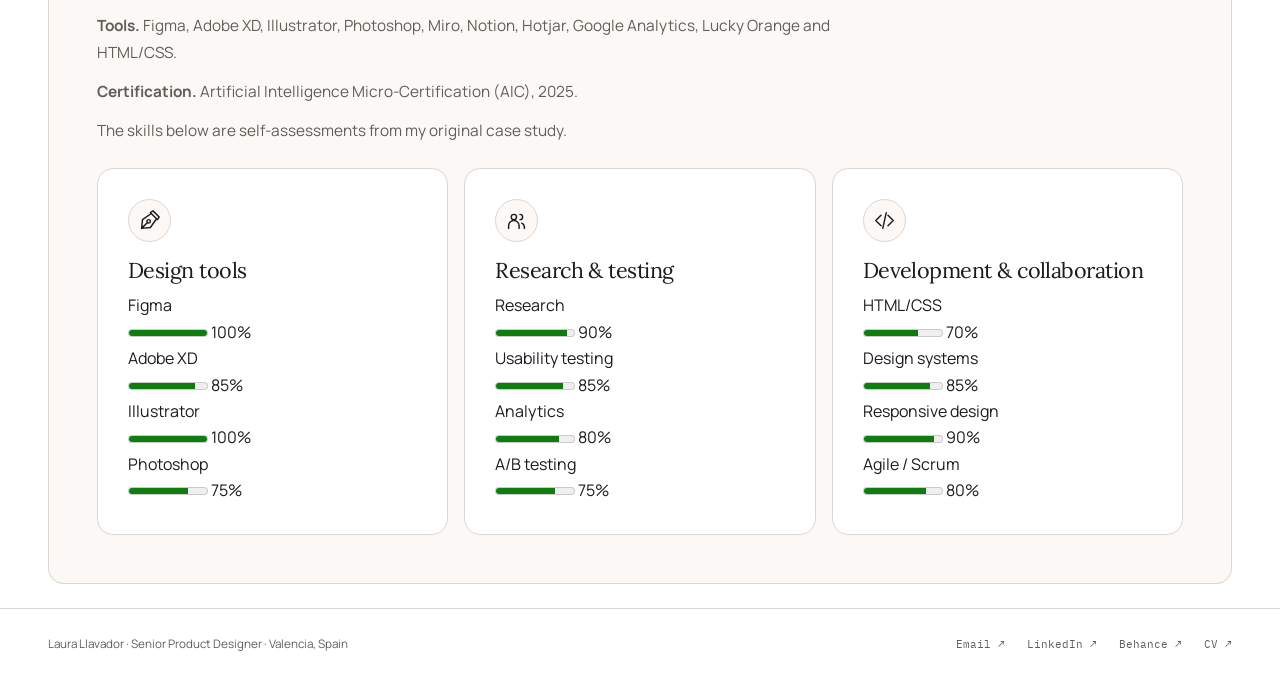
<file: nextport.html>
<!doctype html>
<html lang="en">
<head>
  <meta charset="utf-8">
  <meta name="viewport" content="width=device-width, initial-scale=1">
  <meta name="theme-color" content="#ffffff">
  <meta name="description" content="How Laura Llavador led end-to-end product design for NextPort, an AI-powered maritime operations platform.">
  <title>NextPort by Moffatt &amp; Nichol | Laura Llavador</title>
  <link rel="icon" href="favicon.svg" type="image/svg+xml">
  <script src="site-theme.js"></script>
  <link rel="preload" href="asset/fonts/manrope.ttf" as="font" type="font/ttf" crossorigin>
  <link rel="stylesheet" href="portfolio-fonts.css">
  <link rel="stylesheet" href="styles.css">
  <link rel="stylesheet" href="portfolio-motion.css">
  <script src="portfolio-motion.js" defer></script>
  <script src="case-showcase.js" defer></script>
  <link rel="stylesheet" href="portfolio-blocks.css">
  <link rel="stylesheet" href="site-navigation.css">
  <link rel="stylesheet" href="nextport-media.css">
  <script src="site-navigation.js" defer></script>
  <link rel="stylesheet" href="portfolio-style.css">
</head>
<body class="case-page case-nextport">
  <a class="skip-link" href="#main">Skip to content</a>
  <header class="site-header">
    <div class="shell header-inner">
      <a class="wordmark" href="index.html" aria-label="Laura Llavador home"><svg class="brand-symbol" viewBox="0 0 32 32" aria-hidden="true" focusable="false"><path fill="currentColor" d="M3 3h4v22h22v4H3V3Zm11 0h4v11h11v4H14V3Z"/></svg><span class="brand-name">Laura Llavador</span></a>
      <nav class="main-nav" aria-label="Main">
        <a href="index.html#work">Work</a>
        <a href="index.html#about">About</a>
      </nav>
      <div class="header-actions">
        <button type="button" class="theme-toggle" role="switch" aria-checked="false" aria-label="Dark mode" title="Switch to dark mode" hidden>
          <svg class="theme-icon-sun" viewBox="0 0 24 24" fill="none" stroke="currentColor" stroke-width="1.6" stroke-linecap="round" aria-hidden="true" focusable="false"><circle cx="12" cy="12" r="4"/><path d="M12 2v2m0 16v2M2 12h2m16 0h2M5 5l1.4 1.4m11.2 11.2L19 19M5 19l1.4-1.4M17.6 6.4 19 5"/></svg>
          <svg class="theme-icon-moon" viewBox="0 0 24 24" fill="none" stroke="currentColor" stroke-width="1.6" stroke-linecap="round" stroke-linejoin="round" aria-hidden="true" focusable="false"><path d="M20.8 13.2A8.8 8.8 0 0 1 10.8 3.2a9 9 0 1 0 10 10Z"/></svg>
        </button>
        <a class="header-cta" href="mailto:lauxllavador@gmail.com">Get in touch <span aria-hidden="true">↗</span></a>
        <button type="button" class="menu-toggle" aria-label="Open navigation menu" aria-controls="mobile-menu" aria-expanded="false" aria-haspopup="dialog" hidden>
          <span class="menu-toggle-lines" aria-hidden="true"></span>
        </button>
      </div>
    </div>
  </header>

  <dialog class="mobile-menu" id="mobile-menu" aria-labelledby="mobile-menu-title">
    <div class="mobile-menu-header">
      <p class="eyebrow" id="mobile-menu-title">Explore</p>
      <button type="button" class="mobile-menu-close" aria-label="Close navigation menu" autofocus><svg viewBox="0 0 24 24" fill="none" stroke="currentColor" stroke-width="1.6" stroke-linecap="round" aria-hidden="true" focusable="false"><path d="m6 6 12 12M6 18 18 6"/></svg></button>
    </div>
    <nav class="mobile-menu-links" aria-label="Mobile main">
      <a href="index.html#work"><span class="mobile-menu-number">01</span><span class="mobile-menu-label">Work</span><svg class="ui-icon" aria-hidden="true" focusable="false"><use href="asset/portfolio-icons.svg#arrow-right"/></svg></a>
      <a href="index.html#about"><span class="mobile-menu-number">02</span><span class="mobile-menu-label">About</span><svg class="ui-icon" aria-hidden="true" focusable="false"><use href="asset/portfolio-icons.svg#arrow-right"/></svg></a>
      <a href="index.html#contact"><span class="mobile-menu-number">03</span><span class="mobile-menu-label">Contact</span><svg class="ui-icon" aria-hidden="true" focusable="false"><use href="asset/portfolio-icons.svg#arrow-right"/></svg></a>
    </nav>
    <div class="mobile-menu-footer"><p>Senior Product Designer</p><a class="mobile-menu-email" href="mailto:lauxllavador@gmail.com">lauxllavador@gmail.com <span aria-hidden="true">↗</span></a></div>
  </dialog>

  <main id="main">
    <section class="shell case-hero" aria-labelledby="case-title">
      <a class="case-kicker" href="index.html#work"><span aria-hidden="true">←</span> Selected work</a>
      <p class="eyebrow">02 / NextPort by Moffatt &amp; Nichol</p>
      <h1 class="case-title" id="case-title">Building a maritime platform from the ground up.</h1>
      <p class="case-lede">I led the end-to-end design of NextPort, Moffatt &amp; Nichol’s Technology &amp; Innovation platform for maritime operations. I worked with the team to translate user and market needs into core product workflows and build the design system that ties them together.</p>
      <dl class="case-meta">
        <div><dt><svg class="ui-icon" aria-hidden="true" focusable="false"><use href="asset/portfolio-icons.svg#briefcase"/></svg> Role</dt><dd>Senior Product Designer · Product design lead</dd></div>
        <div><dt><svg class="ui-icon" aria-hidden="true" focusable="false"><use href="asset/portfolio-icons.svg#calendar"/></svg> Timeline</dt><dd>2022–2026</dd></div>
        <div><dt><svg class="ui-icon" aria-hidden="true" focusable="false"><use href="asset/portfolio-icons.svg#layers"/></svg> Scope</dt><dd>Maritime AI SaaS · Research · Platform UX · Design system · 3D design direction</dd></div>
      </dl>
      <a class="text-link icon-link case-3d-link" href="#three-d-design"><svg class="ui-icon" aria-hidden="true" focusable="false"><use href="asset/portfolio-icons.svg#package"/></svg> 3D design leadership <span aria-hidden="true">↓</span></a>
    </section>

    <section class="shell case-showcase case-showcase--maritime" data-case-showcase aria-label="NextPort product preview">
      <div class="showcase-toolbar">
        <p class="showcase-label">Product preview</p>
        <div class="showcase-options" data-showcase-options hidden>
          <button type="button" id="nextport-preview-map-tab" data-showcase-target="nextport-preview-map" aria-controls="nextport-preview-map">Live map</button>
          <button type="button" id="nextport-preview-planning-tab" data-showcase-target="nextport-preview-planning" aria-controls="nextport-preview-planning">Berth planning</button>
          <button type="button" id="nextport-preview-alerts-tab" data-showcase-target="nextport-preview-alerts" aria-controls="nextport-preview-alerts">Operational alerts</button>
        </div>
      </div>
      <figure class="showcase-panel" id="nextport-preview-map" data-showcase-panel>
        <div class="showcase-stage">
          <a class="case-image-link" href="asset/nextport/topview-vessel-events.png" target="_blank" rel="noopener" aria-label="Enlarge the NextPort live port map">
            <img src="asset/nextport/topview-vessel-events.png" width="2160" height="1200" alt="NextPort's live port map with a vessel detail panel showing its event timeline and AI forecasts" fetchpriority="high">
          </a>
        </div>
        <figcaption>Top View brings a live port map and a selected vessel's events and forecasts into the same workspace.</figcaption>
      </figure>
      <figure class="showcase-panel" id="nextport-preview-planning" data-showcase-panel hidden>
        <div class="showcase-stage">
          <a class="case-image-link" href="asset/nextport/berth-planner-predictions.png" target="_blank" rel="noopener" aria-label="Enlarge the Berth Planner predictions">
            <img src="asset/nextport/berth-planner-predictions.png" width="2160" height="1200" alt="Berth Planner calendar with AI-predicted vessel slots overlaid on the berth schedule" loading="lazy" decoding="async">
          </a>
        </div>
        <figcaption>Berth Planner shows predicted and confirmed slots on one schedule.</figcaption>
      </figure>
      <figure class="showcase-panel" id="nextport-preview-alerts" data-showcase-panel hidden>
        <div class="showcase-stage">
          <a class="case-image-link" href="asset/nextport/flowops-alarms.png" target="_blank" rel="noopener" aria-label="Enlarge the FlowOps alarms list">
            <img src="asset/nextport/flowops-alarms.png" width="2160" height="1200" alt="FlowOps alarms list showing priority, elapsed time and assigned role" loading="lazy" decoding="async">
          </a>
        </div>
        <figcaption><strong>FlowOps.</strong> The alarms list groups the information needed to respond.</figcaption>
      </figure>
    </section>

    <div class="shell case-body">
      <section class="case-section" aria-labelledby="direction-title">
        <div class="case-section-head">
          <span class="section-mark"><svg class="ui-icon" aria-hidden="true" focusable="false"><use href="asset/portfolio-icons.svg#compass"/></svg></span>
          <p class="case-section-label">01 / Product direction</p>
          <h2 id="direction-title">Start with decisions port teams make every day.</h2>
        </div>
        <div class="case-copy">
          <p>Port teams work with live vessel movements, schedules, assets and alerts. They need to know what’s happening, what’s likely to change and where they can act. I used research, interviews and usability testing to shape the product around those decisions.</p>
        </div>
        <div class="insight-grid">
          <article class="insight-card">
            <span class="icon-badge"><svg class="ui-icon" aria-hidden="true" focusable="false"><use href="asset/portfolio-icons.svg#ship"/></svg></span>
            <h3>Top View</h3>
            <p>The port’s digital twin brings vessels, resources and services into a live map. Selecting a vessel reveals its speed, route and status, along with a timeline of arrivals, departures and anchorage. I combined confirmed events with predicted ETAs and delays, and designed playback for past and forecast states.</p>
          </article>
          <article class="insight-card">
            <span class="icon-badge"><svg class="ui-icon" aria-hidden="true" focusable="false"><use href="asset/portfolio-icons.svg#layers"/></svg></span>
            <h3>Terminal map</h3>
            <p>Supervisors can zoom in to track quay cranes, yard cranes and trucks. Color-coded equipment states and alarms appear in context, and the shared playback timeline lets teams revisit a moment in the operation.</p>
          </article>
          <article class="insight-card">
            <span class="icon-badge"><svg class="ui-icon" aria-hidden="true" focusable="false"><use href="asset/portfolio-icons.svg#calendar"/></svg></span>
            <h3>Port Call Schedule</h3>
            <p>The board separates arrivals, vessels in port and departures so teams can scan the day. I also designed a table view and surfaced weather alerts alongside the schedule so the conditions affecting berthing decisions stay visible.</p>
          </article>
        </div>
        <div class="case-grid">
          <figure class="case-figure">
            <a class="case-image-link" href="asset/nextport/terminal-map.png" target="_blank" rel="noopener" aria-label="Enlarge the NextPort terminal map">
              <img src="asset/nextport/terminal-map.png" width="2160" height="1200" alt="Live terminal map with quay cranes, numbered trucks and orange equipment alarms above a playback timeline" loading="lazy" decoding="async">
            </a>
            <figcaption><strong>Terminal map.</strong> Equipment states and alarms appear where the assets are working.</figcaption>
          </figure>
          <figure class="case-figure">
            <a class="case-image-link" href="asset/nextport/port-call-schedule.png" target="_blank" rel="noopener" aria-label="Enlarge the Port Call Schedule board">
              <img src="asset/nextport/port-call-schedule.png" width="2160" height="1200" alt="Port Call Schedule with columns for arrivals, vessels at port and departures, plus an anchorage weather alert" loading="lazy" decoding="async">
            </a>
            <figcaption><strong>Port Call Schedule.</strong> Cards summarize routes, visit status and timing, with local conditions at the top of the board.</figcaption>
          </figure>
        </div>
      </section>

      <section class="case-section case-section--band" aria-labelledby="planning-title">
        <div class="case-section-head">
          <span class="section-mark"><svg class="ui-icon" aria-hidden="true" focusable="false"><use href="asset/portfolio-icons.svg#calendar"/></svg></span>
          <p class="case-section-label">02 / Planning with AI</p>
          <h2 id="planning-title">Make predictions easy to compare and question.</h2>
        </div>
        <div class="insight-grid insight-grid--two">
          <article class="insight-card">
            <span class="icon-badge"><svg class="ui-icon" aria-hidden="true" focusable="false"><use href="asset/portfolio-icons.svg#calendar"/></svg></span>
            <h3>Berth Planner</h3>
            <p>Planners can allocate visits across every berth by day, week or month, with a queue that keeps unallocated vessels visible. The Predictions toggle overlays AI-suggested slots on the confirmed schedule. I used dashed outlines to make the suggestions distinguishable at a glance.</p>
          </article>
          <article class="insight-card">
            <span class="icon-badge"><svg class="ui-icon" aria-hidden="true" focusable="false"><use href="asset/portfolio-icons.svg#target"/></svg></span>
            <h3>Trade Off</h3>
            <p>Vessels often compete for berths, tugboats and anchorage. I laid past and future movements on a shared timeline and added a filter for conflicts that need attention. Planners can inspect the constraints behind an AI recommendation before committing to a change.</p>
          </article>
        </div>
        <div class="case-grid">
          <figure class="case-figure">
            <a class="case-image-link" href="asset/nextport/berth-planner-predictions.png" target="_blank" rel="noopener" aria-label="Enlarge the Berth Planner predictions">
              <img src="asset/nextport/berth-planner-predictions.png" width="2160" height="1200" alt="Berth Planner calendar with AI-predicted vessel slots overlaid on the berth schedule" loading="lazy" decoding="async">
            </a>
            <figcaption>Berth Planner shows predicted and confirmed slots on one schedule.</figcaption>
          </figure>
          <figure class="case-figure">
            <a class="case-image-link" href="asset/nextport/trade-off.png" target="_blank" rel="noopener" aria-label="Enlarge the Trade Off timeline">
              <img src="asset/nextport/trade-off.png" width="2160" height="1200" alt="Trade Off showing vessel movements and berth conflicts on a shared timeline" loading="lazy" decoding="async">
            </a>
            <figcaption>Trade Off makes the constraints behind berthing recommendations visible.</figcaption>
          </figure>
        </div>
      </section>

      <section class="case-section" aria-labelledby="platform-title">
        <div class="case-section-head">
          <span class="section-mark"><svg class="ui-icon" aria-hidden="true" focusable="false"><use href="asset/portfolio-icons.svg#layers"/></svg></span>
          <p class="case-section-label">03 / Platform design</p>
          <h2 id="platform-title">Give every module a shared design language.</h2>
        </div>
        <div class="case-copy">
          <p>I built the design system alongside the product. I streamlined navigation around port tasks and created a reusable component library so the team could build features from shared patterns, including accessible interactions and semantic colors for operational states.</p>
          <p>Interviews, observed workflows, usability testing and user feedback shaped the experience framework. Across maps, planning tools and dashboards, I used a consistent visual language to keep complex tasks easier to scan and complete.</p>
        </div>
        <div class="case-grid">
          <figure class="case-figure">
            <a class="case-image-link" href="asset/nextport/design-system-colors.png" target="_blank" rel="noopener" aria-label="Enlarge the design system color tokens">
              <img src="asset/nextport/design-system-colors.png" width="2521" height="1935" alt="NextPort design system with neutral and semantic color palettes" loading="lazy" decoding="async">
            </a>
            <figcaption>Color tokens and semantic palettes from the design system.</figcaption>
          </figure>
          <figure class="case-figure">
            <img src="asset/nextport/np1.png" width="1479" height="839" alt="Blurred NextPort interface with a notice that access is restricted by company policy" loading="lazy" decoding="async">
            <figcaption>Original UX framework visual, with the company-policy redaction applied.</figcaption>
          </figure>
        </div>
        <figure class="case-figure">
          <img src="asset/nextport/npmain.png" width="5862" height="3942" alt="Blurred collage of NextPort interfaces with a notice that access is restricted by company policy" loading="lazy" decoding="async">
          <figcaption>Original platform overview, with the company-policy redaction applied.</figcaption>
        </figure>
      </section>

      <section class="case-section case-section--band" id="three-d-design" aria-labelledby="three-d-design-title">
        <div class="case-section-head">
          <span class="section-mark"><svg class="ui-icon" aria-hidden="true" focusable="false"><use href="asset/portfolio-icons.svg#package"/></svg></span>
          <p class="case-section-label">04 / 3D design direction</p>
          <h2 id="three-d-design-title">Directing the digital twin’s 3D design.</h2>
        </div>
        <div class="case-copy">
          <p>I led the 3D design of NextPort’s digital twin, working in collaboration with an external company.</p>
        </div>
        <figure class="case-figure case-video">
          <video controls muted playsinline loop preload="metadata" width="1052" height="822" aria-label="NextPort 3D terminal digital twin demo">
            <source src="asset/nextport/3d-terminal-demo.mp4" type="video/mp4">
            <a href="asset/nextport/3d-terminal-demo.mp4">Watch the NextPort 3D terminal demo.</a>
          </video>
          <figcaption>Public NextPort demo of the 3D terminal digital twin. <a href="https://nextport.ai/" target="_blank" rel="noopener">Source · NextPort.ai <span aria-hidden="true">↗</span></a></figcaption>
        </figure>
      </section>

      <section class="case-section" aria-labelledby="operations-title">
        <div class="case-section-head">
          <span class="section-mark"><svg class="ui-icon" aria-hidden="true" focusable="false"><use href="asset/portfolio-icons.svg#bell"/></svg></span>
          <p class="case-section-label">05 / Performance &amp; alarms</p>
          <h2 id="operations-title">Help teams see what needs their attention.</h2>
        </div>
        <div class="insight-grid insight-grid--two">
          <article class="insight-card">
            <span class="icon-badge"><svg class="ui-icon" aria-hidden="true" focusable="false"><use href="asset/portfolio-icons.svg#chart"/></svg></span>
            <h3>LeanIQ Analyzer</h3>
            <p>I designed real-time dashboards around the needs of different roles. Custom layouts and modular widgets let each user prioritize the metrics relevant to their work. The asset performance view breaks down productive and nonproductive time so teams can look for root causes.</p>
          </article>
          <article class="insight-card">
            <span class="icon-badge"><svg class="ui-icon" aria-hidden="true" focusable="false"><use href="asset/portfolio-icons.svg#bell"/></svg></span>
            <h3>FlowOps</h3>
            <p>I put alarm priority, elapsed time and assigned role together so each alert has an owner and teams can decide what needs attention first. Historical views support review after an event, and configurable rules let teams tune what triggers an alert.</p>
          </article>
        </div>
        <div class="case-grid">
          <figure class="case-figure">
            <a class="case-image-link" href="asset/nextport/leaniq-analyzer.png" target="_blank" rel="noopener" aria-label="Enlarge the LeanIQ Analyzer dashboard">
              <img src="asset/nextport/leaniq-analyzer.png" width="2160" height="1200" alt="LeanIQ Analyzer dashboard with gauges for four time periods and a chart breaking down asset efficiency" loading="lazy" decoding="async">
            </a>
            <figcaption><strong>LeanIQ Analyzer.</strong> Asset efficiency gauges and a root-cause breakdown in the same view.</figcaption>
          </figure>
          <figure class="case-figure">
            <a class="case-image-link" href="asset/nextport/flowops-alarms.png" target="_blank" rel="noopener" aria-label="Enlarge the FlowOps alarms list">
              <img src="asset/nextport/flowops-alarms.png" width="2160" height="1200" alt="FlowOps alarms list showing priority, elapsed time and assigned role" loading="lazy" decoding="async">
            </a>
            <figcaption><strong>FlowOps.</strong> The alarms list groups the information needed to respond.</figcaption>
          </figure>
        </div>
      </section>

      <section class="case-section case-section--band" aria-labelledby="process-title">
        <div class="case-section-head">
          <span class="section-mark"><svg class="ui-icon" aria-hidden="true" focusable="false"><use href="asset/portfolio-icons.svg#cycle"/></svg></span>
          <p class="case-section-label">06 / Design process</p>
          <h2 id="process-title">Adapt the process to how ports work.</h2>
        </div>
        <div class="case-copy">
          <p>I took the team from discovery to testing and iteration. Research helped us understand the realities of port operations, and prototypes let us test how people would use the product before committing to a design.</p>
        </div>
        <ol class="process-grid">
          <li>
            <span class="icon-badge"><svg class="ui-icon" aria-hidden="true" focusable="false"><use href="asset/portfolio-icons.svg#search"/></svg></span>
            <h3>Research</h3>
            <p>Discovery, user interviews, surveys, analytics and competitive analysis.</p>
          </li>
          <li>
            <span class="icon-badge"><svg class="ui-icon" aria-hidden="true" focusable="false"><use href="asset/portfolio-icons.svg#target"/></svg></span>
            <h3>Definition</h3>
            <p>Personas, journey maps, problem statements and card sorting.</p>
          </li>
          <li>
            <span class="icon-badge"><svg class="ui-icon" aria-hidden="true" focusable="false"><use href="asset/portfolio-icons.svg#pen"/></svg></span>
            <h3>Ideation</h3>
            <p>Brainstorming, sketching, information architecture and Crazy 8s.</p>
          </li>
          <li>
            <span class="icon-badge"><svg class="ui-icon" aria-hidden="true" focusable="false"><use href="asset/portfolio-icons.svg#layers"/></svg></span>
            <h3>Prototyping</h3>
            <p>Wireframes, high-fidelity prototypes and reusable design system components.</p>
          </li>
          <li>
            <span class="icon-badge"><svg class="ui-icon" aria-hidden="true" focusable="false"><use href="asset/portfolio-icons.svg#check"/></svg></span>
            <h3>Testing</h3>
            <p>Usability testing with users, A/B testing and accessibility checks.</p>
          </li>
          <li>
            <span class="icon-badge"><svg class="ui-icon" aria-hidden="true" focusable="false"><use href="asset/portfolio-icons.svg#cycle"/></svg></span>
            <h3>Iteration</h3>
            <p>Analytics review, feedback integration and performance metrics.</p>
          </li>
        </ol>
      </section>

      <section class="case-section case-section--band" aria-labelledby="toolkit-title">
        <div class="case-section-head">
          <span class="section-mark"><svg class="ui-icon" aria-hidden="true" focusable="false"><use href="asset/portfolio-icons.svg#pen"/></svg></span>
          <p class="case-section-label">07 / Skills &amp; tools</p>
          <h2 id="toolkit-title">UX toolkit.</h2>
        </div>
        <div class="case-copy">
          <p><strong>Tools.</strong> Figma, Adobe XD, Illustrator, Photoshop, Miro, Notion, Hotjar, Google Analytics, Lucky Orange and HTML/CSS.</p>
          <p><strong>Certification.</strong> Artificial Intelligence Micro-Certification (AIC), 2025.</p>
          <p>The skills below are self-assessments from my original case study.</p>
        </div>
        <div class="toolkit-grid">
          <div class="insight-card">
            <span class="icon-badge"><svg class="ui-icon" aria-hidden="true" focusable="false"><use href="asset/portfolio-icons.svg#pen"/></svg></span>
            <h3>Design tools</h3>
            <dl>
              <dt id="figma-skill">Figma</dt><dd><meter min="0" max="100" value="100" aria-labelledby="figma-skill"></meter> 100%</dd>
              <dt id="xd-skill">Adobe XD</dt><dd><meter min="0" max="100" value="85" aria-labelledby="xd-skill"></meter> 85%</dd>
              <dt id="illustrator-skill">Illustrator</dt><dd><meter min="0" max="100" value="100" aria-labelledby="illustrator-skill"></meter> 100%</dd>
              <dt id="photoshop-skill">Photoshop</dt><dd><meter min="0" max="100" value="75" aria-labelledby="photoshop-skill"></meter> 75%</dd>
            </dl>
          </div>
          <div class="insight-card">
            <span class="icon-badge"><svg class="ui-icon" aria-hidden="true" focusable="false"><use href="asset/portfolio-icons.svg#users"/></svg></span>
            <h3>Research &amp; testing</h3>
            <dl>
              <dt id="research-skill">Research</dt><dd><meter min="0" max="100" value="90" aria-labelledby="research-skill"></meter> 90%</dd>
              <dt id="usability-skill">Usability testing</dt><dd><meter min="0" max="100" value="85" aria-labelledby="usability-skill"></meter> 85%</dd>
              <dt id="analytics-skill">Analytics</dt><dd><meter min="0" max="100" value="80" aria-labelledby="analytics-skill"></meter> 80%</dd>
              <dt id="ab-skill">A/B testing</dt><dd><meter min="0" max="100" value="75" aria-labelledby="ab-skill"></meter> 75%</dd>
            </dl>
          </div>
          <div class="insight-card">
            <span class="icon-badge"><svg class="ui-icon" aria-hidden="true" focusable="false"><use href="asset/portfolio-icons.svg#code"/></svg></span>
            <h3>Development &amp; collaboration</h3>
            <dl>
              <dt id="html-skill">HTML/CSS</dt><dd><meter min="0" max="100" value="70" aria-labelledby="html-skill"></meter> 70%</dd>
              <dt id="systems-skill">Design systems</dt><dd><meter min="0" max="100" value="85" aria-labelledby="systems-skill"></meter> 85%</dd>
              <dt id="responsive-skill">Responsive design</dt><dd><meter min="0" max="100" value="90" aria-labelledby="responsive-skill"></meter> 90%</dd>
              <dt id="agile-skill">Agile / Scrum</dt><dd><meter min="0" max="100" value="80" aria-labelledby="agile-skill"></meter> 80%</dd>
            </dl>
          </div>
        </div>
      </section>
    </div>
  </main>

  <footer class="site-footer">
    <div class="shell footer-inner">
      <span>Laura Llavador · Senior Product Designer · Valencia, Spain</span>
      <div class="footer-links">
        <a href="mailto:lauxllavador@gmail.com">Email <span aria-hidden="true">↗</span></a>
        <a href="https://www.linkedin.com/in/laurallavadorgarcia/">LinkedIn <span aria-hidden="true">↗</span></a>
        <a href="https://www.behance.net/laurallavador">Behance <span aria-hidden="true">↗</span></a>
        <a href="asset/LauraLlavadorCV.pdf">CV <span aria-hidden="true">↗</span></a>
      </div>
    </div>
  </footer>
</body>
</html>
</file>
<file: portfolio-fonts.css>
@font-face {
  font-family: "Manrope";
  src: url("asset/fonts/manrope.ttf") format("truetype");
  font-style: normal;
  font-weight: 200 800;
  font-display: swap;
}
@font-face {
  font-family: "Lora";
  src: url("asset/fonts/lora.ttf") format("truetype");
  font-style: normal;
  font-weight: 400 700;
  font-display: swap;
}
@font-face {
  font-family: "Lora";
  src: url("asset/fonts/lora-italic.ttf") format("truetype");
  font-style: italic;
  font-weight: 400 700;
  font-display: swap;
}
@font-face {
  font-family: "IBM Plex Mono";
  src: url("asset/fonts/ibm-plex-mono.ttf") format("truetype");
  font-style: normal;
  font-weight: 400;
  font-display: swap;
}
</file>
<file: styles.css>
:root {
  color-scheme: light;
  --paper: #ffffff;
  --surface: #fbf8f5;
  --ink: #1d1b1b;
  --muted: #625d59;
  --rule: #ddd6d0;
  --action: #1d1b1b;
  --accent: #99502e;
  --soft: #f4eee9;
  --button-bg: #1d1b1b;
  --button-ink: #ffffff;
  --button-hover: #3b3532;
  --panel-top: #1d1b1b;
  --panel-base: #1d1b1b;
  --panel-deep: #1d1b1b;
  --on-panel: #ffffff;
  --panel-muted: #ded5ce;
  --panel-rule: #8d807680;
  --panel-signal: #ffd5ba;
  --signal: #ffd5ba;
  --signal-ink: #1d1b1b;
  --header-bg: #fffffff2;
  --header-rule: #e8e2dd;
  --hero-glow: #ffe7db66;
  --hero-top: #ffffff;
  --hero-middle: #fbf8f5;
  --frame-rule: #d6cfc9;
  --frame-fill: #f3e7de;
  --portrait-note: #ffffffef;
  --shadow: #00000000;
  --underline: #928983;
  --hover-rule: #aaa09a;
  --hover-surface: #f2eae4;
  --media-top: #fbf8f5;
  --media-base: #f6f0eb;
  --media-deep: #f0e8e1;
  --maritime-top: #faf2ee;
  --maritime-base: #f4e8e1;
  --maritime-deep: #ecdcd2;
  --on-media: #1d1b1b;
  --viewer-stage: #1d1b1b;
  --viewer-backdrop: #1d1b1bbf;
  --sans: "Manrope", "Helvetica Neue", "Segoe UI", Arial, sans-serif;
  --display: "Manrope", "Helvetica Neue", "Segoe UI", Arial, sans-serif;
  --serif: "Lora", Georgia, serif;
  --mono: "IBM Plex Mono", ui-monospace, monospace;
  --radius: 16px;
  font-family: var(--sans);
  background: var(--paper);
  color: var(--ink);
  font-synthesis: none;
}

html[data-theme="dark"] {
  color-scheme: dark;
  --paper: #191817;
  --surface: #242220;
  --ink: #f7f5f2;
  --muted: #c6bdb5;
  --rule: #4b4540;
  --action: #f7f5f2;
  --accent: #ffc7a3;
  --soft: #302b28;
  --button-bg: #f7f5f2;
  --button-ink: #191817;
  --button-hover: #e9dfd7;
  --panel-top: #151413;
  --panel-base: #151413;
  --panel-deep: #151413;
  --on-panel: #f7f5f2;
  --panel-muted: #d0c6be;
  --panel-rule: #76695e99;
  --panel-signal: #ffd5ba;
  --signal: #ffc7a3;
  --signal-ink: #1d1b1b;
  --header-bg: #191817f2;
  --header-rule: #4b4540;
  --hero-glow: #6c44302b;
  --hero-top: #211d1a;
  --hero-middle: #1d1a18;
  --frame-rule: #79695d;
  --frame-fill: #49362c;
  --portrait-note: #242220f2;
  --shadow: #00000000;
  --underline: #ab9e93;
  --hover-rule: #a18b7a;
  --hover-surface: #36302c;
  --media-top: #39312b;
  --media-base: #302923;
  --media-deep: #29231f;
  --maritime-top: #3f3028;
  --maritime-base: #34271f;
  --maritime-deep: #2a211b;
  --on-media: #f7f5f2;
  --viewer-stage: #141312;
  --viewer-backdrop: #0c0b0beb;
}

*, *::before, *::after { box-sizing: border-box; }
[hidden] { display: none !important; }
html { scroll-behavior: smooth; }
body { margin: 0; font-size: 16px; line-height: 1.6; }
a { color: inherit; text-decoration: none; }
img { display: block; max-width: 100%; height: auto; }
h1, h2, h3, p, figure, dl, dd { margin: 0; }
:focus-visible { outline: 3px solid var(--action); outline-offset: 5px; }
::selection { color: var(--signal-ink); background: var(--signal); }
[id] { scroll-margin-top: 88px; }

.shell { width: min(1240px, calc(100% - 96px)); margin-inline: auto; }
.eyebrow, .case-section-label {
  font: 650 0.72rem/1.4 var(--sans);
  letter-spacing: 0.09em;
  text-transform: uppercase;
}
.accent { color: var(--accent); }
.skip-link { position: fixed; z-index: 8; top: 12px; left: 12px; color: var(--signal-ink); background: var(--signal); padding: 8px 16px; transform: translateY(-160%); }
.skip-link:focus { transform: none; }

.site-header {
  position: sticky;
  z-index: 3;
  top: 0;
  background: var(--header-bg);
  border-bottom: 1px solid var(--header-rule);
  backdrop-filter: blur(14px);
}

.header-inner { min-height: 66px; display: grid; grid-template-columns: 1fr auto 1fr; align-items: center; gap: 26px; }
.wordmark { display: inline-flex; width: fit-content; align-items: center; gap: 9px; font-size: 0.98rem; font-weight: 750; letter-spacing: -0.04em; }
.brand-symbol { display: block; width: 30px; height: 30px; flex: 0 0 auto; color: var(--action); }
.brand-name { font-family: Georgia, "Times New Roman", serif; font-size: 1.33rem; line-height: 1; font-weight: 600; letter-spacing: -0.055em; }
.header-actions { display: flex; align-items: center; justify-self: end; gap: 11px; }
.theme-toggle { display: inline-grid; place-items: center; flex: 0 0 auto; width: 40px; min-height: 40px; padding: 0; border: 1px solid var(--rule); border-radius: 50%; color: var(--action); background: var(--surface); cursor: pointer; transition: background-color 160ms ease, border-color 160ms ease; }
.theme-toggle:hover { background: var(--hover-surface); border-color: var(--hover-rule); }
.theme-toggle svg { width: 18px; height: 18px; }
.theme-icon-sun, [data-theme="dark"] .theme-icon-moon { display: none; }
[data-theme="dark"] .theme-icon-sun { display: block; }
.main-nav { display: flex; align-items: center; gap: clamp(16px, 3.8vw, 43px); font-size: 0.88rem; font-weight: 620; }
.header-cta { justify-self: end; font-size: 0.84rem; font-weight: 650; border: 1px solid var(--button-bg); background: var(--button-bg); color: var(--button-ink); border-radius: 8px; padding: 8px 12px; }
.header-cta span, .text-link span { margin-left: 5px; }
.main-nav a:hover, .wordmark:hover, .text-link:hover, .footer-links a:hover { color: var(--action); }
.header-cta:hover { background: var(--button-hover); border-color: var(--button-hover); }

body:has(.hero) {
  background:
    radial-gradient(ellipse at 47% 31%, var(--hero-glow) 0, transparent 66%),
    linear-gradient(180deg, var(--hero-top) 0, var(--hero-middle) 53%, var(--paper) 100%);
  background-size: 100% 660px;
  background-repeat: no-repeat;
}

.hero { text-align: center; padding-block: clamp(56px, 5.5vw, 78px) clamp(36px, 3.4vw, 46px); }
.hero-copy { width: min(100%, 1040px); margin-inline: auto; }
.hero-eyebrow { display: flex; align-items: center; justify-content: center; gap: 9px; margin-bottom: 19px; color: var(--action); }
.status-dot { display: inline-block; flex: 0 0 auto; width: 7px; height: 7px; border-radius: 50%; background: var(--action); }
.hero h1 { font-size: clamp(3.3rem, 7.4vw, 6.05rem); font-weight: 660; line-height: 0.99; letter-spacing: -0.068em; text-wrap: balance; }
.hero h1 em { color: var(--accent); font-weight: inherit; font-style: normal; }
.hero-lede { max-width: 73ch; margin: 21px auto 0; color: var(--muted); font-size: clamp(1rem, 1.35vw, 1.2rem); line-height: 1.56; text-wrap: pretty; }
.hero-actions { display: flex; flex-wrap: wrap; align-items: center; justify-content: center; gap: 12px 23px; margin-top: 23px; }

.hero-with-portrait {
  display: grid;
  grid-template-columns: minmax(0, 1.45fr) minmax(0, 0.85fr);
  align-items: center;
  gap: 35px clamp(36px, 5vw, 72px);
  padding-block: clamp(58px, 6.6vw, 94px) 35px;
  text-align: left;
}
.hero-with-portrait .hero-copy { width: 100%; }
.hero-with-portrait .hero-eyebrow, .hero-with-portrait .hero-actions { justify-content: flex-start; }
.hero-with-portrait h1 { font-size: clamp(3.3rem, 5.6vw, 5.2rem); line-height: 1.02; text-wrap: initial; }
.hero-with-portrait .hero-lede { margin-inline: 0; max-width: 54ch; font-size: clamp(1rem, 1.3vw, 1.12rem); }
.hero-portrait { position: relative; width: min(100%, 382px); justify-self: end; }
.hero-portrait-frame { position: relative; isolation: isolate; }
.hero-portrait-frame::before { content: ""; position: absolute; z-index: -1; inset: -5px; border: 1px solid var(--frame-rule); border-radius: 28px; transform: rotate(5deg); }
.hero-portrait-frame::after { content: ""; position: absolute; z-index: -2; inset: 12px -13px -12px 16px; border-radius: 25px; background: var(--frame-fill); transform: rotate(-4deg); }
.hero-portrait-photo { overflow: hidden; border-radius: 24px; box-shadow: 0 20px 55px var(--shadow); }
.hero-portrait-photo img { width: 100%; aspect-ratio: 1; object-fit: cover; }
.portrait-note { position: absolute; right: -14px; bottom: 20px; display: inline-flex; align-items: center; gap: 8px; max-width: calc(100% + 12px); border: 1px solid var(--frame-rule); border-radius: 9px; padding: 10px 13px; color: var(--ink); background: var(--portrait-note); backdrop-filter: blur(12px); box-shadow: 0 5px 15px var(--shadow); font-size: 0.78rem; font-weight: 650; }
.hero-portrait figcaption { display: flex; flex-wrap: wrap; justify-content: space-between; gap: 4px 10px; margin-top: 23px; color: var(--muted); font-size: 0.78rem; }
.hero-portrait figcaption strong { color: var(--ink); font-weight: 650; }
.hero-portrait figcaption > span { margin-inline-start: auto; }
.hero-scroll { grid-column: 1 / -1; display: inline-flex; align-items: center; gap: 11px; width: fit-content; color: var(--muted); font-size: 0.75rem; }
.hero-scroll-icon { display: grid; place-items: center; height: 33px; width: 33px; border: 1px solid var(--frame-rule); border-radius: 50%; color: var(--action); font-size: 1rem; transition: transform 200ms ease, background 200ms ease; }
.hero-scroll:hover .hero-scroll-icon { transform: translateY(4px); color: var(--signal-ink); background: var(--signal); }

.button { display: inline-flex; align-items: center; justify-content: space-between; gap: 16px; min-height: 45px; padding: 9px 15px 9px 16px; border: 1px solid var(--button-bg); border-radius: 8px; font-size: 0.91rem; font-weight: 680; transition: background-color 160ms, color 160ms, border-color 160ms; }
.button span { font-size: 1.11rem; line-height: 1; }
.button-primary { background: var(--button-bg); color: var(--button-ink); }
.button-primary:hover { background: var(--button-hover); border-color: var(--button-hover); }
.text-link { display: inline-block; width: fit-content; font-size: 0.9rem; font-weight: 680; text-decoration: underline; text-decoration-color: var(--underline); text-underline-offset: 4px; }

.work-section { padding-top: 15px; }
.section-intro { display: flex; justify-content: space-between; align-items: end; gap: 22px; margin-bottom: 20px; }
.section-index { margin-bottom: 8px; color: var(--action); }
.section-intro h2, .about-copy h2, .contact h2 { font-size: clamp(2.45rem, 5vw, 4.85rem); line-height: 1.02; letter-spacing: -0.06em; font-weight: 660; }
.section-intro h2 { font-size: clamp(2.05rem, 3.8vw, 3.5rem); }
.section-intro > p { max-width: 33ch; color: var(--muted); padding-bottom: 3px; font-size: 0.92rem; }
.feature-grid { display: grid; grid-template-columns: repeat(2, minmax(0, 1fr)); gap: clamp(14px, 2vw, 23px); }
.project-card { min-width: 0; }
.project-link { display: flex; flex-direction: column; height: 100%; overflow: hidden; border: 1px solid var(--rule); border-radius: var(--radius); background: var(--surface); transition: border-color 160ms, box-shadow 160ms; }
.project-link:hover { border-color: var(--hover-rule); box-shadow: 0 10px 28px var(--shadow); }

.project-art {
  display: grid;
  grid-template-rows: minmax(0, 1fr) auto;
  aspect-ratio: 1.72;
  gap: 10px;
  padding: clamp(12px, 2.05vw, 25px);
  overflow: hidden;
  color: var(--on-media);
  background: radial-gradient(ellipse at 70% 10%, var(--media-top), var(--media-base) 57%, var(--media-deep) 100%);
}
.nextport-card-visual { background: radial-gradient(ellipse at 75% 5%, var(--maritime-top), var(--maritime-base) 52%, var(--maritime-deep) 100%); }
.project-art figcaption { align-self: end; font-size: 0.74rem; line-height: 1.35; }
.kimera-card-screens { display: grid; grid-template-columns: minmax(0, 1fr) minmax(0, 0.26fr); align-items: center; gap: clamp(6px, 1.1vw, 14px); min-height: 0; }
.project-art img { width: 100%; min-height: 0; max-height: 100%; border-radius: 6px; object-fit: contain; }
.nextport-card-visual > img { align-self: center; }

.project-content { display: flex; flex: 1; flex-direction: column; align-items: start; padding: clamp(17px, 2.5vw, 29px); }
.project-meta { display: flex; flex-wrap: wrap; align-items: center; gap: 5px 11px; font-size: 0.8rem; font-weight: 650; line-height: 1.35; color: var(--muted); }
.project-meta > span { display: inline-flex; align-items: center; gap: 6px; }
.project-meta > span + span { border-left: 1px solid var(--rule); padding-left: 10px; }
.project-meta .status-dot { width: 6px; height: 6px; }
.project-content h3 { margin-top: 8px; font-size: clamp(1.85rem, 3.4vw, 3.15rem); line-height: 1.02; font-weight: 690; letter-spacing: -0.055em; }
.project-content > p:not(.project-meta) { max-width: 51ch; margin: 7px 0 18px; color: var(--muted); line-height: 1.52; }
.case-link-label { margin-top: auto; font-size: 0.92rem; font-weight: 710; color: var(--action); }
.case-link-label span { display: inline-block; margin-left: 4px; transition: transform 160ms ease; }
.project-link:hover .case-link-label { text-decoration: underline; text-underline-offset: 4px; }
.project-link:hover .case-link-label span { transform: translateX(4px); }

.more-work { margin-top: clamp(29px, 4vw, 52px); }
.more-work h3 { color: var(--muted); margin-bottom: 11px; }
.secondary-projects { display: grid; grid-template-columns: repeat(2, minmax(0, 1fr)); gap: 13px; }
.secondary-project { display: grid; grid-template-columns: clamp(92px, 12vw, 156px) minmax(0, 1fr) auto; align-items: center; gap: 14px; padding: 9px 14px 9px 9px; border: 1px solid var(--rule); border-radius: 10px; background: var(--surface); }
.secondary-project:hover { color: var(--action); border-color: var(--action); }
.secondary-preview { width: 100%; aspect-ratio: 1.55; object-fit: cover; border-radius: 6px; background: var(--soft); }
.secondary-copy { display: grid; gap: 4px; line-height: 1.25; }
.secondary-copy strong { font-size: clamp(0.97rem, 1.6vw, 1.2rem); letter-spacing: -0.025em; }
.secondary-copy > span { color: var(--muted); font-size: 0.82rem; }
.secondary-arrow { color: var(--action); font-size: 1.1rem; }

.about-section { display: grid; grid-template-columns: 1fr 1fr; align-items: center; gap: clamp(30px, 6.2vw, 90px); padding-block: clamp(61px, 9vw, 128px); }
.about-copy h2 { margin-bottom: 16px; }
.about-copy > p:not(.eyebrow) { max-width: 55ch; color: var(--muted); margin-bottom: 13px; }
.about-copy .text-link { margin-top: 4px; }
.about-portrait { display: grid; grid-template-columns: 66px minmax(0, 1fr); align-items: center; gap: 12px; margin-top: 25px; }
.about-portrait img { width: 66px; height: 66px; object-fit: cover; object-position: center 43%; border-radius: 50%; }
.about-portrait figcaption { display: grid; gap: 2px; font-size: 0.82rem; line-height: 1.35; color: var(--muted); }
.about-portrait strong { color: var(--ink); font-size: 0.91rem; }
.about-portrait .status-dot { margin-right: 3px; width: 6px; height: 6px; }

.workflow, .contact { background: radial-gradient(ellipse at 84% 18%, var(--panel-top), var(--panel-base) 57%, var(--panel-deep) 100%); color: var(--on-panel); }
.workflow { padding: clamp(25px, 4.3vw, 53px); border-radius: var(--radius); }
.workflow-eyebrow { display: flex; align-items: center; gap: 8px; color: var(--panel-signal); margin-bottom: 13px; }
.workflow .status-dot { background: var(--panel-signal); width: 6px; height: 6px; }
.workflow h3 { font-size: clamp(1.85rem, 3.6vw, 3.45rem); line-height: 1.03; letter-spacing: -0.055em; font-weight: 670; }
.workflow > p:not(.eyebrow) { margin-top: 13px; color: var(--panel-muted); }
.workflow-tools { display: flex; flex-wrap: wrap; gap: 6px; margin-block: 20px; }
.workflow-tools span { border: 1px solid var(--panel-rule); border-radius: 6px; padding: 4px 8px; font-size: 0.76rem; }
.workflow a { color: var(--panel-signal); font-weight: 680; font-size: 0.9rem; }
.workflow a:hover { text-decoration: underline; text-underline-offset: 4px; }

.contact-inner { min-height: 260px; display: flex; justify-content: space-between; align-items: center; gap: 24px; padding-block: 36px; }
.contact h2 { margin-bottom: 8px; }
.contact .section-index, .contact .accent { color: var(--panel-signal); }
.contact p:not(.eyebrow) { color: var(--panel-muted); }
.contact-actions { display: flex; flex-wrap: wrap; align-items: center; gap: 12px 19px; }
.contact .button-primary { background: var(--signal); border-color: var(--signal); color: var(--signal-ink); }
.contact .button-primary:hover { background: var(--on-panel); border-color: var(--on-panel); }
.contact .text-link:hover { color: var(--panel-signal); }
.workflow a:focus-visible, .contact a:focus-visible { outline-color: var(--panel-signal); }

.site-footer { border-top: 1px solid var(--rule); }
.footer-inner { display: flex; justify-content: space-between; align-items: center; gap: 16px; min-height: 73px; padding-block: 14px; color: var(--muted); font-size: 0.81rem; }
.footer-links { display: flex; flex-wrap: wrap; gap: 8px 22px; }

.case-page { --case-well: var(--soft); }
.case-hero { padding-block: clamp(29px, 4vw, 54px) 31px; }
.case-kicker { display: inline-flex; align-items: center; gap: 8px; color: var(--muted); font-size: 0.85rem; font-weight: 650; margin-bottom: clamp(23px, 4.3vw, 54px); }
.case-kicker:hover { color: var(--action); text-decoration: underline; text-underline-offset: 4px; }
.case-hero > .eyebrow { color: var(--action); margin-bottom: 13px; }
.case-title { max-width: 22ch; font-size: clamp(2.72rem, 6.3vw, 6.1rem); line-height: 1; letter-spacing: -0.065em; font-weight: 670; text-wrap: balance; }
.case-lede { max-width: 66ch; margin-top: 19px; color: var(--muted); font-size: clamp(1rem, 1.45vw, 1.2rem); }
.case-meta { display: grid; grid-template-columns: 1fr 0.75fr 1.3fr; gap: 15px; padding-top: 18px; margin-top: 27px; border-top: 1px solid var(--rule); }
.case-meta dt { font-size: 0.75rem; font-weight: 640; color: var(--muted); margin-bottom: 4px; }
.case-meta dd { font-weight: 700; line-height: 1.37; }
.case-cover { display: grid; grid-template-columns: minmax(0, 1fr); border-radius: var(--radius); }
.case-cover img { width: 100%; padding: clamp(10px, 3.3vw, 44px); background: var(--case-well); border-radius: var(--radius); }
.case-cover figcaption, .case-figure figcaption, .showcase-panel figcaption { color: var(--muted); font-size: 0.84rem; margin-top: 9px; line-height: 1.48; }
.case-body { padding-top: clamp(36px, 6vw, 84px); }
.case-section { display: grid; grid-template-columns: minmax(0, 0.8fr) minmax(0, 1fr); gap: 22px clamp(27px, 6vw, 90px); border-top: 1px solid var(--rule); padding-block: clamp(32px, 5.3vw, 71px); }
.case-section-label { color: var(--action); margin-bottom: 8px; }
.case-section h2 { font-size: clamp(1.8rem, 3.45vw, 3.5rem); font-weight: 680; line-height: 1.06; letter-spacing: -0.051em; }
.case-copy { align-self: start; color: var(--muted); max-width: 67ch; }
.case-copy p + p { margin-top: 11px; }
.case-grid { grid-column: 1 / -1; display: grid; grid-template-columns: repeat(2, minmax(0, 1fr)); align-items: start; gap: 18px; margin-top: 8px; }
.case-three-grid { grid-template-columns: repeat(3, minmax(0, 1fr)); }
.case-gallery-4 { grid-template-columns: repeat(4, minmax(0, 1fr)); }
.case-section > .case-figure { grid-column: 1 / -1; }
.case-figure img { width: 100%; border: 1px solid var(--rule); border-radius: 9px; background: var(--surface); }
.case-phone-grid img { max-height: 34rem; object-fit: contain; background: var(--soft); padding: 15px; }
.case-phone-grid.case-gallery-4 img { padding: clamp(5px, 0.85vw, 12px); }
.case-image-link { position: relative; display: block; border-radius: 9px; }
.case-image-link::after { content: "↗" / ""; position: absolute; right: 8px; bottom: 8px; display: grid; width: 30px; height: 30px; place-items: center; color: var(--action); background: var(--surface); border: 1px solid var(--rule); border-radius: 50%; font-size: 0.9rem; pointer-events: none; }
.case-image-link:hover::after { border-color: var(--action); }
.case-callout { grid-column: 1 / -1; padding: 22px 24px; background: var(--soft); border-radius: 10px; }
.case-callout .eyebrow { color: var(--action); margin-bottom: 6px; }
.case-callout p + p { font-size: clamp(1.1rem, 2.2vw, 1.8rem); font-weight: 710; letter-spacing: -0.03em; }

.showcase-toolbar {
  display: flex;
  flex-wrap: wrap;
  justify-content: space-between;
  align-items: center;
  gap: 8px 14px;
  padding: 8px 12px;
  background: var(--panel-deep);
  color: var(--on-panel);
  border-radius: var(--radius) var(--radius) 0 0;
}

.showcase-label { font-size: 0.78rem; font-weight: 680; margin-inline: 5px; }
.showcase-options { display: flex; flex-wrap: wrap; gap: 4px; }
.showcase-options button { min-height: 40px; padding: 5px 10px; border: 1px solid transparent; border-radius: 7px; background: transparent; color: var(--on-panel); font: 650 0.83rem/1.3 var(--sans); cursor: pointer; }
.showcase-options button:hover { border-color: var(--panel-rule); }
.showcase-options button[aria-selected="true"] { background: var(--signal); color: var(--signal-ink); border-color: var(--signal); }
.showcase-options button:focus-visible { outline-color: var(--signal); outline-offset: 2px; }

.showcase-stage {
  display: grid;
  place-items: center;
  min-width: 0;
  aspect-ratio: 1.95;
  padding: clamp(12px, 3vw, 36px);
  overflow: hidden;
  background: radial-gradient(ellipse at 78% 13%, var(--media-top), var(--media-base) 53%, var(--media-deep) 100%);
  border-radius: 0 0 var(--radius) var(--radius);
}

.case-showcase--maritime .showcase-stage { background: radial-gradient(ellipse at 78% 13%, var(--maritime-top), var(--maritime-base) 55%, var(--maritime-deep) 100%); }
.showcase-stage--pair { grid-template-columns: minmax(0, 1fr) minmax(0, 0.245fr); gap: clamp(8px, 1.7vw, 20px); }
.showcase-stage > img, .showcase-stage > a { width: 100%; max-height: 100%; min-height: 0; }
.showcase-stage img { width: 100%; max-height: 100%; border-radius: 6px; object-fit: contain; }
.showcase-stage > a { width: min(100%, 980px); }
.showcase-stage > a img { max-height: min(58vw, 550px); }
.showcase-panel:not([hidden]) { animation: show-preview 180ms ease-out; }
@keyframes show-preview { from { opacity: 0.62; } to { opacity: 1; } }

@media (max-width: 1080px) {
  .shell { width: calc(100% - 68px); }
}

@media (max-width: 760px) {
  .shell { width: calc(100% - 40px); }
  [id] { scroll-margin-top: 112px; }
  .header-inner { grid-template-columns: minmax(0, 1fr) auto; gap: 4px 11px; min-height: 91px; padding-top: 9px; }
  .wordmark { gap: 7px; }
  .brand-symbol { width: 26px; height: 26px; }
  .brand-name { font-size: 1.16rem; }
  .header-actions { gap: 8px; }
  .theme-toggle { width: 36px; min-height: 36px; }
  .main-nav { grid-row: 2; grid-column: 1 / -1; justify-content: center; gap: 25px; font-size: 0.81rem; padding-block: 4px 9px; }
  .header-cta { font-size: 0.78rem; padding: 6px 8px; }
  .hero { padding-block: 51px 33px; }
  .hero h1 { font-size: clamp(2.53rem, 9.7vw, 4.2rem); }
  .hero-eyebrow { margin-bottom: 14px; }
  .hero-lede { margin-top: 16px; }
  .hero-actions { margin-top: 17px; }
  .hero-with-portrait { grid-template-columns: 1fr; gap: 32px; padding-block: 44px 28px; }
  .hero-with-portrait h1 { font-size: clamp(2.8rem, 10.5vw, 4.5rem); }
  .hero-with-portrait .hero-lede { max-width: 54ch; }
  .hero-portrait { width: min(74%, 320px); justify-self: center; }
  .hero-portrait-photo, .hero-portrait-frame::before, .hero-portrait-frame::after { border-radius: 19px; }
  .portrait-note { right: -17px; bottom: 13px; padding: 8px 10px; font-size: 0.72rem; }
  .hero-portrait figcaption { margin-top: 19px; font-size: 0.73rem; }
  .desktop-break { display: none; }
  .section-intro { align-items: start; flex-direction: column; gap: 7px; }
  .section-intro > p { max-width: none; }
  .feature-grid, .secondary-projects, .about-section { grid-template-columns: 1fr; }
  .case-meta { grid-template-columns: 1fr 1fr; }
  .case-meta div:last-child { grid-column: 1 / -1; }
  .case-section { grid-template-columns: 1fr; gap: 15px; }
  .case-three-grid, .case-gallery-4 { grid-template-columns: repeat(2, minmax(0, 1fr)); }
  .showcase-stage { aspect-ratio: 1.78; }
}

@media (max-width: 450px) {
  .header-inner { gap: 4px 8px; }
  .header-cta { white-space: nowrap; }
  .header-cta span { margin-left: 1px; }
  .secondary-project { grid-template-columns: 84px minmax(0, 1fr) auto; gap: 10px; }
  .contact-inner { align-items: start; flex-direction: column; min-height: 0; }
  .footer-inner { align-items: start; flex-direction: column; justify-content: center; }
  .case-grid { grid-template-columns: 1fr; }
  .case-phone-grid { grid-template-columns: repeat(2, minmax(0, 1fr)); gap: 8px; }
  .case-phone-grid img { padding: 5px; }
  .showcase-options button { padding-inline: 7px; font-size: 0.78rem; }
}

@media (max-width: 355px) {
  .header-inner .wordmark { grid-column: 1 / -1; }
  .main-nav { grid-column: 1; justify-content: flex-start; gap: 14px; }
  .header-actions { grid-column: 2; grid-row: 2; }
  .brand-name { font-size: 1.04rem; }
  .brand-symbol { width: 22px; height: 24px; }
  .header-actions { gap: 6px; }
  .header-cta { padding-inline: 7px; font-size: 0.73rem; }
  .hero h1 { font-size: 2.38rem; }
}

@media (prefers-reduced-motion: reduce) {
  html { scroll-behavior: auto; }
  *, *::before, *::after { transition: none !important; animation: none !important; }
}
</file>
<file: portfolio-motion.css>
.motion-ready.is-wheel-smoothing { scroll-behavior: auto; }

.motion-ready .site-header::after {
  content: "";
  position: absolute;
  inset: auto 0 -1px;
  height: 2px;
  background: var(--action);
  transform: scaleX(var(--reading-progress, 0));
  transform-origin: left;
  pointer-events: none;
}

@media (prefers-reduced-motion: no-preference) {
  .motion-ready [data-reveal] {
    opacity: 0;
    transform: translateY(30px);
    transition: opacity 700ms ease, transform 850ms cubic-bezier(0.2, 0.7, 0.2, 1);
  }

  .motion-ready [data-reveal].is-revealed,
  .motion-ready [data-reveal]:focus-within {
    opacity: 1;
    transform: none;
  }

  .motion-ready .feature-grid > [data-reveal]:nth-child(2),
  .motion-ready .case-grid > [data-reveal]:nth-child(2),
  .motion-ready .kimera-gallery-pair > [data-reveal]:nth-child(2) {
    transition-delay: 100ms;
  }

  .motion-ready .case-grid > [data-reveal]:nth-child(3),
  .motion-ready .kimera-gallery-pair > [data-reveal]:nth-child(3) {
    transition-delay: 160ms;
  }

  .motion-ready [data-reveal]:focus-within { transition-delay: 0ms; }

  .hero-portrait-photo,
  .kimera-card-screens,
  .nextport-card-visual > img {
    translate: 0 var(--parallax-y, 0px);
  }
}

@media (max-width: 760px) and (prefers-reduced-motion: no-preference) {
  .motion-ready [data-reveal] { transform: translateY(20px); }
  .motion-ready [data-reveal].is-revealed,
  .motion-ready [data-reveal]:focus-within { transform: none; }
}

@media print {
  .motion-ready [data-reveal] { opacity: 1; transform: none; }
  .hero-portrait-photo, .kimera-card-screens, .nextport-card-visual > img { translate: none; }
  .motion-ready .site-header::after { display: none; }
}
</file>
<file: portfolio-blocks.css>
.ui-icon {
  display: inline-block;
  flex: 0 0 auto;
  width: 21px;
  height: 21px;
  fill: none;
  stroke: currentColor;
  stroke-width: 1.65;
  stroke-linecap: round;
  stroke-linejoin: round;
  vertical-align: middle;
}

.icon-badge, .section-mark {
  display: inline-grid;
  flex: 0 0 auto;
  place-items: center;
  width: 43px;
  height: 43px;
  border: 1px solid var(--rule);
  border-radius: 12px;
  color: var(--action);
  background: var(--soft);
}
.section-mark { width: 49px; height: 49px; border-radius: 14px; }
.section-mark .ui-icon { width: 25px; height: 25px; }
.section-heading { display: flex; align-items: center; gap: 16px; }
.icon-link { display: inline-flex; align-items: center; gap: 7px; }
.icon-link .ui-icon { width: 18px; height: 18px; }
.project-meta .ui-icon { width: 17px; height: 17px; color: var(--action); }

.about-section { align-items: start; gap: 30px 48px; padding-block: clamp(64px, 7vw, 100px); }
.about-copy > .section-mark { margin-bottom: 15px; }
.about-copy h2 { font-size: clamp(2.4rem, 4.4vw, 4.15rem); }
.about-copy > p:not(.eyebrow) { max-width: 47ch; }
.workflow h3 { font-size: clamp(1.85rem, 3vw, 2.8rem); }
.workflow-tools { display: grid; grid-template-columns: repeat(3, minmax(0, 1fr)); gap: 8px; }
.workflow-tools span { display: grid; gap: 7px; min-height: 75px; place-items: center; text-align: center; padding: 12px 5px; border-color: var(--panel-rule); background: var(--panel-deep); }
.workflow-tools .ui-icon { color: var(--signal); }

.capability-grid, .insight-grid, .process-grid, .toolkit-grid {
  grid-column: 1 / -1;
  display: grid;
  grid-template-columns: repeat(3, minmax(0, 1fr));
  gap: 16px;
  margin: 0;
  padding: 0;
  list-style: none;
}
.capability-card, .insight-card, .process-grid > li {
  min-width: 0;
  padding: clamp(20px, 2.5vw, 30px);
  border: 1px solid var(--rule);
  border-radius: 16px;
  background: var(--surface);
}
.capability-card h3, .insight-card h3, .process-grid > li h3 {
  margin-block: 15px 8px;
  font-size: 1.12rem;
  font-weight: 690;
  line-height: 1.3;
  letter-spacing: -0.025em;
}
.capability-card p, .insight-card p, .process-grid > li p { color: var(--muted); font-size: 0.95rem; line-height: 1.65; }
.insight-card p + p { margin-top: 10px; }
.insight-grid--two, .case-compressflow .insight-grid, .case-kimera .insight-grid, .case-comida .process-grid { grid-template-columns: repeat(2, minmax(0, 1fr)); }
.toolkit-grid ul { padding-left: 19px; margin-block: 10px 0; color: var(--muted); font-size: 0.94rem; }

.case-meta { border-top: 0; padding-top: 0; gap: 10px; }
.case-meta > div { padding: 17px 20px; border: 1px solid var(--rule); border-radius: 12px; background: var(--surface); }
.case-meta dt { display: flex; align-items: center; gap: 8px; margin-bottom: 8px; }
.case-meta dt .ui-icon { width: 18px; height: 18px; color: var(--action); }
.case-meta dd { font-size: 0.93rem; }
.case-section { gap: 24px clamp(28px, 5vw, 65px); }
.case-section-head { display: grid; grid-template-columns: 49px minmax(0, 1fr); align-content: start; gap: 13px 12px; }
.case-section-head .case-section-label { align-self: center; margin: 0; }
.case-section-head h2 { grid-column: 1 / -1; }
.case-copy { line-height: 1.7; }
.case-section--band {
  margin-block: 24px;
  padding: clamp(24px, 3.4vw, 44px);
  border: 1px solid var(--rule);
  border-radius: 22px;
  background: var(--soft);
}
.case-section--band > .case-section-head, .case-section--band > .case-copy { grid-column: 1 / -1; }
.case-section--band > .case-section-head { max-width: 65ch; }
.case-section--band > .case-copy { max-width: 83ch; }
.case-section--band .case-callout { border: 1px solid var(--rule); background: var(--surface); }
.case-section--band + .case-section { border-top: 0; }

.kimera-surface-list { grid-template-columns: repeat(3, minmax(0, 1fr)); list-style: none; gap: 16px; margin-block: 0; }
.kimera-surface-list li { padding: clamp(20px, 2.5vw, 30px); border-radius: 16px; }
.kimera-surface-list li > strong { display: block; margin-top: 15px; }
.kimera-surface-list li > p { font-size: 0.95rem; line-height: 1.65; }
.kimera-case-nav { gap: 8px; }
.kimera-case-nav a { gap: 8px; min-height: 42px; padding: 8px 12px; border: 1px solid var(--rule); border-radius: 9px; background: var(--surface); font-size: 0.82rem; text-decoration: none; }
.kimera-case-nav a:hover { background: var(--hover-surface); border-color: var(--hover-rule); }
.kimera-case-nav .ui-icon { width: 17px; height: 17px; }
.kimera-store { padding: clamp(18px, 2.5vw, 30px); border: 1px solid var(--rule); border-radius: 18px; background: var(--surface); }
.kimera-store-header { margin-bottom: 22px; }
.kimera-metrics > div { background: var(--surface); }
.kimera-metrics dt { display: flex; align-items: center; gap: 8px; }
.contact .section-mark { color: var(--signal); border-color: var(--panel-rule); background: var(--panel-deep); }
.contact-actions .ui-icon { width: 19px; height: 19px; }

@media (max-width: 900px) {
  .capability-grid, .case-page .insight-grid, .process-grid, .toolkit-grid, .kimera-surface-list { grid-template-columns: repeat(2, minmax(0, 1fr)); }
  .about-section { column-gap: 24px; }
}
@media (max-width: 760px) {
  .about-section { grid-template-columns: 1fr; }
  .capability-grid { grid-template-columns: 1fr; }
  .capability-card { display: grid; grid-template-columns: 43px minmax(0, 1fr); gap: 4px 14px; padding: 20px; }
  .capability-card .icon-badge { grid-row: 1 / 3; }
  .capability-card h3 { margin: 0; }
  .capability-card p { grid-column: 2; }
  .section-heading { gap: 12px; }
  .case-section--band { padding: 22px 18px; }
  .case-meta > div { padding: 14px; }
  .kimera-store { padding: 18px 13px; }
}
@media (max-width: 540px) {
  .case-page .insight-grid, .case-page .process-grid, .toolkit-grid, .kimera-surface-list { grid-template-columns: 1fr; }
  .section-mark { width: 43px; height: 43px; }
  .case-section-head { grid-template-columns: 43px minmax(0, 1fr); }
  .case-section--band { border-radius: 16px; }
}
</file>
<file: portfolio-hero.css>
body.home-reference {
  background:
    radial-gradient(ellipse at 90% 14%, var(--media-base), transparent 52%),
    radial-gradient(ellipse at 8% 62%, var(--hero-glow), transparent 48%),
    var(--paper);
  background-size: 100% 790px;
  background-repeat: no-repeat;
}
.home-reference .site-header {
  width: min(1240px, calc(100% - 64px));
  margin: 16px auto 0;
  top: 14px;
  border: 1px solid var(--header-rule);
  border-radius: 99px;
  box-shadow: 0 8px 28px var(--shadow);
}
.home-reference .header-inner { width: calc(100% - 38px); min-height: 62px; }
.home-reference .header-cta { border-radius: 99px; padding: 10px 17px; }
.home-reference .site-header::after { inset: auto 26px 0; border-radius: 2px; }

.home-reference .hero-reference {
  grid-template-columns: minmax(0, 1.45fr) minmax(0, 0.9fr);
  gap: 28px clamp(44px, 5vw, 80px);
  padding-block: clamp(56px, 6.6vw, 90px) 26px;
}
.hero-reference .hero-copy { min-width: 0; }
.hero-reference .hero-eyebrow { gap: 12px; margin-bottom: 24px; color: var(--accent); }
.hero-reference .hero-eyebrow::before { content: ""; width: 34px; height: 1px; background: currentColor; }
.home-reference .hero-reference h1 {
  font-size: clamp(4.8rem, 9.1vw, 7.7rem);
  font-weight: 740;
  line-height: 0.93;
  letter-spacing: -0.078em;
  text-wrap: initial;
}
.home-reference .hero-reference h1 em { font-style: italic; color: var(--ink); letter-spacing: -0.085em; }
.hero-reference .hero-flower { display: inline-block; margin-left: 0.1em; padding-top: 0.3em; color: var(--signal); font-size: 0.33em; line-height: 1; vertical-align: top; }
.home-reference .hero-reference .hero-lede { max-width: 53ch; margin-top: 28px; font-size: clamp(1rem, 1.45vw, 1.12rem); line-height: 1.65; }
.hero-reference .hero-actions { margin-top: 29px; gap: 16px 22px; }
.hero-reference .button-primary { min-height: 52px; padding: 12px 25px; border-radius: 99px; background: var(--accent); border-color: var(--accent); color: var(--button-ink); }
.hero-reference .button-primary:hover { background: var(--button-bg); border-color: var(--button-bg); }
.hero-reference .hero-scroll { margin-top: 4px; }

.home-reference .hero-reference .hero-portrait { width: min(100%, 330px); margin-top: 6px; }
.hero-reference .hero-portrait-frame::before { inset: -8px; border-radius: 50% 50% 16px 16px / 40% 40% 16px 16px; transform: rotate(-2deg); }
.hero-reference .hero-portrait-frame::after { display: none; }
.home-reference .hero-reference .hero-portrait-photo {
  aspect-ratio: 4 / 5;
  border-radius: 50% 50% 16px 16px / 40% 40% 16px 16px;
  box-shadow: 0 18px 40px var(--shadow);
}
.hero-reference .hero-portrait-photo img { width: 100%; height: 100%; aspect-ratio: auto; object-fit: cover; object-position: 56% center; }
.hero-reference .portrait-availability {
  position: absolute;
  z-index: 1;
  top: 26px;
  left: -28px;
  display: inline-flex;
  align-items: center;
  gap: 8px;
  padding: 10px 15px;
  border: 1px solid var(--rule);
  border-radius: 99px;
  color: var(--ink);
  background: var(--portrait-note);
  box-shadow: 0 6px 20px var(--shadow);
  font-size: 0.7rem;
  font-weight: 650;
  letter-spacing: 0.055em;
  text-transform: uppercase;
}
.hero-reference .portrait-note { right: -26px; bottom: 20px; max-width: calc(100% + 24px); padding: 11px 15px; border-color: var(--rule); border-radius: 99px; font-size: 0.73rem; }
.hero-reference .hero-portrait figcaption { justify-content: space-between; gap: 8px; margin-top: 23px; font-size: 0.71rem; }
.hero-reference .hero-portrait figcaption strong, .hero-reference .hero-portrait figcaption > span { padding: 7px 11px; border: 1px solid var(--rule); border-radius: 99px; background: var(--surface); font-weight: 600; }
.hero-reference .hero-portrait figcaption > span { margin-inline-start: 0; }

@media (max-width: 900px) {
  .home-reference .site-header { width: calc(100% - 48px); }
  .home-reference .hero-reference { gap: 26px 36px; }
  .hero-reference .portrait-availability { left: -17px; font-size: 0.64rem; padding: 9px 12px; }
  .hero-reference .portrait-note { right: -15px; padding: 10px 12px; font-size: 0.67rem; }
  .hero-reference .hero-portrait figcaption { justify-content: center; }
}
@media (max-width: 760px) {
  .home-reference .site-header { width: calc(100% - 32px); margin-top: 12px; top: 10px; border-radius: 28px; }
  .home-reference .header-inner { width: calc(100% - 24px); min-height: 91px; }
  .home-reference .header-cta { padding: 8px 11px; }
  .home-reference .hero-reference { grid-template-columns: 1fr; gap: 36px; padding-block: 43px 25px; }
  .home-reference .hero-reference h1 { font-size: clamp(3.8rem, 18vw, 5.4rem); }
  .hero-reference .hero-eyebrow { margin-bottom: 22px; }
  .home-reference .hero-reference .hero-lede { max-width: 49ch; margin-top: 23px; font-size: 1rem; }
  .hero-reference .hero-actions { margin-top: 23px; }
  .home-reference .hero-reference .hero-portrait { width: min(80%, 280px); justify-self: center; margin-top: 4px; }
  .hero-reference .portrait-availability { top: 26px; left: -17px; }
  .hero-reference .portrait-note { right: -17px; bottom: 18px; font-size: 0.68rem; }
  .hero-reference .hero-portrait figcaption { margin-top: 21px; }
  .hero-reference .hero-scroll { margin-top: 0; }
}
@media (max-width: 450px) {
  .home-reference .header-inner .wordmark { grid-column: 1 / -1; }
  .home-reference .main-nav { grid-column: 1; justify-content: flex-start; gap: 17px; }
  .home-reference .header-actions { grid-column: 2; grid-row: 2; }
  .home-reference .header-inner { padding-top: 10px; padding-bottom: 4px; }
  .home-reference .hero-reference h1 { font-size: clamp(3.65rem, 18vw, 4.65rem); }
  .hero-reference .hero-flower { font-size: 0.3em; }
  .hero-reference .hero-actions { gap: 16px; }
  .hero-reference .button-primary { padding-inline: 20px; }
  .hero-reference .hero-portrait figcaption { font-size: 0.67rem; }
}
</file>
<file: site-navigation.css>
.site-header .header-inner {
  grid-template-columns: minmax(0, 1fr) auto auto;
  align-items: center;
  gap: 25px;
}
.site-header .header-inner .wordmark { grid-column: 1; grid-row: 1; gap: 9px; }
.site-header .brand-name { font-family: var(--sans); font-size: 1rem; font-weight: 700; letter-spacing: -0.045em; white-space: nowrap; }
.site-header .main-nav { grid-column: 2; grid-row: 1; justify-content: flex-end; gap: 25px; padding: 0; }
.site-header .header-actions { grid-column: 3; grid-row: 1; gap: 10px; }
.menu-toggle { display: none; }
.menu-toggle, .mobile-menu-close {
  flex: 0 0 auto;
  place-items: center;
  width: 42px;
  height: 42px;
  padding: 0;
  border: 1px solid var(--rule);
  border-radius: 50%;
  color: var(--ink);
  background: var(--surface);
  cursor: pointer;
  transition: background-color 160ms ease, border-color 160ms ease;
}
.menu-toggle svg, .mobile-menu-close svg { width: 20px; height: 20px; fill: none; stroke: currentColor; stroke-width: 1.7; stroke-linecap: round; stroke-linejoin: round; }
.menu-toggle-lines, .menu-toggle-lines::before, .menu-toggle-lines::after { display: block; width: 18px; height: 1.6px; border-radius: 2px; background: currentColor; }
.menu-toggle-lines { position: relative; }
.menu-toggle-lines::before, .menu-toggle-lines::after { content: ""; position: absolute; left: 0; }
.menu-toggle-lines::before { top: -6px; }
.menu-toggle-lines::after { top: 6px; }
.menu-toggle:hover, .mobile-menu-close:hover { background: var(--hover-surface); border-color: var(--hover-rule); }
.mobile-menu-close { display: inline-grid; }
.nav-dialog-open, .nav-dialog-open body { overflow: hidden; }
.nav-dialog-open { scrollbar-gutter: stable; }

.mobile-menu {
  display: none;
  position: fixed;
  inset: 12px;
  width: calc(100% - 24px);
  height: calc(100vh - 24px);
  height: calc(100dvh - 24px);
  max-width: none;
  max-height: none;
  margin: 0;
  padding: clamp(20px, 5vw, 36px);
  overflow: auto;
  overscroll-behavior: contain;
  border: 1px solid var(--rule);
  border-radius: 24px;
  color: var(--ink);
  background: var(--paper);
  box-shadow: 0 22px 65px var(--shadow);
}
.mobile-menu[open] { display: flex; flex-direction: column; animation: menu-enter 220ms cubic-bezier(0.2, 0.7, 0.2, 1); }
.mobile-menu::backdrop { background: var(--viewer-backdrop); backdrop-filter: blur(5px); animation: menu-backdrop 180ms ease-out; }
.mobile-menu-header { display: flex; flex: 0 0 auto; justify-content: space-between; align-items: center; gap: 16px; }
.mobile-menu-header p { color: var(--muted); font-size: 0.75rem; font-weight: 650; letter-spacing: 0.1em; text-transform: uppercase; }
.mobile-menu-links { display: grid; margin-block: clamp(35px, 8vh, 80px) 28px; }
.mobile-menu-links a {
  display: grid;
  grid-template-columns: 24px minmax(0, 1fr) 24px;
  align-items: center;
  gap: 16px;
  min-width: 0;
  padding-block: clamp(21px, 4vh, 33px);
  border-bottom: 1px solid var(--rule);
  color: var(--ink);
}
.mobile-menu-links a:first-child { border-top: 1px solid var(--rule); }
.mobile-menu-number { color: var(--accent); font-size: 0.7rem; font-weight: 650; letter-spacing: 0.06em; }
.mobile-menu-label { font-size: clamp(2.25rem, 10vw, 4.5rem); font-weight: 670; line-height: 1.12; letter-spacing: -0.055em; }
.mobile-menu-links .ui-icon { width: 24px; height: 24px; color: var(--action); transition: transform 180ms ease; }
.mobile-menu-links a:hover, .mobile-menu-links a:focus-visible { color: var(--action); }
.mobile-menu-links a:hover .ui-icon, .mobile-menu-links a:focus-visible .ui-icon { transform: translateX(4px); }
.mobile-menu-footer { margin-top: auto; padding-top: 22px; border-top: 1px solid var(--rule); }
.mobile-menu-footer p { margin-bottom: 8px; color: var(--muted); font-size: 0.75rem; }
.mobile-menu-email { display: inline-block; max-width: 100%; color: var(--action); font-size: 0.94rem; font-weight: 650; overflow-wrap: anywhere; text-decoration: underline; text-underline-offset: 4px; }

@keyframes menu-enter {
  from { opacity: 0; transform: translateY(12px); }
  to { opacity: 1; transform: none; }
}
@keyframes menu-backdrop {
  from { opacity: 0; }
  to { opacity: 1; }
}

@media (max-width: 900px) {
  .site-header .header-inner { gap: 17px; }
  .site-header .main-nav { gap: 19px; }
}
@media (max-width: 760px) {
  .site-header .header-inner { grid-template-columns: minmax(0, 1fr) auto; gap: 8px 12px; min-height: 91px; padding-block: 10px; }
  .site-header .header-inner .wordmark { grid-column: 1 / -1; grid-row: 1; gap: 8px; }
  .site-header .brand-name { font-size: 0.94rem; }
  .site-header .brand-symbol { width: 26px; height: 26px; }
  .site-header .main-nav { grid-column: 1; grid-row: 2; justify-content: flex-start; gap: 20px; }
  .site-header .header-actions { grid-column: 2; grid-row: 2; gap: 8px; }
  .site-header .header-cta { padding: 8px 11px; font-size: 0.76rem; }
  .site-header .theme-toggle { width: 42px; min-height: 42px; }
  .nav-ready .site-header .header-inner { grid-template-columns: minmax(0, 1fr) auto; gap: 10px; min-height: 64px; padding-block: 8px; }
  .nav-ready .site-header .header-inner .wordmark { grid-column: 1; grid-row: 1; }
  .nav-ready .site-header .main-nav, .nav-ready .site-header .header-cta { display: none; }
  .nav-ready .site-header .header-actions { grid-column: 2; grid-row: 1; gap: 6px; }
  .nav-ready .site-header .menu-toggle:not([hidden]) { display: inline-grid; }
}
@media (max-width: 355px) {
  .site-header .brand-name { font-size: 0.91rem; }
  .site-header .header-inner .wordmark { gap: 6px; }
  .mobile-menu-links a { grid-template-columns: 20px minmax(0, 1fr) 22px; gap: 12px; }
  .mobile-menu-links .ui-icon { width: 22px; height: 22px; }
}
@media (prefers-reduced-motion: reduce) {
  .mobile-menu[open], .mobile-menu::backdrop { animation: none; }
  .mobile-menu-links .ui-icon, .menu-toggle, .mobile-menu-close { transition: none; }
}
</file>
<file: portfolio-style.css>
/* Shared visual language: airy display type, warm neutrals and quiet borders. */
body { font-family: var(--sans); line-height: 1.65; }
body.home-reference { background: var(--paper); }

.eyebrow, .case-section-label, .case-meta dt,
.project-meta, .case-link-label, .case-kicker,
.main-nav, .header-cta, .button, .text-link,
.workflow-tools, .workflow a, .hero-scroll,
.kimera-case-nav a, .showcase-label, .showcase-options button,
.mobile-menu-header p, .mobile-menu-number, .mobile-menu-footer p,
.kimera-shot a::after, .kimera-store-more > summary {
  font-family: var(--mono);
  font-weight: 400;
}
.eyebrow, .case-section-label {
  font-size: 0.68rem;
  letter-spacing: 0.075em;
  line-height: 1.55;
}
.case-kicker { font-size: 0.72rem; }
.project-meta { font-size: 0.67rem; letter-spacing: 0; }
.case-meta dt { font-size: 0.68rem; }

.site-header, .home-reference .site-header {
  top: 0;
  width: 100%;
  margin: 0;
  border: 0;
  border-bottom: 1px solid var(--header-rule);
  border-radius: 0;
  background: var(--header-bg);
  box-shadow: none;
}
.site-header .header-inner, .home-reference .header-inner {
  width: min(1240px, calc(100% - 96px));
  min-height: 76px;
}
.home-reference .site-header::after { inset: auto 0 -1px; border-radius: 0; }
.motion-ready .site-header::after { height: 1px; }
.site-header .brand-name {
  font-family: var(--sans);
  font-weight: 650;
  letter-spacing: -0.035em;
}
.site-header .brand-symbol { color: var(--ink); }
.site-header .main-nav { font-size: 0.72rem; letter-spacing: 0.015em; }
.site-header .main-nav a { padding-block: 10px; }
.site-header .header-cta, .home-reference .header-cta {
  padding: 11px 19px;
  border-radius: 999px;
  font-size: 0.68rem;
  line-height: 1.5;
  letter-spacing: 0.015em;
}
.theme-toggle, .menu-toggle, .mobile-menu-close {
  background: var(--paper);
  box-shadow: none;
}

.home-reference .hero-reference {
  padding-block: clamp(66px, 7vw, 100px) 44px;
}
.home-reference .hero-reference h1 {
  font-family: var(--display);
  font-size: clamp(4.8rem, 9.1vw, 7.7rem);
  font-weight: 200;
  letter-spacing: -0.065em;
  line-height: 0.98;
}
.home-reference .hero-reference h1 em {
  font-family: var(--serif);
  font-style: italic;
  font-weight: 400;
  letter-spacing: -0.07em;
}
.hero-reference .hero-eyebrow { color: var(--ink); font-size: 0.74rem; }
.hero-reference .hero-eyebrow::before { width: 24px; }
.hero-reference .hero-flower { color: var(--accent); }
.home-reference .hero-reference .hero-lede { color: var(--muted); line-height: 1.75; }
.home-reference .hero-reference .hero-portrait { width: min(100%, 330px); }
.hero-reference .hero-portrait-frame::before { display: none; }
.home-reference .hero-reference .hero-portrait-photo { box-shadow: none; }
.hero-reference .portrait-availability, .hero-reference .portrait-note {
  border-color: var(--rule);
  box-shadow: none;
  font-family: var(--mono);
  font-size: 0.64rem;
  font-weight: 400;
  letter-spacing: 0;
}
.hero-reference .portrait-availability { padding: 9px 12px; }
.hero-reference .portrait-note { padding: 11px 13px; }
.hero-reference .hero-portrait figcaption {
  margin-top: 16px;
  font-family: var(--mono);
  font-size: 0.61rem;
}
.hero-reference .hero-portrait figcaption strong,
.hero-reference .hero-portrait figcaption > span {
  padding: 6px 9px;
  background: var(--paper);
  font-weight: 400;
}
.hero-scroll { font-size: 0.65rem; }
.hero-scroll-icon { border-color: var(--rule); }

.button, .hero-reference .button-primary {
  min-height: 48px;
  padding: 12px 23px;
  border-radius: 999px;
  font-size: 0.7rem;
  font-weight: 400;
  letter-spacing: 0.025em;
}
.hero-reference .button-primary {
  color: var(--button-ink);
  background: var(--button-bg);
  border-color: var(--button-bg);
}
.hero-reference .button-primary:hover {
  background: var(--button-hover);
  border-color: var(--button-hover);
}
.text-link { font-size: 0.73rem; letter-spacing: 0; }

.section-intro { margin-bottom: 28px; }
.section-intro h2, .about-copy h2, .contact h2 {
  font-family: var(--display);
  font-size: clamp(2.65rem, 4.7vw, 4.75rem);
  font-weight: 200;
  line-height: 1.08;
  letter-spacing: -0.055em;
}
.section-intro > p { font-size: 0.88rem; line-height: 1.7; }
.section-index { margin-bottom: 10px; }
.icon-badge, .section-mark {
  border-radius: 50%;
  color: var(--ink);
  background: var(--surface);
}
.project-link, .secondary-project, .workflow,
.capability-card, .insight-card, .process-grid > li,
.kimera-surface-list li, .kimera-metrics > div,
.case-meta > div, .case-section--band,
.kimera-store, .case-callout {
  border-radius: 16px;
  box-shadow: none;
}
.project-link { background: var(--surface); }
.project-link:hover { box-shadow: none; }
.project-content { padding: clamp(22px, 2.8vw, 36px); }
.project-content h3 {
  margin-top: 15px;
  font-family: var(--serif);
  font-size: clamp(2rem, 3.1vw, 2.8rem);
  font-weight: 400;
  line-height: 1.15;
  letter-spacing: -0.045em;
}
.project-content > p:not(.project-meta) { margin-block: 12px 25px; font-size: 0.95rem; line-height: 1.7; }
.case-link-label { font-size: 0.7rem; letter-spacing: 0.025em; }
.project-art { background: var(--soft); }
.nextport-card-visual { background: var(--soft); }
.project-art figcaption { font-size: 0.7rem; }
.secondary-project { padding: 12px; }
.secondary-copy strong {
  font-family: var(--serif);
  font-size: clamp(1rem, 1.7vw, 1.3rem);
  font-weight: 400;
  letter-spacing: -0.025em;
}
.secondary-copy > span { font-size: 0.76rem; line-height: 1.5; }
.secondary-preview { border-radius: 10px; }

.about-section { padding-block: clamp(76px, 8vw, 112px); }
.workflow, .contact { background: var(--panel-base); }
.workflow h3 {
  font-family: var(--serif);
  font-size: clamp(1.8rem, 2.7vw, 2.65rem);
  font-weight: 400;
  line-height: 1.2;
  letter-spacing: -0.035em;
}
.workflow > p:not(.eyebrow) { font-size: 0.92rem; line-height: 1.75; }
.workflow-tools span { border-radius: 12px; font-size: 0.65rem; }
.workflow a { font-size: 0.7rem; line-height: 1.6; }
.capability-card h3, .insight-card h3, .process-grid > li h3,
.kimera-surface-list li > strong {
  font-family: var(--serif);
  font-size: 1.35rem;
  font-weight: 400;
  line-height: 1.25;
  letter-spacing: -0.025em;
}
.capability-card p, .insight-card p, .process-grid > li p,
.kimera-surface-list li > p { font-size: 0.9rem; line-height: 1.75; }
.contact-inner { min-height: 290px; padding-block: 58px; }
.contact .section-mark { color: var(--on-panel); }
.contact .button-primary {
  background: var(--on-panel);
  color: var(--panel-base);
  border-color: var(--on-panel);
}
.contact .button-primary:hover { background: var(--panel-signal); border-color: var(--panel-signal); }
.footer-inner { font-size: 0.73rem; }
.footer-links { font-family: var(--mono); font-size: 0.66rem; }

.case-title {
  font-family: var(--display);
  font-size: clamp(2.8rem, 5.8vw, 5.4rem);
  font-weight: 200;
  line-height: 1.1;
  letter-spacing: -0.055em;
}
.case-lede { font-size: clamp(1rem, 1.4vw, 1.15rem); line-height: 1.75; }
.case-meta { margin-top: 32px; }
.case-meta dd { font-weight: 500; }
.case-section { padding-block: clamp(42px, 5.5vw, 76px); }
.case-section h2 {
  font-family: var(--display);
  font-size: clamp(2rem, 3.5vw, 3.4rem);
  font-weight: 200;
  line-height: 1.14;
  letter-spacing: -0.045em;
}
.case-copy { font-size: 0.96rem; line-height: 1.8; }
.case-section--band { background: var(--surface); padding: clamp(25px, 3.8vw, 48px); }
.case-section--band .capability-card,
.case-section--band .insight-card,
.case-section--band .process-grid > li,
.case-section--band .case-callout { background: var(--paper); }
.case-figure img, .case-image-link { border-radius: 12px; }
.case-callout { border: 1px solid var(--rule); background: var(--surface); }
.case-callout p + p {
  font-family: var(--serif);
  font-size: clamp(1.25rem, 2.3vw, 1.9rem);
  font-weight: 400;
  letter-spacing: -0.025em;
}
.showcase-label, .showcase-options button { font-size: 0.68rem; font-weight: 400; }
.showcase-options button { border-radius: 999px; padding-inline: 14px; }
.showcase-stage, .case-showcase--maritime .showcase-stage { background: var(--soft); }

.kimera-case-nav a { border-radius: 999px; font-size: 0.68rem; padding: 9px 15px; }
.kimera-evidence .case-section-label, .kimera-store-header .eyebrow {
  font: 400 0.68rem/1.55 var(--mono);
  letter-spacing: 0.04em;
}
.kimera-store-header h3 {
  font-family: var(--serif);
  font-size: clamp(1.7rem, 3vw, 2.5rem);
  font-weight: 400;
  line-height: 1.15;
  letter-spacing: -0.035em;
}
.kimera-shot a { border-radius: 12px; }
.kimera-shot img { border-radius: 11px 11px 0 0; }
.kimera-shot a::after { padding: 10px 13px; font-size: 0.65rem; }
.kimera-store-more > summary { font-size: 0.72rem; }
.kimera-metrics dd { font-family: var(--display); font-weight: 300; letter-spacing: -0.045em; }
.shot-viewer { border-radius: 16px; }
.shot-viewer-header h2 { font-family: var(--sans); font-weight: 500; }
.shot-viewer button { border-radius: 999px; font-family: var(--mono); font-weight: 400; }
.shot-viewer .shot-viewer-close { font-size: 0.68rem; }

.mobile-menu { border-radius: 16px; box-shadow: none; }
.mobile-menu-header p { font-size: 0.65rem; }
.mobile-menu-label { font-family: var(--display); font-weight: 200; letter-spacing: -0.05em; }
.mobile-menu-number { color: var(--muted); font-size: 0.65rem; }
.mobile-menu-email { font-weight: 500; }

@media (max-width: 1080px) {
  .site-header .header-inner, .home-reference .header-inner { width: calc(100% - 68px); }
}
@media (max-width: 760px) {
  .site-header .header-inner, .home-reference .header-inner { width: calc(100% - 40px); }
  .nav-ready .site-header .header-inner { min-height: 66px; }
  .site-header .brand-name { font-size: 0.9rem; }
  .home-reference .hero-reference { padding-block: 45px 30px; }
  .home-reference .hero-reference h1 { font-size: clamp(3.7rem, 17vw, 5.4rem); }
  .home-reference .hero-reference .hero-portrait { width: min(80%, 280px); }
  .hero-reference .portrait-note { right: -14px; font-size: 0.6rem; }
  .hero-reference .portrait-availability { left: -14px; font-size: 0.6rem; }
  .hero-reference .hero-portrait figcaption { gap: 8px; font-size: 0.6rem; }
  .hero-reference .hero-portrait figcaption strong,
  .hero-reference .hero-portrait figcaption > span { padding: 6px 8px; }
  .section-intro h2, .about-copy h2, .contact h2 { font-size: clamp(2.5rem, 9vw, 3.6rem); }
  .section-intro { gap: 16px; }
  .about-section { padding-block: 64px; }
  .case-title { font-size: clamp(2.65rem, 9.5vw, 4.5rem); }
  .case-section h2 { font-size: clamp(2rem, 7vw, 2.8rem); }
  .case-section--band { padding: 26px 18px; }
  .capability-card h3 { font-size: 1.2rem; }
  .contact-inner { min-height: 250px; padding-block: 42px; }
  .contact-actions { gap: 16px; }
}
@media (max-width: 450px) {
  .contact-inner { min-height: 0; gap: 27px; }
  .project-content { padding: 23px; }
  .secondary-project { gap: 10px; }
  .secondary-copy strong { font-size: 1.08rem; line-height: 1.25; }
  .secondary-copy > span { font-size: 0.7rem; }
  .showcase-options button { padding-inline: 10px; font-size: 0.64rem; }
}
@media (max-width: 355px) {
  .site-header .brand-name { font-size: 0.82rem; }
  .site-header .brand-symbol { width: 25px; height: 25px; }
  .nav-ready .site-header .header-inner { gap: 8px; }
  .hero-reference .portrait-note { padding-inline: 10px; font-size: 0.57rem; }
  .hero-reference .hero-portrait figcaption { font-size: 0.57rem; }
  .hero-reference .hero-portrait figcaption strong,
  .hero-reference .hero-portrait figcaption > span { padding-inline: 6px; }
}
</file>
<file: kimera.css>
.kimera-gallery {
  grid-column: 1 / -1;
  display: grid;
  gap: clamp(30px, 4.2vw, 56px);
  margin-top: 10px;
}

.kimera-case-nav {
  grid-column: 1 / -1;
  display: flex;
  flex-wrap: wrap;
  gap: 2px clamp(14px, 2vw, 24px);
}

.case-hero .kimera-case-nav { margin-top: 22px; }

.kimera-case-nav a {
  display: inline-flex;
  align-items: center;
  gap: 5px;
  min-height: 36px;
  color: var(--action);
  font-size: 0.9rem;
  font-weight: 650;
  text-decoration: underline;
  text-decoration-color: transparent;
  text-underline-offset: 4px;
}

.kimera-case-nav a:hover, .kimera-case-nav a:focus-visible { text-decoration-color: currentColor; }

.kimera-evidence .case-section-label,
.kimera-store-header .eyebrow {
  color: var(--muted);
  font: 600 0.82rem/1.45 var(--sans);
  letter-spacing: 0;
  text-transform: none;
}

.kimera-evidence h2 { letter-spacing: -0.048em; }

.kimera-store {
  min-width: 0;
  padding-top: clamp(20px, 2.7vw, 34px);
  border-top: 1px solid var(--rule);
}

.kimera-store-header {
  display: grid;
  grid-template-columns: minmax(0, 0.8fr) minmax(0, 1fr);
  column-gap: clamp(20px, 4vw, 58px);
  row-gap: 6px;
  align-items: end;
  margin-bottom: 18px;
}

.kimera-store-header .eyebrow { grid-column: 1; }
.kimera-store-header h3 {
  grid-column: 1;
  font-size: clamp(1.55rem, 3.1vw, 2.6rem);
  font-weight: 750;
  line-height: 1.04;
  letter-spacing: -0.04em;
}

.kimera-store-header h3 a:hover { color: var(--action); }
.kimera-store-header h3 a span { color: var(--action); font-size: 0.48em; vertical-align: 0.18em; }

.kimera-store-header > p:not(.eyebrow) {
  grid-column: 2;
  grid-row: 1 / 3;
  max-width: 55ch;
  color: var(--muted);
  font-size: 0.9rem;
  line-height: 1.55;
}

.kimera-gallery-pair {
  display: grid;
  grid-template-columns: repeat(2, minmax(0, 1fr));
  align-items: start;
  gap: clamp(12px, 2vw, 24px);
}

.kimera-gallery-pair:where(:has(.kimera-shot-desktop):has(.kimera-shot-mobile)) {
  grid-template-columns: minmax(0, 1fr) minmax(0, 0.33fr);
}

.kimera-gallery-pair.kimera-gallery-multi {
  grid-template-columns: minmax(0, 1.8fr) repeat(2, minmax(0, 1fr));
}

.kimera-gallery-pair + .kimera-gallery-pair { margin-top: clamp(17px, 2.5vw, 32px); }
.kimera-gallery-pair > :only-child { grid-column: 1 / -1; }
.kimera-shot { min-width: 0; }
.kimera-shot-mobile { width: min(100%, 19rem); }

.kimera-shot a {
  display: block;
  border: 1px solid var(--rule);
  border-radius: 5px;
  background: var(--surface);
}

.kimera-shot a:hover { border-color: var(--action); }
.kimera-shot a::after {
  content: "Enlarge ↗" / "";
  display: block;
  padding: 7px 11px;
  border-top: 1px solid var(--rule);
  color: var(--action);
  font-size: 0.77rem;
  font-weight: 700;
  text-align: right;
}

.has-shot-viewer .kimera-shot a::after { content: "Enlarge +" / ""; }
.kimera-shot a:hover::after { text-decoration: underline; text-underline-offset: 3px; }
.kimera-shot img { width: 100%; height: auto; border-radius: 4px 4px 0 0; }
.kimera-shot figcaption {
  margin-top: 8px;
  color: var(--muted);
  font-size: 0.83rem;
  line-height: 1.5;
}

.kimera-shot figcaption strong { color: var(--ink); }

.kimera-store-more {
  margin-top: clamp(16px, 2.2vw, 27px);
  border-top: 1px solid var(--rule);
}

.kimera-store-more > summary {
  display: flex;
  align-items: center;
  justify-content: space-between;
  gap: 12px;
  padding: 12px 0 0;
  color: var(--action);
  font-size: 0.9rem;
  font-weight: 700;
  list-style: none;
  cursor: pointer;
}

.kimera-store-more > summary::-webkit-details-marker { display: none; }
.kimera-store-more > summary::after {
  content: "+" / "";
  flex: 0 0 auto;
  font-size: 1.2rem;
  line-height: 1.25;
}

.kimera-store-more[open] > summary::after { content: "−" / ""; }
.kimera-store-more > summary:hover { text-decoration: underline; text-underline-offset: 4px; }
.kimera-store-more > .kimera-gallery-pair { margin-top: 15px; }

.kimera-surface-list, .kimera-metrics {
  grid-column: 1 / -1;
  display: grid;
  grid-template-columns: repeat(3, minmax(0, 1fr));
  gap: 12px;
  margin: 15px 0;
  padding: 0;
}

.kimera-surface-list { grid-template-columns: minmax(0, 1fr); list-style: decimal-leading-zero inside; }
.kimera-surface-list li, .kimera-metrics > div {
  min-width: 0;
  padding: clamp(13px, 2.2vw, 25px);
  border: 1px solid var(--rule);
  border-radius: 13px;
  background: var(--surface);
}

.kimera-surface-list li::marker {
  color: var(--action);
  font: 650 0.73rem/1.4 var(--sans);
}

.kimera-surface-list li > strong {
  font-size: 1.05rem;
  line-height: 1.25;
  letter-spacing: -0.025em;
}

.kimera-surface-list li > p {
  margin-top: 7px;
  color: var(--muted);
  font-size: 0.9rem;
  line-height: 1.55;
}

.kimera-metrics > div {
  display: flex;
  flex-direction: column;
  gap: 8px;
  background: var(--soft);
  border-color: var(--rule);
}
.kimera-metrics dt { font-size: 0.83rem; line-height: 1.35; }
.kimera-metrics dd {
  margin-top: auto;
  color: var(--action);
  font-size: clamp(1.36rem, 2.7vw, 2.35rem);
  font-weight: 760;
  line-height: 1.1;
  letter-spacing: -0.06em;
}

.kimera-source { grid-column: 1 / -1; color: var(--muted); font-size: 0.83rem; line-height: 1.55; }
.kimera-source a, a.kimera-source {
  color: var(--action);
  text-decoration: underline;
  text-decoration-thickness: 1px;
  text-underline-offset: 3px;
}

html:has(.shot-viewer[open]) { overflow: hidden; scrollbar-gutter: stable; }

.shot-viewer {
  display: none;
  position: fixed;
  inset: 0;
  width: min(70rem, calc(100% - 28px));
  height: min(52rem, calc(100dvh - 28px));
  max-width: none;
  max-height: none;
  margin: auto;
  padding: 0;
  border: 1px solid var(--rule);
  border-radius: 9px;
  background: var(--surface);
  color: var(--ink);
}

.shot-viewer[open] { display: grid; grid-template-rows: auto minmax(0, 1fr) auto; }
.shot-viewer::backdrop { background: var(--viewer-backdrop); }

.shot-viewer-header, .shot-viewer-footer {
  display: flex;
  justify-content: space-between;
  align-items: center;
  gap: 14px;
  padding: 12px clamp(12px, 2vw, 24px);
}

.shot-viewer-header h2 { font-size: clamp(1rem, 2.3vw, 1.24rem); line-height: 1.3; letter-spacing: -0.025em; }

.shot-viewer-stage {
  min-height: 0;
  overflow: hidden;
  padding: clamp(7px, 1.8vw, 22px);
  background: var(--viewer-stage);
}

.shot-viewer-stage img { width: 100%; height: 100%; object-fit: contain; }
.shot-viewer-caption { max-width: 78ch; color: var(--muted); font-size: 0.87rem; line-height: 1.45; }
.shot-viewer-original { color: var(--action); font-size: 0.81rem; font-weight: 650; text-decoration: underline; text-underline-offset: 3px; }

.shot-viewer-controls { display: flex; flex: 0 0 auto; align-items: center; gap: 8px; }
.shot-viewer-controls span { min-width: 3.25ch; text-align: center; color: var(--muted); font-size: 0.83rem; font-variant-numeric: tabular-nums; }

.shot-viewer button {
  display: inline-grid;
  place-items: center;
  min-width: 44px;
  min-height: 44px;
  padding: 0 8px;
  border: 1px solid var(--rule);
  border-radius: 4px;
  background: var(--surface);
  color: var(--action);
  font: 700 1rem/1 var(--sans);
  cursor: pointer;
}

.shot-viewer-controls button[aria-disabled="true"] { color: var(--muted); background: var(--paper); opacity: 0.65; cursor: default; }
.shot-viewer-controls button:not([aria-disabled="true"]):hover { border-color: var(--action); }
.shot-viewer .shot-viewer-close { display: inline-flex; flex: 0 0 auto; gap: 7px; padding-inline: 12px; background: var(--button-bg); color: var(--button-ink); border-color: var(--button-bg); font-size: 0.86rem; }
.shot-viewer .shot-viewer-close:hover { background: var(--button-hover); border-color: var(--button-hover); }
.shot-viewer .shot-viewer-close span { font-size: 1.25rem; }

@media (max-width: 700px) {
  .kimera-store-header { grid-template-columns: minmax(0, 1fr); }
  .kimera-store-header > p:not(.eyebrow) { grid-column: 1; grid-row: auto; }
  .kimera-gallery-pair,
  .kimera-gallery-pair.kimera-gallery-multi {
    grid-template-columns: minmax(0, 1fr);
  }
  .kimera-shot-mobile { justify-self: center; }
  .kimera-metrics { grid-template-columns: minmax(0, 1fr); }
}

@media (max-width: 520px) {
  .shot-viewer { width: calc(100% - 14px); height: calc(100dvh - 14px); }
  .shot-viewer-header, .shot-viewer-footer { padding: 9px 11px; }
  .shot-viewer-footer { align-items: start; flex-direction: column; gap: 5px; }
  .shot-viewer-controls { align-self: end; }
}
</file>
<file: nextport-media.css>
.case-nextport .case-3d-link {
  margin-top: 18px;
}

.case-nextport .case-video {
  width: 100%;
  max-width: min(900px, 92vh);
  justify-self: center;
}

.case-nextport .case-video video {
  display: block;
  width: 100%;
  height: auto;
  max-height: 72vh;
  object-fit: contain;
  background: var(--viewer-stage);
  border: 1px solid var(--rule);
  border-radius: var(--radius);
}

.case-nextport .case-video figcaption a {
  color: var(--action);
  text-decoration: underline;
  text-underline-offset: 3px;
}
</file>
